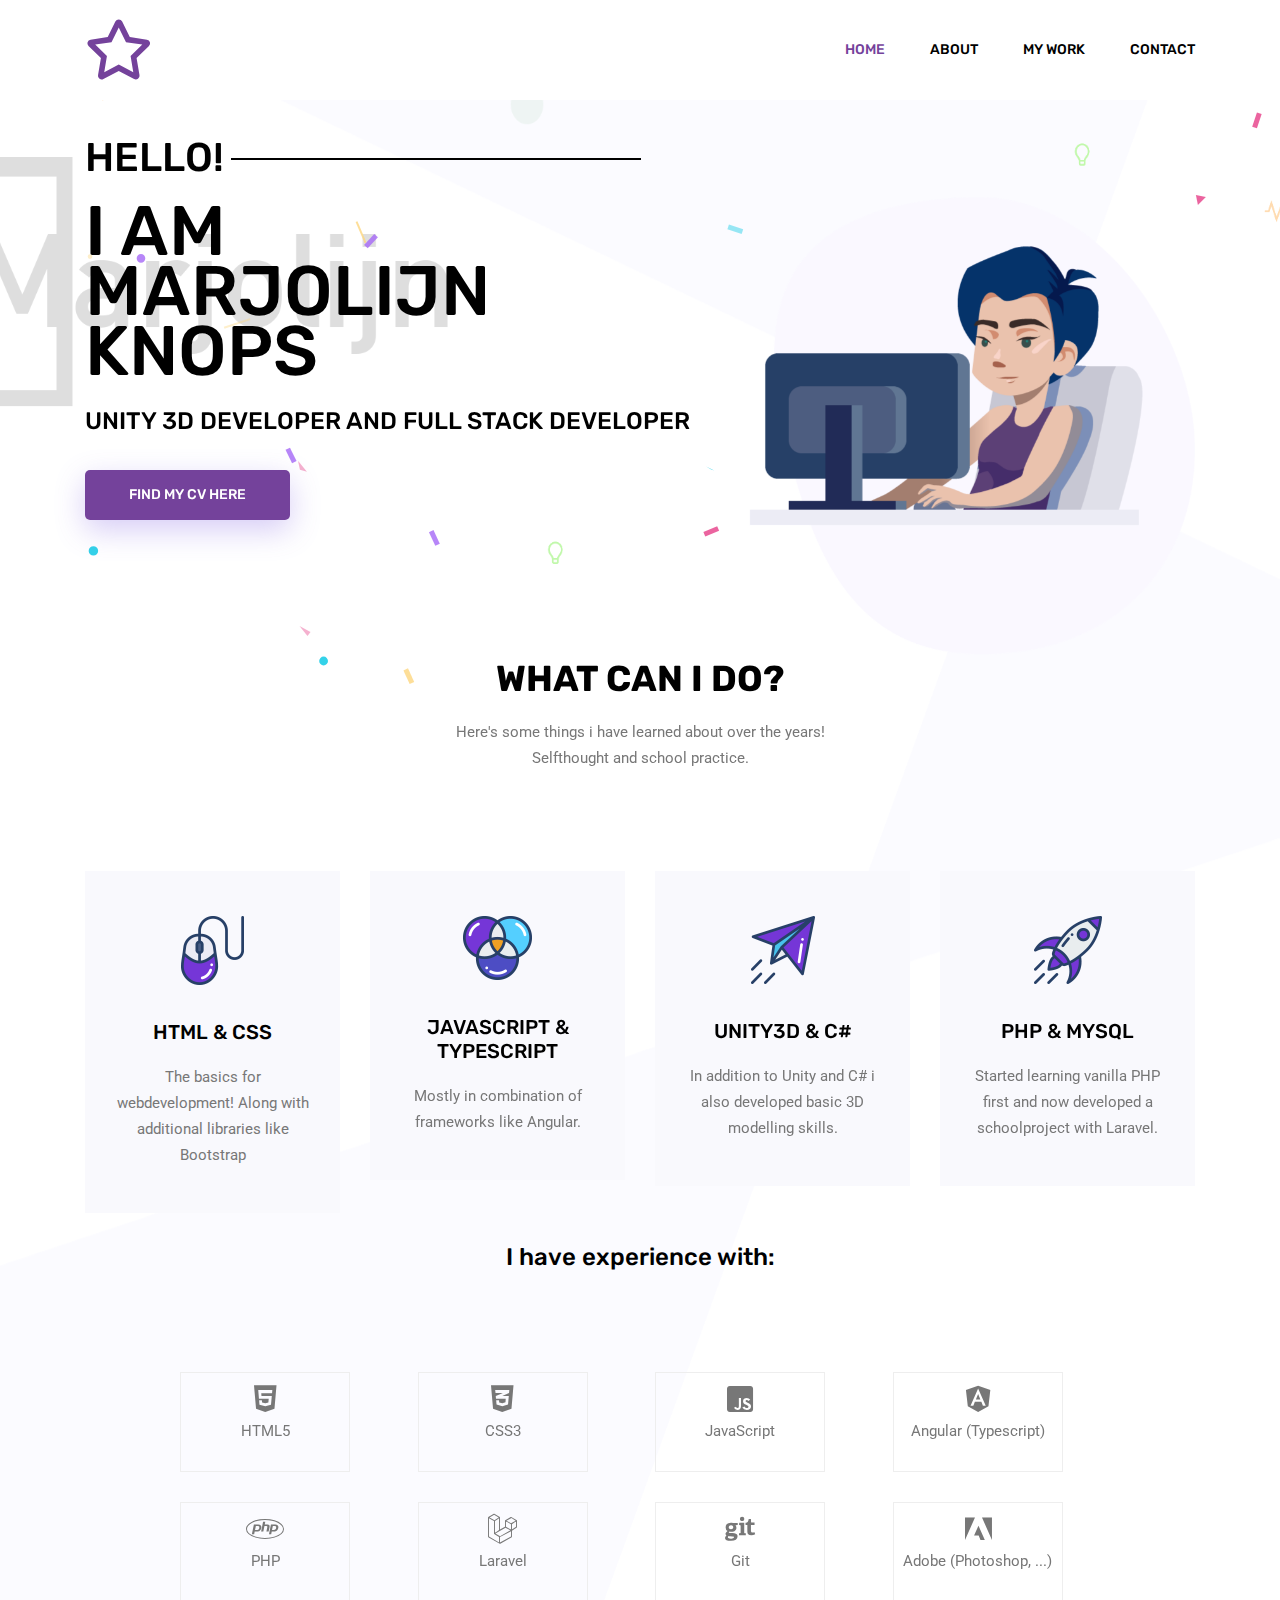
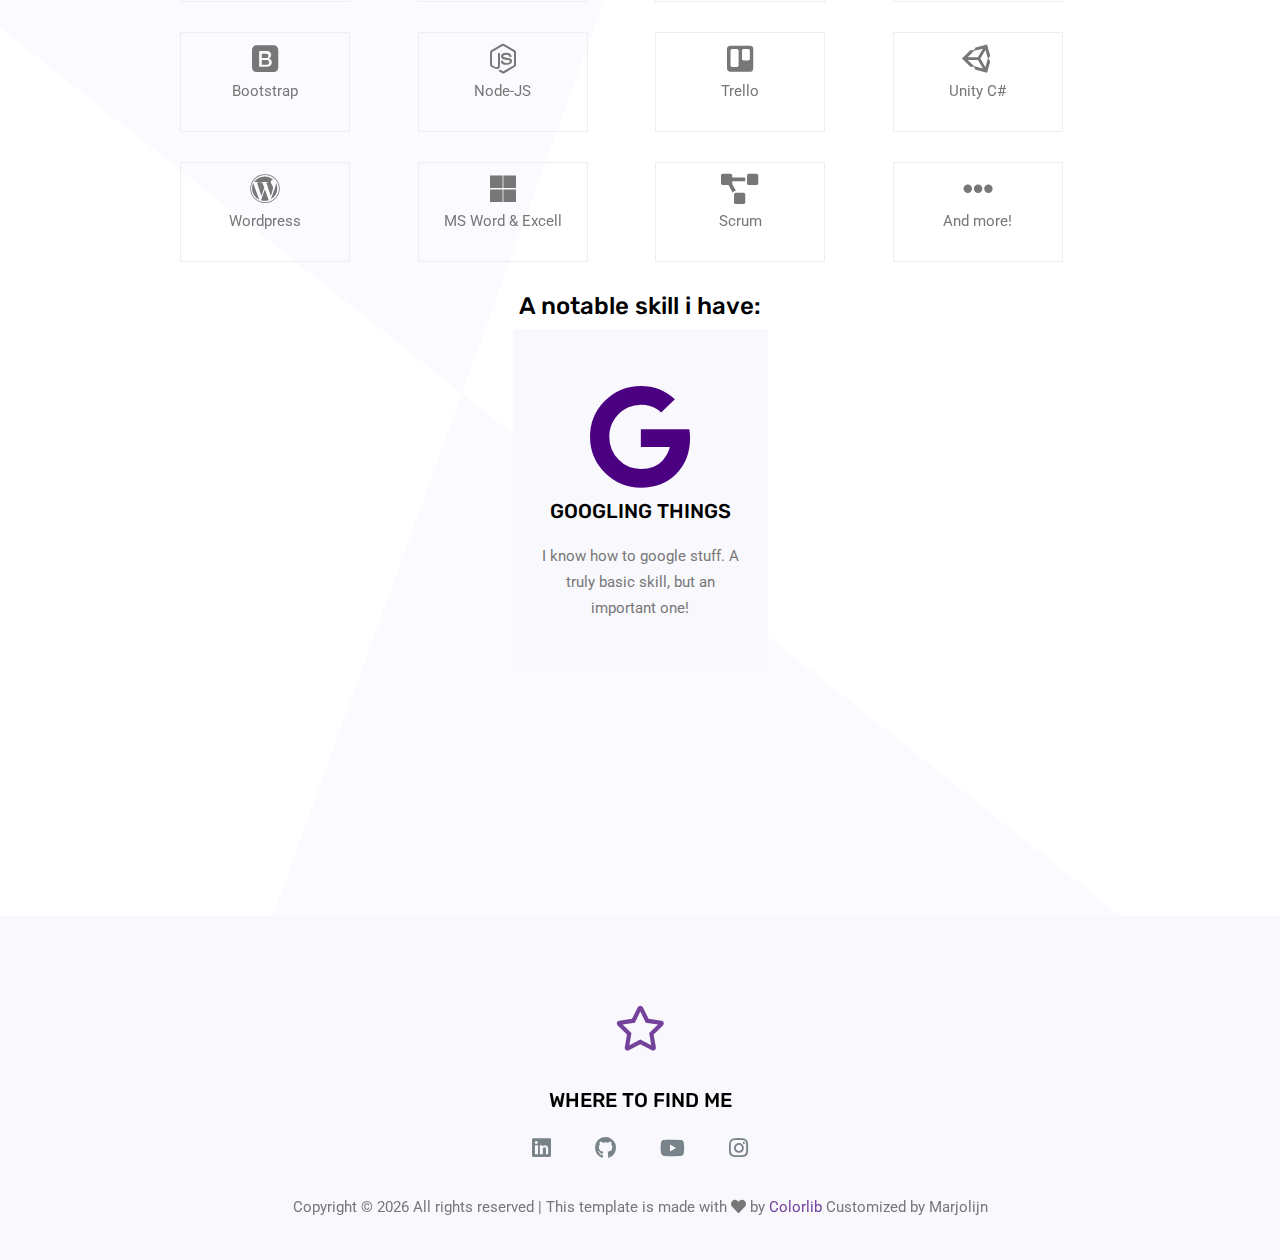
<file: index.html>
<!doctype html>
<html lang="en">

<head>
	<!-- Required meta tags -->
	<meta charset="utf-8">
	<meta name="viewport" content="width=device-width, initial-scale=1, shrink-to-fit=no">
	<link rel="icon" href="img/favicon.png" type="image/png">
	<title>Marjolijn's Portfolio</title>
	<!-- Bootstrap CSS -->
	<link rel="stylesheet" href="css/bootstrap.css">
	<link rel="stylesheet" href="vendors/linericon/style.css">
	<link rel="stylesheet" href="css/font-awesome.min.css">
	<link rel="stylesheet" href="vendors/owl-carousel/owl.carousel.min.css">
	<link rel="stylesheet" href="css/magnific-popup.css">
	<link rel="stylesheet" href="vendors/nice-select/css/nice-select.css">
	<!-- main css -->
	<link rel="stylesheet" href="css/style.css">
	<meta property="og:image" content="img/banner/home-right.png"/>
</head>

<body>

	<canvas id="confetti"></canvas>

	<!--================ Start Header Area =================-->
	<header class="header_area">
		<div class="main_menu">
			<nav class="navbar navbar-expand-lg navbar-light">
				<div class="container">
					<!-- Brand and toggle get grouped for better mobile display -->
					<a class="navbar-brand logo_h" href="index.html"><i class="far fa-3x fa-star"></i></a>
					<button class="navbar-toggler" type="button" data-toggle="collapse"
						data-target="#navbarSupportedContent" aria-controls="navbarSupportedContent"
						aria-expanded="false" aria-label="Toggle navigation">
						<span class="icon-bar"></span>
						<span class="icon-bar"></span>
						<span class="icon-bar"></span>
					</button>
					<!-- Collect the nav links, forms, and other content for toggling -->
					<div class="collapse navbar-collapse offset" id="navbarSupportedContent">
						<ul class="nav navbar-nav menu_nav justify-content-end">
							<li class="nav-item active"><a class="nav-link" href="index.html">Home</a></li>
							<li class="nav-item"><a class="nav-link" href="about.html">About</a></li>
							<li class="nav-item submenu dropdown">
								<a href="cases.html" class="nav-link dropdown-toggle" data-toggle="dropdown" role="button"
									aria-haspopup="true" aria-expanded="false">My work</a>
								<ul class="dropdown-menu">
									<li class="nav-item"><a class="nav-link" href="cases.html">Coding Cases</a></li>
									<li class="nav-item"><a class="nav-link" href="various.html">Various works</a></li>
								</ul>
							</li>
							<li class="nav-item"><a class="nav-link" href="contact.html">Contact</a></li>
						</ul>
					</div>
				</div>
			</nav>
		</div>
	</header>
	<!--================ End Header Area =================-->

	<!--================ Start Home Banner Area =================-->
	<section class="home_banner_area">
		<div class="banner_inner">
			<div class="container">
				<div class="row">
					<div class="col-lg-7">
						<div class="banner_content">
							<h3 class="text-uppercase">Hello!</h3>
							<h1 class="text-uppercase">I am <br>Marjolijn Knops</h1>
							<h5 class="text-uppercase">Unity 3D developer and Full Stack Developer</h5>
							<div class="d-flex align-items-center">
								<a class="primary_btn" href="Resume.pdf" target="_blank"><span>Find my CV here</span></a>
							</div>
						</div>
					</div>
					<div class="col-lg-5">
						<div class="home_right_img">
							<img class="" src="img/banner/home-right.png" alt="">
						</div>
					</div>
				</div>
			</div>
		</div>
	</section>
	<!--================ End Home Banner Area =================-->



	<!--================ Start Features Area =================-->
	<section class="features_area">
		<div class="container">
			<div class="row justify-content-center">
				<div class="col-lg-8 text-center">
					<div class="main_title">
						<h2>What can i do?</h2>
						<p>
							Here's some things i have learned about over the years!<br>
							Selfthought and school practice.
						</p>
					</div>
				</div>
			</div>
			<div class="row feature_inner">
				<div class="col-lg-3 col-md-6">
					<div class="feature_item">
						<img src="img/services/s1.png" alt="">
						<h4>HTML & CSS</h4>
						<p>The basics for webdevelopment! Along with additional libraries like Bootstrap</p>
					</div>
				</div>
				<div class="col-lg-3 col-md-6">
					<div class="feature_item">
						<img src="img/services/s2.png" alt="">
						<h4>Javascript & Typescript</h4>
						<p>Mostly in combination of frameworks like Angular.</p>
					</div>
				</div>
				<div class="col-lg-3 col-md-6">
					<div class="feature_item">
						<img src="img/services/s3.png" alt="">
						<h4>Unity3D & C#</h4>
						<p>In addition to Unity and C# i also developed basic 3D modelling skills.</p>
					</div>
				</div>
				<div class="col-lg-3 col-md-6">
					<div class="feature_item">
						<img src="img/services/s4.png" alt="">
						<h4>PHP & MySQL</h4>
						<p>Started learning vanilla PHP first and now developed a schoolproject with Laravel.</p>
					</div>
				</div>
			</div>
			<div class="main_title">
				<h3>
					I have experience with:
				</h3>
			</div>
			<div class="row justify-content-center">
				<div class="col-lg-10">
					<div class="row">
						<div class="col-lg-3 col-md-3 col-sm-6">
							<div class="single-brand-item d-table">
								<div class="d-table-cell text-center">
									<i class="fab fa-2x fa-html5"></i>
									<p>HTML5</p>
								</div>
							</div>
						</div>
						<div class="col-lg-3 col-md-3 col-sm-6">
							<div class="single-brand-item d-table">
								<div class="d-table-cell text-center">
									<i class="fab fa-2x fa-css3-alt"></i>
									<p>CSS3</p>
								</div>
							</div>
						</div>
						<div class="col-lg-3 col-md-3 col-sm-6">
							<div class="single-brand-item d-table">
								<div class="d-table-cell text-center">
									<i class="fab fa-2x fa-js-square"></i>
									<p>JavaScript</p>
								</div>
							</div>
						</div>
						<div class="col-lg-3 col-md-3 col-sm-6">
							<div class="single-brand-item d-table">
								<div class="d-table-cell text-center">
									<i class="fab fa-2x fa-angular"></i>
									<p>Angular (Typescript)</p>
								</div>
							</div>
						</div>
						<div class="col-lg-3 col-md-3 col-sm-6">
							<div class="single-brand-item d-table">
								<div class="d-table-cell text-center">
									<i class="fab fa-2x fa-php"></i>
									<p>PHP</p>
								</div>
							</div>
						</div>
						<div class="col-lg-3 col-md-3 col-sm-6">
							<div class="single-brand-item d-table">
								<div class="d-table-cell text-center">
									<i class="fab fa-2x fa-laravel"></i>
									<p>Laravel</p>
								</div>
							</div>
						</div>
						<div class="col-lg-3 col-md-3 col-sm-6">
							<div class="single-brand-item d-table">
								<div class="d-table-cell text-center">
									<i class="fab fa-2x fa-git"></i>
									<p>Git</p>
								</div>
							</div>
						</div>
						<div class="col-lg-3 col-md-3 col-sm-6">
							<div class="single-brand-item d-table">
								<div class="d-table-cell text-center">
									<i class="fab fa-2x fa-adobe"></i>
									<p>Adobe (Photoshop, ...)</p>
								</div>
							</div>
						</div>
						<div class="col-lg-3 col-md-3 col-sm-6">
							<div class="single-brand-item d-table">
								<div class="d-table-cell text-center">
									<i class="fab fa-2x fa-bootstrap"></i>
									<p>Bootstrap</p>
								</div>
							</div>
						</div>
						<div class="col-lg-3 col-md-3 col-sm-6">
							<div class="single-brand-item d-table">
								<div class="d-table-cell text-center">
									<i class="fab fa-2x fa-node-js"></i>
									<p>Node-JS</p>
								</div>
							</div>
						</div>
						<div class="col-lg-3 col-md-3 col-sm-6">
							<div class="single-brand-item d-table">
								<div class="d-table-cell text-center">
									<i class="fab fa-2x fa-trello"></i>
									<p>Trello</p>
								</div>
							</div>
						</div>
						<div class="col-lg-3 col-md-3 col-sm-6">
							<div class="single-brand-item d-table">
								<div class="d-table-cell text-center">
									<i class="fab fa-2x fa-unity"></i>
									<p>Unity C#</p>
								</div>
							</div>
						</div>
						<div class="col-lg-3 col-md-3 col-sm-6">
							<div class="single-brand-item d-table">
								<div class="d-table-cell text-center">
									<i class="fab fa-2x fa-wordpress"></i>
									<p>Wordpress</p>
								</div>
							</div>
						</div>
						<div class="col-lg-3 col-md-3 col-sm-6">
							<div class="single-brand-item d-table">
								<div class="d-table-cell text-center">
									<i class="fab fa-2x fa-microsoft"></i>
									<p>MS Word & Excell</p>
								</div>
							</div>
						</div>
						<div class="col-lg-3 col-md-3 col-sm-6">
							<div class="single-brand-item d-table">
								<div class="d-table-cell text-center">
									<i class="fas fa-2x fa-project-diagram"></i>
									<p>Scrum</p>
								</div>
							</div>
						</div>
						<div class="col-lg-3 col-md-3 col-sm-6">
							<div class="single-brand-item d-table">
								<div class="d-table-cell text-center">
									<i class="fas fa-2x fa-ellipsis-h"></i>
									<p>And more!</p>
								</div>
							</div>
						</div>
					</div>
				</div>
			</div>
			<div class="main_title">
				<h3>
					A notable skill i have:
				</h3>
				<div class="row feature_inner justify-content-center">
					<div class="col-lg-3 col-md-6">
						<div class="feature_item">
							<i class="fab fa-7x fa-google"></i>
							<h4>Googling things</h4>
							<p>I know how to google stuff. A truly basic skill, but an important one!</p>
						</div>
					</div>
				</div>
			</div>
		</div>
	</section>
	<!--================ End Features Area =================-->



	<!--================Footer Area =================-->
	<footer class="footer_area">
		<div class="container">
			<div class="row justify-content-center">
				<div class="col-lg-12">
					<div class="footer_top flex-column">
						<div class="footer_logo">
							<a href="index.html">
								<i class="far fa-3x fa-star"></i>
							</a>
							<h4>Where to find me</h4>
						</div>
						<div class="footer_social">
							<a href="https://www.linkedin.com/in/marjolijn-knops-527486174/" target="_blank"><i
									class="fab fa-linkedin"></i></a>
							<a href="https://github.com/MarjellyWeen" target="_blank"><i class="fab fa-github"></i></a>
							<a href="https://www.youtube.com/channel/UC9-kPU368rVF2WAyXy6DMEQ" target="_blank"><i
									class="fab fa-youtube"></i></a>
							<a href="https://www.instagram.com/marjellyween/" target="_blank"><i class="fab fa-instagram"></i></a>
						</div>
					</div>
				</div>
			</div>
			<div class="row footer_bottom justify-content-center">
				<p class="col-lg-8 col-sm-12 footer-text">
					<!-- Link back to Colorlib can't be removed. Template is licensed under CC BY 3.0. -->
					Copyright &copy;
					<script>document.write(new Date().getFullYear());</script> All rights reserved | This template is
					made with <i class="fas fa-heart" aria-hidden="true"></i> by <a href="https://colorlib.com"
						target="_blank">Colorlib</a>
					<!-- Link back to Colorlib can't be removed. Template is licensed under CC BY 3.0. -->
					Customized by Marjolijn
				</p>
			</div>
		</div>
	</footer>
	<!--================End Footer Area =================-->

	<!-- Optional JavaScript -->
	<!-- jQuery first, then Popper.js, then Bootstrap JS -->
	<script src="js/jquery-3.2.1.min.js"></script>
	<script src="js/popper.js"></script>
	<script src="js/bootstrap.min.js"></script>
	<script src="js/stellar.js"></script>
	<script src="js/jquery.magnific-popup.min.js"></script>
	<script src="vendors/nice-select/js/jquery.nice-select.min.js"></script>
	<script src="vendors/isotope/imagesloaded.pkgd.min.js"></script>
	<script src="vendors/isotope/isotope-min.js"></script>
	<script src="vendors/owl-carousel/owl.carousel.min.js"></script>
	<script src="js/jquery.ajaxchimp.min.js"></script>
	<script src="js/mail-script.js"></script>
	<script src="js/confetti.min.js"></script>
	<script src="js/theme.js"></script>



</body>

</html>
</file>
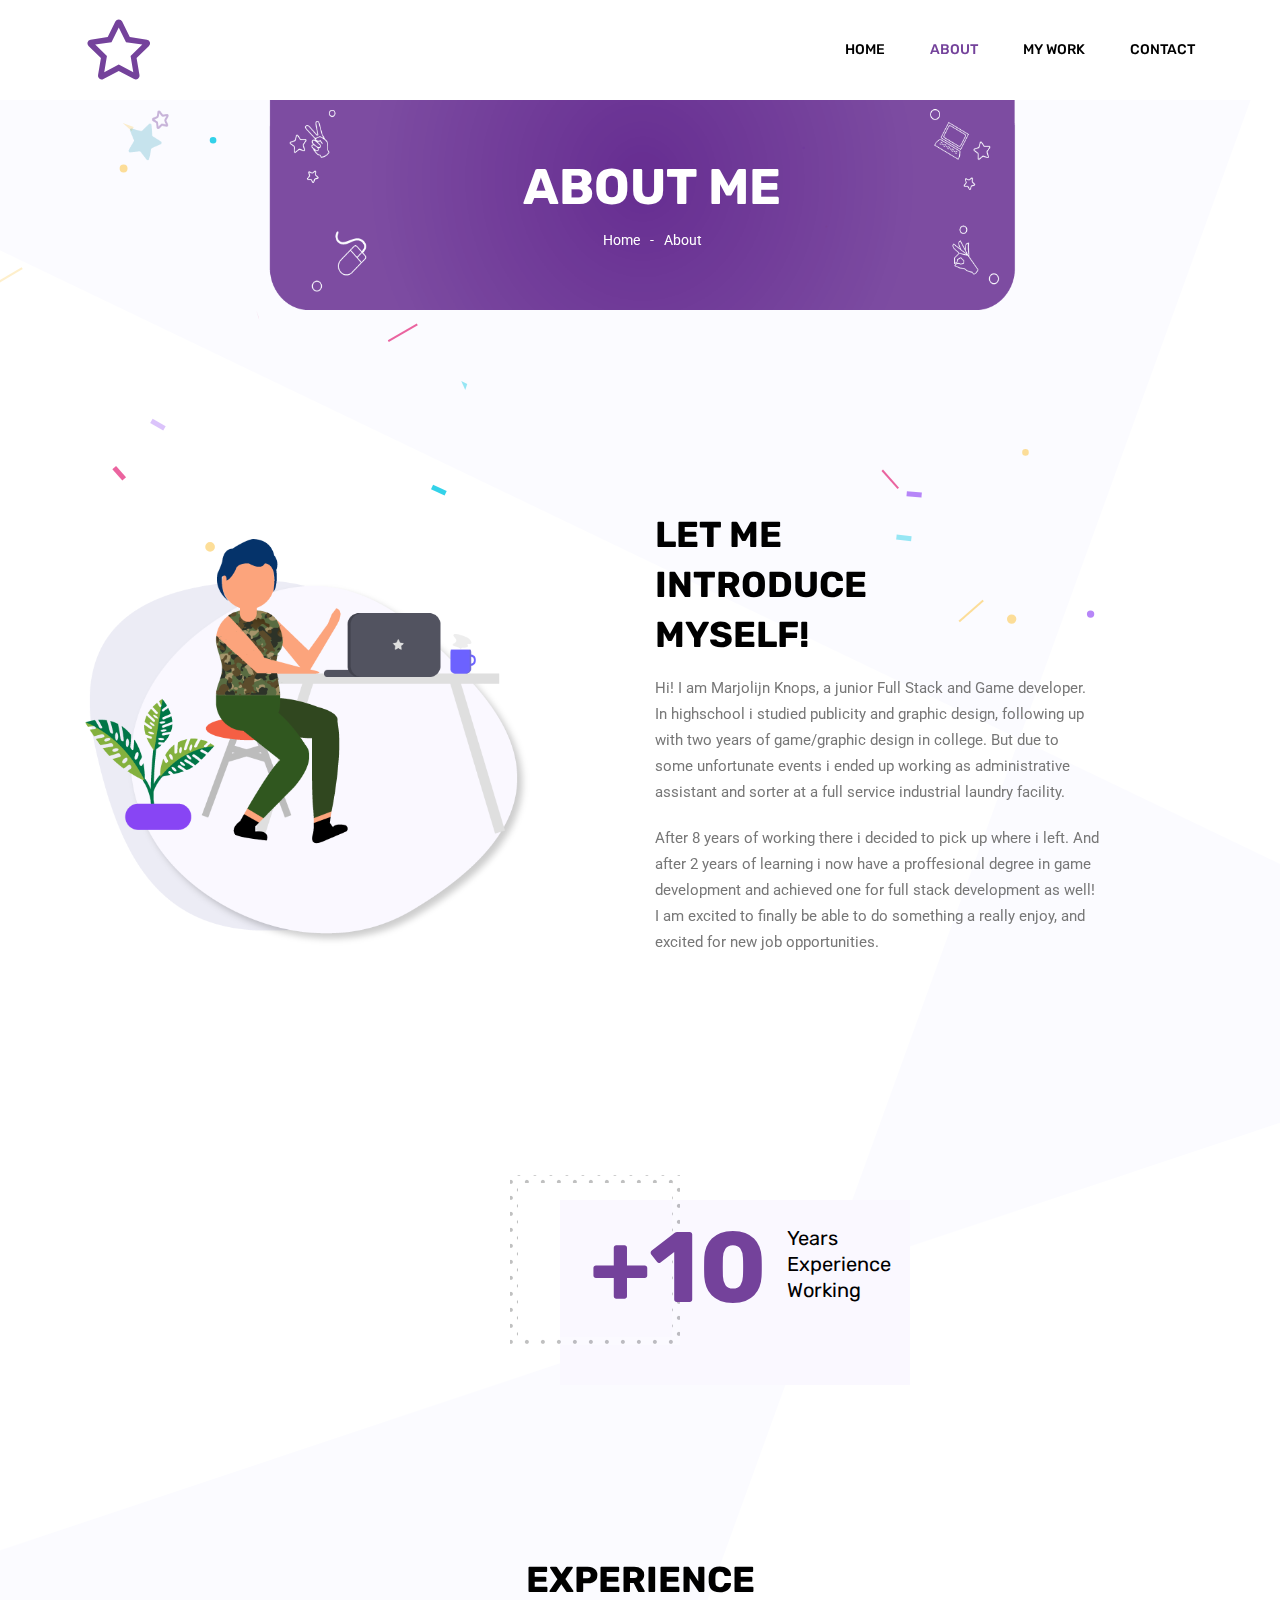
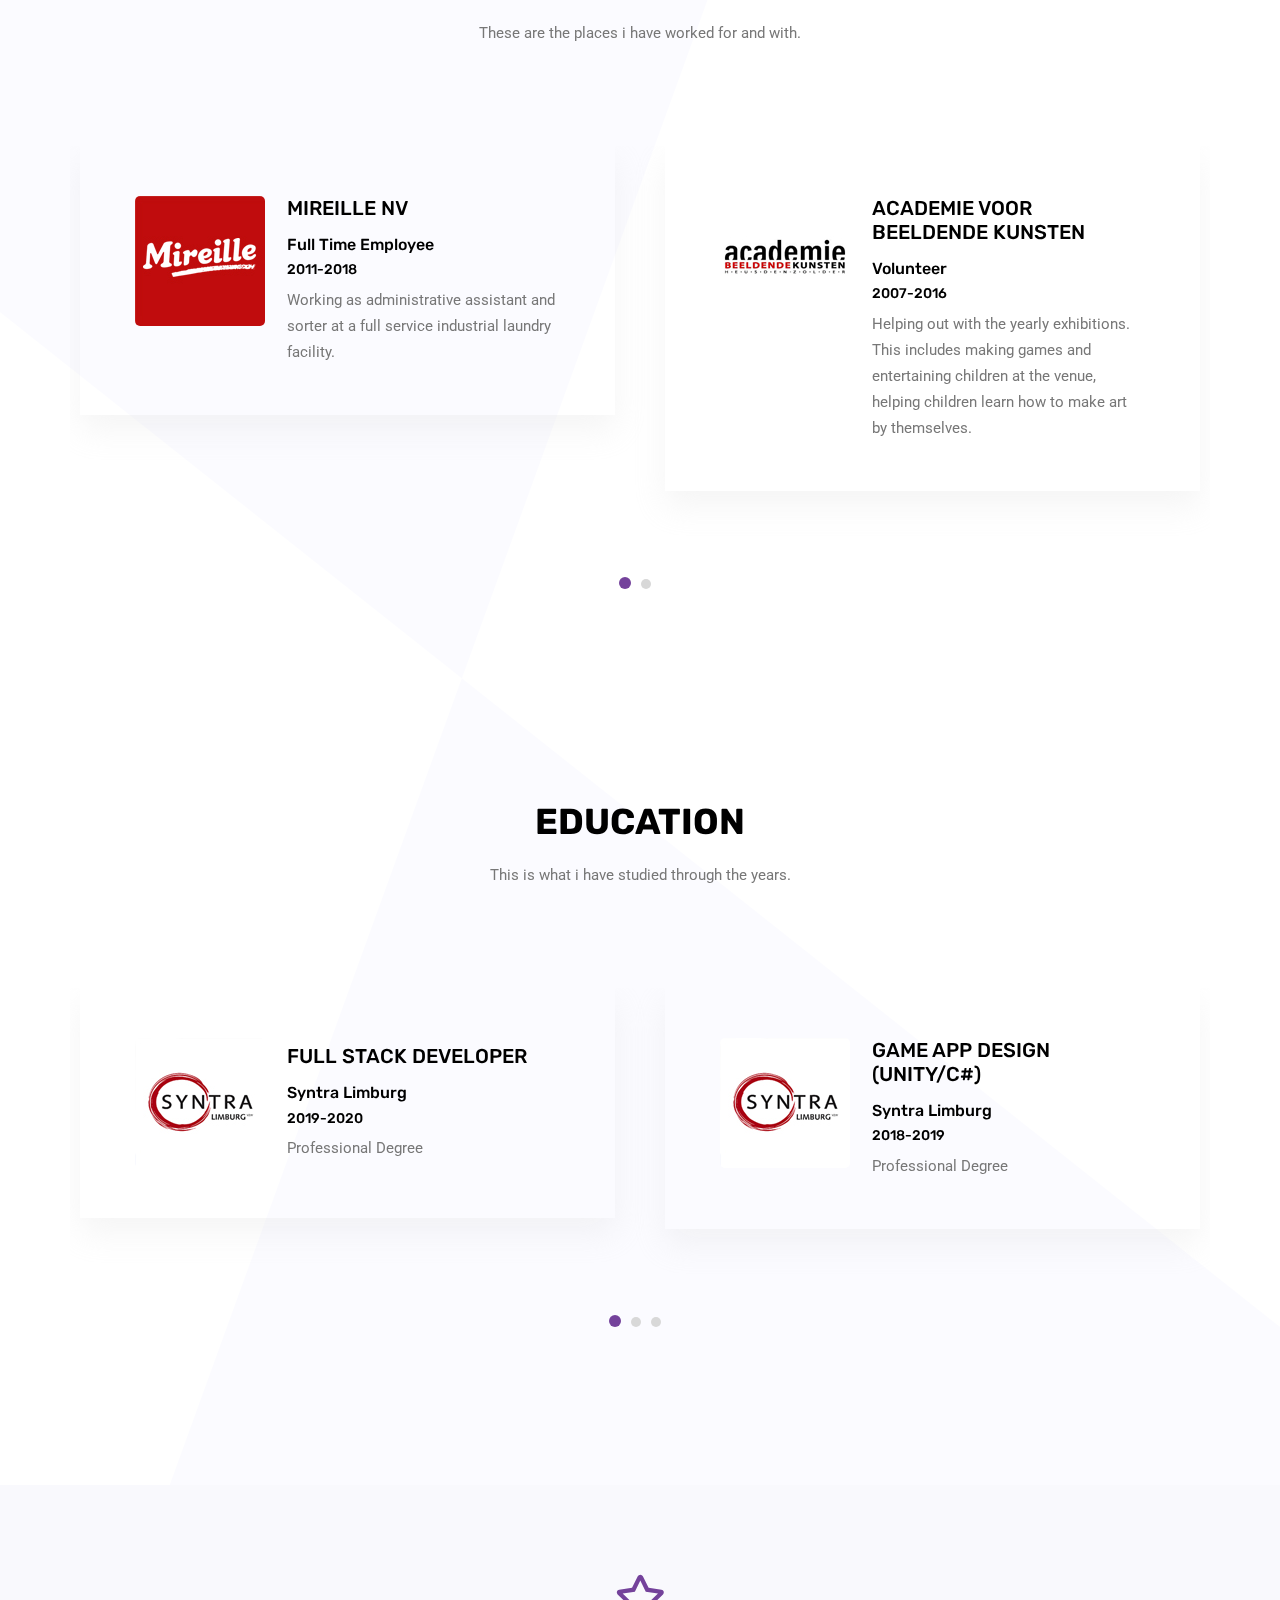
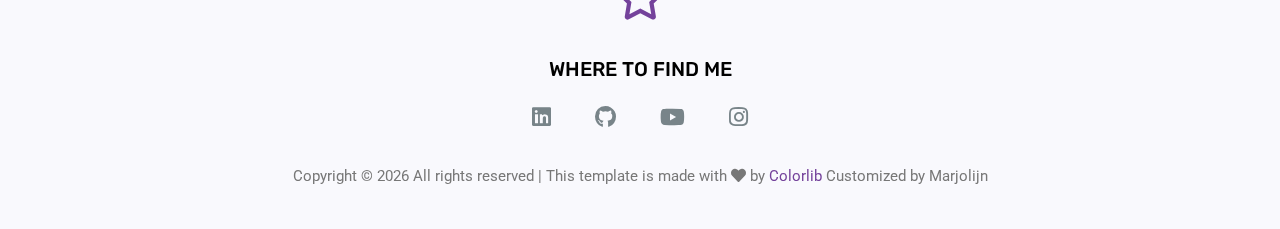
<file: about.html>
<!doctype html>
<html lang="en">

<head>
	<!-- Required meta tags -->
	<meta charset="utf-8">
	<meta name="viewport" content="width=device-width, initial-scale=1, shrink-to-fit=no">
	<link rel="icon" href="img/favicon.png" type="image/png">
	<title>About Me</title>
	<!-- Bootstrap CSS -->
	<link rel="stylesheet" href="css/bootstrap.css">
	<link rel="stylesheet" href="vendors/linericon/style.css">
	<link rel="stylesheet" href="css/font-awesome.min.css">
	<link rel="stylesheet" href="vendors/owl-carousel/owl.carousel.min.css">
	<link rel="stylesheet" href="css/magnific-popup.css">
	<link rel="stylesheet" href="vendors/nice-select/css/nice-select.css">
	<!-- main css -->
	<link rel="stylesheet" href="css/style.css">
</head>

<body>

    <canvas id="confetti"></canvas>

	<!--================ Start Header Area =================-->
	<header class="header_area">
		<div class="main_menu">
			<nav class="navbar navbar-expand-lg navbar-light">
				<div class="container">
					<!-- Brand and toggle get grouped for better mobile display -->
					<a class="navbar-brand logo_h" href="index.html"><i class="far fa-3x fa-star"></i></a>
					<button class="navbar-toggler" type="button" data-toggle="collapse"
						data-target="#navbarSupportedContent" aria-controls="navbarSupportedContent"
						aria-expanded="false" aria-label="Toggle navigation">
						<span class="icon-bar"></span>
						<span class="icon-bar"></span>
						<span class="icon-bar"></span>
					</button>
					<!-- Collect the nav links, forms, and other content for toggling -->
					<div class="collapse navbar-collapse offset" id="navbarSupportedContent">
						<ul class="nav navbar-nav menu_nav justify-content-end">
							<li class="nav-item"><a class="nav-link" href="index.html">Home</a></li>
							<li class="nav-item active"><a class="nav-link" href="about.html">About</a></li>
							<li class="nav-item submenu dropdown">
								<a href="#" class="nav-link dropdown-toggle" data-toggle="dropdown" role="button"
									aria-haspopup="true" aria-expanded="false">My work</a>
								<ul class="dropdown-menu">
									<li class="nav-item"><a class="nav-link" href="cases.html">Coding Cases</a></li>
									<li class="nav-item"><a class="nav-link" href="various.html">Various works</a></li>
								</ul>
							</li>
							<li class="nav-item"><a class="nav-link" href="contact.html">Contact</a></li>
						</ul>
					</div>
				</div>
			</nav>
		</div>
	</header>
	<!--================ End Header Area =================-->

    <!--================ Start Banner Area =================-->
    <section class="banner_area">
        <div class="banner_inner d-flex align-items-center">
            <div class="container">
                <div class="banner_content text-center">
                    <h2>About Me</h2>
                    <div class="page_link">
                        <a href="index.html">Home</a>
                        <a href="about.html">About</a>
                    </div>
                </div>
            </div>
        </div>
    </section>
    <!--================ End Banner Area =================-->
    
   <!--================ Start About Us Area =================-->
   <section class="about_area section_gap">
    <div class="container">
        <div class="row justify-content-start align-items-center">
            <div class="col-lg-5">
                <div class="about_img">
                    <img class="" src="img/about-us.png" alt="">
                </div>
            </div>

            <div class="offset-lg-1 col-lg-5">
                <div class="main_title text-left">
                    <h2>Let me <br>
                        Introduce<br>
                        myself!</h2>
                    <p>
                        Hi! I am Marjolijn Knops, a junior Full Stack and Game developer. In highschool i studied
                        publicity and graphic design,
                        following up with two years of game/graphic design in college. But due to some unfortunate
                        events i ended up working as
                        administrative assistant and sorter at a full service industrial laundry facility.
                    </p>
                    <p>
                        After 8 years of working there i decided to pick up where i left. And after 2 years of
                        learning i now have a
                        proffesional degree in game development and achieved one for full stack development as well!
                        I am excited to finally be able to do something a really enjoy, and excited for new job
                        opportunities.
                    </p>
                </div>
            </div>
        </div>
    </div>
</section>
    <!--================ End About Us Area =================-->

	<!--================ Srart Brand Area =================-->
	<section class="brand_area section_gap_bottom">
        <div class="container">
            <div class="row justify-content-center">
                <div class="offset-lg-2 col-lg-4 col-md-6">
                    <div class="client-info">
                        <div class="d-flex mb-50">
                            <span class="lage">+10</span>
                            <span class="smll">Years Experience Working</span>
                        </div>
                    </div>
                </div>
            </div>
        </div>
    </section>
    <!--================ End Brand Area =================-->

	<!--================ Start Experience Area =================-->
	<div class="testimonial_area section_gap_bottom">
        <div class="container">
            <div class="row justify-content-center">
                <div class="col-lg-8 text-center">
                    <div class="main_title">
                        <h2>Experience</h2>
                        <p>These are the places i have worked for and with. <br>
                                </p>
                    </div>
                </div>
            </div>
            <div class="row">
                <div class="testi_slider owl-carousel">
                    <div class="testi_item">
                        <div class="row">
                            <div class="col-lg-4">
                                <img src="img/experience/mireille.jpg" alt="Mireille_NV">
                            </div>
                            <div class="col-lg-8">
                                <div class="testi_text">
                                    <h4>Mireille NV</h4>
                                    <h5>Full Time Employee</h5>
                                    <h6>2011-2018</h6>
                                    <p>Working as administrative assistant and sorter at a full service industrial laundry facility. </p>
                                </div>
                            </div>
                        </div>
                    </div>
                    <div class="testi_item">
                        <div class="row">
                            <div class="col-lg-4">
                                <img src="img/experience/academie.jpg" alt="Academie_Beeldende_kunsten">
                            </div>
                            <div class="col-lg-8">
                                <div class="testi_text">
                                    <h4>Academie voor Beeldende Kunsten</h4>
                                    <h5>Volunteer</h5>
                                    <h6>2007-2016</h6>
                                    <p>Helping out with the yearly exhibitions. This includes making games and entertaining children at the venue, helping children learn how to make art by themselves.</p>
                                </div>
                            </div>
                        </div>
                    </div>
                    <div class="testi_item">
                        <div class="row">
                            <div class="col-lg-4">
                                <img src="img/experience/ort.jpg" alt="ORT-Multimedia">
                            </div>
                            <div class="col-lg-8">
                                <div class="testi_text">
                                    <h4>ORT-Multimedia</h4>
                                    <h5>Trainee/Internship</h5>
                                    <h6>2008-2009</h6>
                                    <p>Creating dummy websites, banners and logo's as part of my training.</p>
                                </div>
                            </div>
                        </div>
                    </div>
                    <div class="testi_item">
                        <div class="row">
                            <div class="col-lg-4">
                                <img src="img/experience/allpainting.jpg" alt="all_painting_publicity">
                            </div>
                            <div class="col-lg-8">
                                <div class="testi_text">
                                    <h4>All Painting Publicity</h4>
                                    <h5>Trainee/Internship</h5>
                                    <h6>2006-2008</h6>
                                    <p>Screen Printing Trainee. Learning how to prepare screens/meshes professionally. Occasionally designing posters for customers</p>
                                </div>
                            </div>
                        </div>
                    </div>
                </div>
            </div>
        </div>
    </div>
        <!--================ Education Area =================-->
    <div class="testimonial_area section_gap_bottom">
        <div class="container">
            <div class="row justify-content-center">
                <div class="col-lg-8 text-center">
                    <div class="main_title">
                        <h2>Education</h2>
                        <p>This is what i have studied through the years.</p>
                    </div>
                </div>
            </div>
            <div class="row">
                <div class="testi_slider owl-carousel">
                    <div class="testi_item">
                        <div class="row">
                            <div class="col-lg-4">
                                <img src="img/experience/syntra.jpg" alt="syntra_limburg">
                            </div>
                            <div class="col-lg-8">
                                <div class="testi_text">
                                    <h4>Full Stack Developer</h4>
                                    <h5>Syntra Limburg</h5>
                                    <h6>2019-2020</h6>
                                    <p>Professional Degree</p>
                                </div>
                            </div>
                        </div>
                    </div>
                    <div class="testi_item">
                        <div class="row">
                            <div class="col-lg-4">
                                <img src="img/experience/syntra.jpg" alt="syntra_limburg">
                            </div>
                            <div class="col-lg-8">
                                <div class="testi_text">
                                    <h4>Game App Design (Unity/C#)</h4>
                                    <h5>Syntra Limburg</h5>
                                    <h6>2018-2019</h6>
                                    <p>Professional Degree</p>
                                </div>
                            </div>
                        </div>
                    </div>
                    <div class="testi_item">
                        <div class="row">
                            <div class="col-lg-4">
                                <img src="img/experience/syntra.jpg" alt="syntra_limburg">
                            </div>
                            <div class="col-lg-8">
                                <div class="testi_text">
                                    <h4>Post Mortem Care</h4>
                                    <h5>Syntra Limburg</h5>
                                    <h6>September-December 2017 (Short Training)</h6>
                                    <p>Professional Degree</p>
                                </div>
                            </div>
                        </div>
                    </div>
                    <div class="testi_item">
                        <div class="row">
                            <div class="col-lg-4">
                                <img src="img/experience/kta2.jpg" alt="kta2_villers">
                            </div>
                            <div class="col-lg-8">
                                <div class="testi_text">
                                    <h4>Publicity and Illustration</h4>
                                    <h5>KTA2 Villers Hasselt</h5>
                                    <h6>2004-2009</h6>
                                    <p>High School Diploma</p>
                                </div>
                            </div>
                        </div>
                    </div>
                    <div class="testi_item">
                        <div class="row">
                            <div class="col-lg-4">
                                <img src="img/experience/academie.jpg" alt="Academie_Beeldende_kunsten">
                            </div>
                            <div class="col-lg-8">
                                <div class="testi_text">
                                    <h4>Visual Arts</h4>
                                    <h5>Academie voor Beeldende Kunsten, Heusden-Zolder</h5>
                                    <h6>1998-2009</h6>
                                    <p>Professional Certificate</p>
                                </div>
                            </div>
                        </div>
                    </div>
                    <div class="testi_item">
                        <div class="row">
                            <div class="col-lg-4">
                                <img src="img/experience/pxl.jpg" alt="PXL_Hogeschool">
                            </div>
                            <div class="col-lg-8">
                                <div class="testi_text">
                                    <h4>Game and Interactive Media Design</h4>
                                    <h5>PXL</h5>
                                    <h6>2009-2011</h6>
                                    <p>Bachelor (unfinished)</p>
                                </div>
                            </div>
                        </div>
                    </div>
                </div>
            </div>
        </div>
    </div>
    <!--================ End Testimonial Area =================-->
    
        
        <!--================Footer Area =================-->
        <footer class="footer_area">
            <div class="container">
                <div class="row justify-content-center">
                    <div class="col-lg-12">
                        <div class="footer_top flex-column">
                            <div class="footer_logo">
                                <a href="index.html">
                                    <i class="far fa-3x fa-star"></i>
                                </a>
                                <h4>Where to find me</h4>
                            </div>
                            <div class="footer_social">
                                <a href="https://www.linkedin.com/in/marjolijn-knops-527486174/" target="_blank"><i
                                        class="fab fa-linkedin"></i></a>
                                <a href="https://github.com/MarjellyWeen" target="_blank"><i class="fab fa-github"></i></a>
                                <a href="https://www.youtube.com/channel/UC9-kPU368rVF2WAyXy6DMEQ" target="_blank"><i
                                        class="fab fa-youtube"></i></a>
                                <a href="https://www.instagram.com/marjellyween/" target="_blank"><i class="fab fa-instagram"></i></a>
                            </div>
                        </div>
                    </div>
                </div>
                <div class="row footer_bottom justify-content-center">
                    <p class="col-lg-8 col-sm-12 footer-text">
                        <!-- Link back to Colorlib can't be removed. Template is licensed under CC BY 3.0. -->
                        Copyright &copy;
                        <script>document.write(new Date().getFullYear());</script> All rights reserved | This template is
                        made with <i class="fas fa-heart" aria-hidden="true"></i> by <a href="https://colorlib.com"
                            target="_blank">Colorlib</a>
                        <!-- Link back to Colorlib can't be removed. Template is licensed under CC BY 3.0. -->
                        Customized by Marjolijn
                    </p>
                </div>
            </div>
        </footer>
    <!--================End Footer Area =================-->
    
    <!-- Optional JavaScript -->
    <!-- jQuery first, then Popper.js, then Bootstrap JS -->
    <script src="js/jquery-3.2.1.min.js"></script>
    <script src="js/popper.js"></script>
    <script src="js/bootstrap.min.js"></script>
    <script src="js/stellar.js"></script>
    <script src="js/jquery.magnific-popup.min.js"></script>
    <script src="vendors/nice-select/js/jquery.nice-select.min.js"></script>
    <script src="vendors/isotope/imagesloaded.pkgd.min.js"></script>
    <script src="vendors/isotope/isotope-min.js"></script>
    <script src="vendors/owl-carousel/owl.carousel.min.js"></script>
    <script src="js/jquery.ajaxchimp.min.js"></script>
    <script src="js/mail-script.js"></script>
    <script src="js/confetti.min.js"></script>
    <script src="js/theme.js"></script>
</body>

</html>
</file>
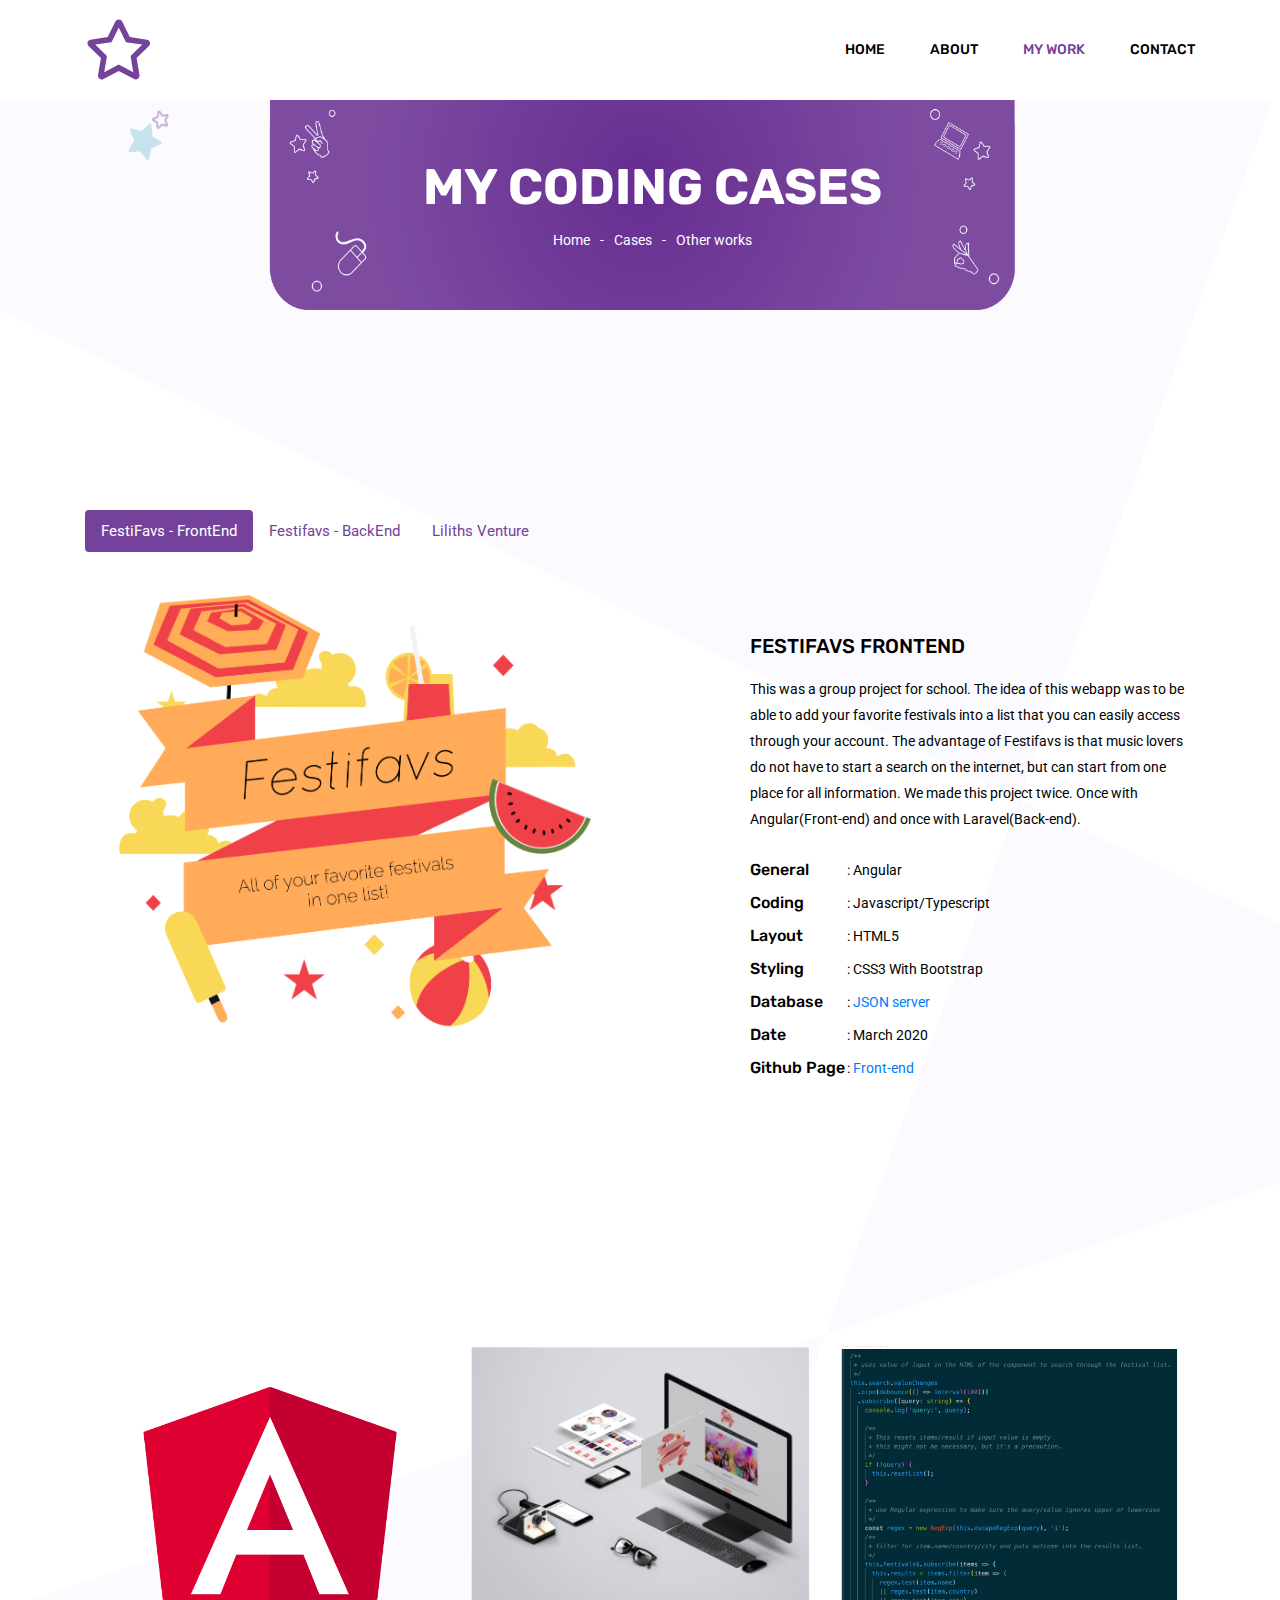
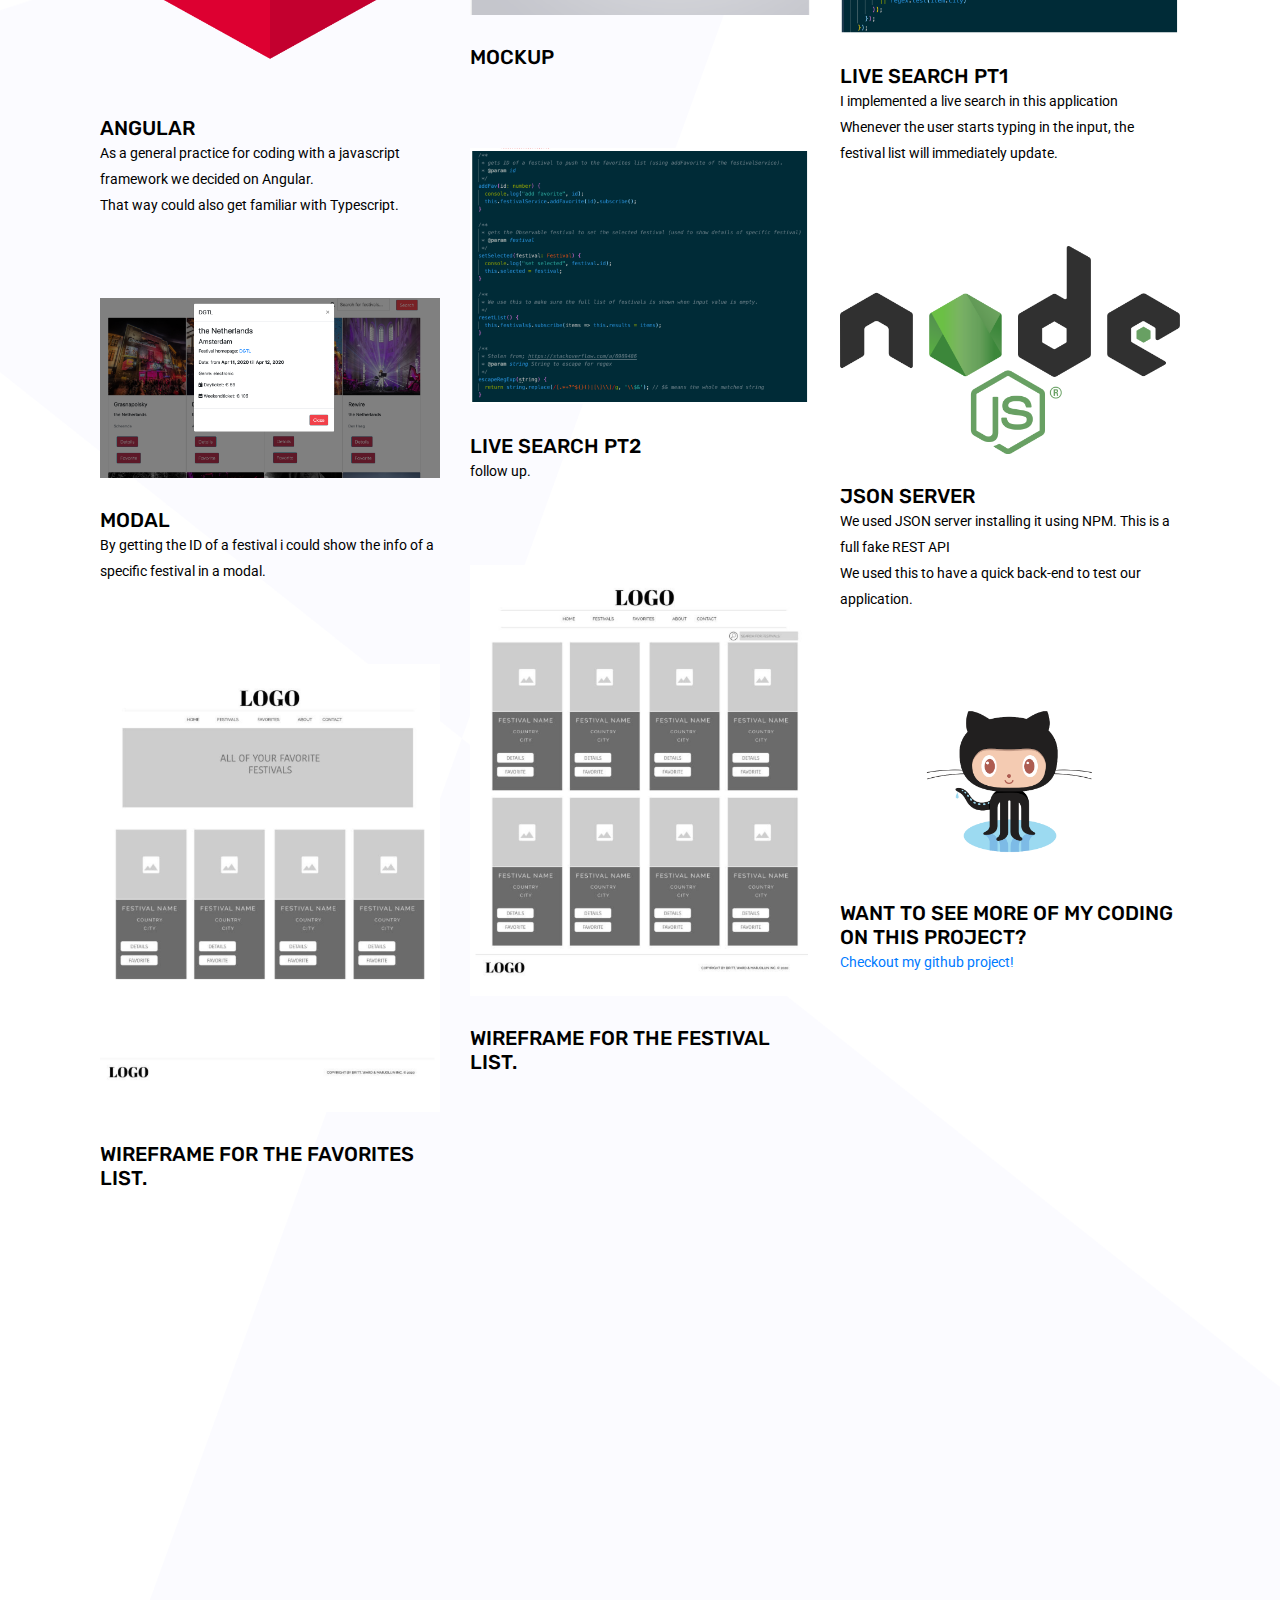
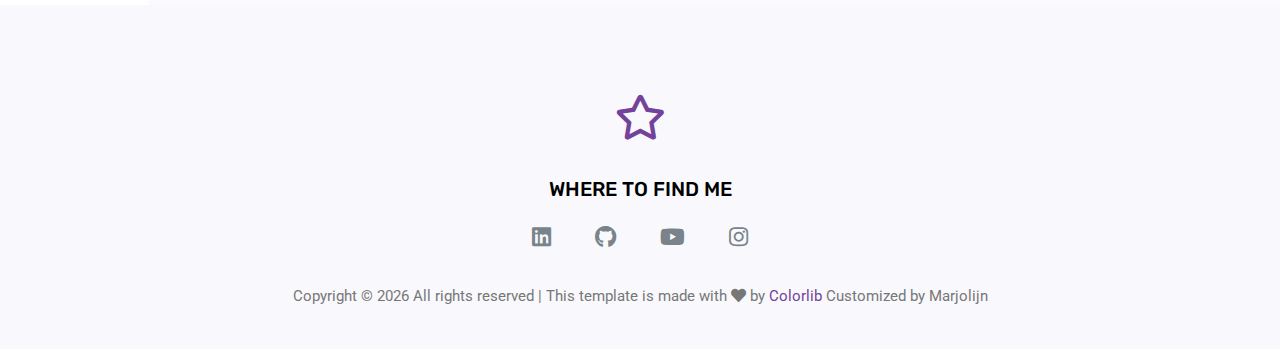
<file: cases.html>
<!doctype html>
<html lang="en">

<head>
	<!-- Required meta tags -->
	<meta charset="utf-8">
	<meta name="viewport" content="width=device-width, initial-scale=1, shrink-to-fit=no">
	<link rel="icon" href="img/favicon.png" type="image/png">
	<title>Cases</title>
	<!-- Bootstrap CSS -->
	<link rel="stylesheet" href="css/bootstrap.css">
	<link rel="stylesheet" href="vendors/linericon/style.css">
	<link rel="stylesheet" href="css/font-awesome.min.css">
	<link rel="stylesheet" href="vendors/owl-carousel/owl.carousel.min.css">
	<link rel="stylesheet" href="css/magnific-popup.css">
	<link rel="stylesheet" href="vendors/nice-select/css/nice-select.css">
	<!-- main css -->
	<link rel="stylesheet" href="css/style.css">
</head>

<body>

	<!--================ Start Header Area =================-->
	<header class="header_area">
		<div class="main_menu">
			<nav class="navbar navbar-expand-lg navbar-light">
				<div class="container">
					<!-- Brand and toggle get grouped for better mobile display -->
					<a class="navbar-brand logo_h" href="index.html"><i class="far fa-3x fa-star"></i></a>
					<button class="navbar-toggler" type="button" data-toggle="collapse"
						data-target="#navbarSupportedContent" aria-controls="navbarSupportedContent"
						aria-expanded="false" aria-label="Toggle navigation">
						<span class="icon-bar"></span>
						<span class="icon-bar"></span>
						<span class="icon-bar"></span>
					</button>
					<!-- Collect the nav links, forms, and other content for toggling -->
					<div class="collapse navbar-collapse offset" id="navbarSupportedContent">
						<ul class="nav navbar-nav menu_nav justify-content-end">
							<li class="nav-item"><a class="nav-link" href="index.html">Home</a></li>
							<li class="nav-item"><a class="nav-link" href="about.html">About</a></li>
							<li class="nav-item active submenu dropdown">
								<a href="#" class="nav-link dropdown-toggle" data-toggle="dropdown" role="button"
									aria-haspopup="true" aria-expanded="false">My work</a>
								<ul class="dropdown-menu">
									<li class="nav-item"><a class="nav-link" href="cases.html">Coding Cases</a></li>
									<li class="nav-item"><a class="nav-link" href="various.html">Various works</a></li>
								</ul>
							</li>
							<li class="nav-item"><a class="nav-link" href="contact.html">Contact</a></li>
						</ul>
					</div>
				</div>
			</nav>
		</div>
	</header>
	<!--================ End Header Area =================-->

	<!--================ Start Banner Area =================-->
	<section class="banner_area">
		<div class="banner_inner d-flex align-items-center">
			<div class="container">
				<div class="banner_content text-center">
					<h2>My Coding Cases</h2>
					<div class="page_link">
						<a href="index.html">Home</a>
						<a href="cases.html">Cases</a>
						<a href="cases.html">Other works</a>
					</div>
				</div>
			</div>
		</div>
	</section>
	<!--================ End Banner Area =================-->

	<!--================Start Portfolio Details Area =================-->
	<section class="portfolio_details_area section_gap">
		<div class="container">

			<ul class="nav nav-pills mb-3" id="pills-tab" role="tablist">
				<li class="nav-item" role="presentation">
					<a class="nav-link active" id="pills-angular-tab" data-toggle="pill" href="#pills-angular"
						role="tab" aria-controls="pills-angular" aria-selected="true">FestiFavs - FrontEnd</a>
				</li>
				<li class="nav-item" role="presentation">
					<a class="nav-link" id="pills-laravel-tab" data-toggle="pill" href="#pills-laravel" role="tab"
						aria-controls="pills-laravel" aria-selected="false">Festifavs - BackEnd </a>
				</li>
				<li class="nav-item" role="presentation">
					<a class="nav-link" id="pills-unity-tab" data-toggle="pill" href="#pills-unity" role="tab"
						aria-controls="pills-unity" aria-selected="false">Liliths Venture</a>
				</li>
			</ul>
			<div class="tab-content" id="pills-tabContent">

				<div class="tab-pane fade show active" id="pills-angular" role="tabpanel"
					aria-labelledby="pills-angular-tab">
					<div class="portfolio_details_inner">
						<div class="row">
							<div class="col-lg-6">
								<div class="left_img">
									<img class="img-fluid" src="img/cases/festifavs/festifavs_logo.png" alt="festifavs">
								</div>
							</div>
							<div class="offset-lg-1 col-lg-5">
								<div class="portfolio_right_text mt-30">
									<h4 class="text-uppercase">FestiFavs FrontEnd</h4>
									<p>
										This was a group project for school. The idea of this webapp was to be able to add your favorite
										festivals into a list that you can easily access through your account. The advantage of Festifavs is that music lovers do not have to start a search on the internet, but can start from one place for all information.
										We made this project twice. Once with Angular(Front-end) and once with Laravel(Back-end).
									</p>
									<ul class="list">
										<li><span>General</span>: Angular</li>
										<li><span>Coding</span>: Javascript/Typescript</li>
										<li><span>Layout</span>: HTML5</li>
										<li><span>Styling</span>: CSS3 With Bootstrap</li>
										<li><span>Database</span>: <a href="https://www.npmjs.com/package/json-server">JSON server</a></li>
										<li><span>Date</span>: March 2020</li>
										<li><span>Github Page</span>: <a href="https://github.com/MarjellyWeen/SyntraFE-EP2020" target="_blank">Front-end</a></li>
									</ul>
								</div>
							</div>
						</div>
						<section class="portfolio_area section_gap_top" id="portfolio">
							<div class="container">
								<div class="filters-content">
									<div class="row portfolio-grid justify-content-center">
										<div class="col-lg-4 col-md-6 all school">
											<div class="portfolio_box">
												<div class="single_portfolio">
													<img class="img-fluid w-100" src="img/cases/festifavs/fe/Angular_full_color_logo.svg.png" alt="">
													<div class="overlay"></div>
													<a href="img/cases/festifavs/fe/mvc-in-angular.jpg" class="img-gal">
														<div class="icon">
															<span class="lnr lnr-cross"></span>
														</div>
													</a>
												</div>
												<div class="short_info">
													<h4><a href="https://angular.io/">Angular</a></h4>
													<p>As a general practice for coding with a javascript framework we decided on Angular. <br> That way could also get familiar with Typescript.</p>
												</div>
											</div>
										</div>
										<div class="col-lg-4 col-md-6 all hobby">
											<div class="portfolio_box">
												<div class="single_portfolio">
													<img class="img-fluid w-100" src="img/cases/festifavs/mockup.png" alt="">
													<div class="overlay"></div>
													<a href="img/cases/festifavs/mockup.png" class="img-gal">
														<div class="icon">
															<span class="lnr lnr-cross"></span>
														</div>
													</a>
												</div>
												<div class="short_info">
													<h4>Mockup</h4>
												</div>
											</div>
										</div> 
										<div class="col-lg-4 col-md-6 all hobby">
											<div class="portfolio_box">
												<div class="single_portfolio">
													<img class="img-fluid w-100" src="img/cases/festifavs/fe/fe2.png" alt="">
													<div class="overlay"></div>
													<a href="img/cases/festifavs/fe/fe2.png" class="img-gal">
														<div class="icon">
															<span class="lnr lnr-cross"></span>
														</div>
													</a>
												</div>
												<div class="short_info">
													<h4>Live search pt1</h4>
													<p>I implemented a live search in this application <br> Whenever the user starts typing in the input, the festival list will immediately update.</p>
												</div>
											</div>
										</div> 
										<div class="col-lg-4 col-md-6 all hobby">
											<div class="portfolio_box">
												<div class="single_portfolio">
													<img class="img-fluid w-100" src="img/cases/festifavs/fe/fe3.png" alt="">
													<div class="overlay"></div>
													<a href="img/cases/festifavs/fe/fe3.png" class="img-gal">
														<div class="icon">
															<span class="lnr lnr-cross"></span>
														</div>
													</a>
												</div>
												<div class="short_info">
													<h4>Live search pt2</h4>
													<p>follow up.</p>
												</div>
											</div>
										</div> 
										<div class="col-lg-4 col-md-6 all hobby">
											<div class="portfolio_box">
												<div class="single_portfolio">
													<img class="img-fluid w-100" src="img/cases/festifavs/fe/1200px-Node.js_logo.svg.png" alt="">
													<div class="overlay"></div>
													<a href="img/cases/festifavs/fe/fe1.png" class="img-gal">
														<div class="icon">
															<span class="lnr lnr-cross"></span>
														</div>
													</a>
												</div>
												<div class="short_info">
													<h4><a href="https://www.npmjs.com/package/json-server">JSON server</a></h4>
													<p>We used JSON server installing it using NPM. This is a full fake REST API <br> We used this to have a quick back-end to test our application.</p>
												</div>
											</div>
										</div> 
										<div class="col-lg-4 col-md-6 all hobby">
											<div class="portfolio_box">
												<div class="single_portfolio">
													<img class="img-fluid w-100" src="img/cases/festifavs/modal.png" alt="">
													<div class="overlay"></div>
													<a href="img/cases/festifavs/modal.png" class="img-gal">
														<div class="icon">
															<span class="lnr lnr-cross"></span>
														</div>
													</a>
												</div>
												<div class="short_info">
													<h4>Modal</h4>
													<p>By getting the ID of a festival i could show the info of a specific festival in a modal.</p>
												</div>
											</div>
										</div> 
										<div class="col-lg-4 col-md-6 all hobby">
											<div class="portfolio_box">
												<div class="single_portfolio">
													<img class="img-fluid w-100" src="img/cases/festifavs/mockup2.png" alt="">
													<div class="overlay"></div>
													<a href="img/cases/festifavs/mockup2.png" class="img-gal">
														<div class="icon">
															<span class="lnr lnr-cross"></span>
														</div>
													</a>
												</div>
												<div class="short_info">
													<h4>Wireframe for the festival list.</h4>
												</div>
											</div>
										</div> 
										<div class="col-lg-4 col-md-6 all hobby">
											<div class="portfolio_box">
												<div class="single_portfolio">
													<img class="img-fluid w-100" src="img/cases/festifavs/mockup3.png" alt="">
													<div class="overlay"></div>
													<a href="img/cases/festifavs/mockup3.png" class="img-gal">
														<div class="icon">
															<span class="lnr lnr-cross"></span>
														</div>
													</a>
												</div>
												<div class="short_info">
													<h4>Wireframe for the favorites list.</h4>
												</div>
											</div>
										</div> 
										<div class="col-lg-4 col-md-6 all hobby">
											<div class="portfolio_box">
												<div class="single_portfolio">
													<img class="img-fluid w-100" src="img/cases/festifavs/github-octocat.png" alt="">
													<div class="overlay"></div>
													<a href="img/cases/festifavs/github-octocat.png" class="img-gal">
														<div class="icon">
															<span class="lnr lnr-cross"></span>
														</div>
													</a>
												</div>
												<div class="short_info">
													<h4>Want to see more of my coding on this project?</h4>
													<p><a href="https://github.com/MarjellyWeen/SyntraFE-EP2020" target="_blank">Checkout my github project!</a></p>
												</div>
											</div>
										</div> 
									</div>
								</div>
							</div>
						</section>
					</div>
				</div>
				<div class="tab-pane fade" id="pills-laravel" role="tabpanel" aria-labelledby="pills-laravel-tab">				<div class="portfolio_details_inner">
					<div class="row">
						<div class="col-lg-6">
							<div class="left_img">
								<img class="img-fluid" src="img/cases/festifavs/logo.png" alt="festifavs">
							</div>
						</div>
						<div class="offset-lg-1 col-lg-5">
							<div class="portfolio_right_text mt-30">
								<h4 class="text-uppercase">FestiFavs BackEnd</h4>
								<p>
									This was a group project for school. The idea of this webapp was to be able to add your favorite
									festivals into a list that you can easily access through your account. The advantage of Festifavs is that music lovers do not have to start a search on the internet, but can start from one place for all information.
									We made this project twice. Once with Angular(Front-end) and once with Laravel(Back-end).
								</p>
								<ul class="list">
									<li><span>General</span>: Laravel</li>
									<li><span>Coding</span>: PHP(and additional Jquery)</li>
									<li><span>Layout</span>: HTML5</li>
									<li><span>Styling</span>: CSS3 With Bootstrap and SASS</li>
									<li><span>Database</span>: MySQL</li>
									<li><span>Date</span>: June 2020</li>
									<li><span>Github Page</span>: <a href="https://github.com/MarjellyWeen/SyntraBE-EP2020" target="_blank">Back-end</a></li>
								</ul>
							</div>
						</div>
					</div>
					<section class="portfolio_area section_gap_top" id="portfolio">
						<div class="container">
							<div class="filters-content">
								<div class="row portfolio-grid justify-content-center">
									<div class="col-lg-4 col-md-6 all school">
										<div class="portfolio_box">
											<div class="single_portfolio">
												<img class="img-fluid w-100" src="img/cases/festifavs/be/laravel-logo.png" alt="">
												<div class="overlay"></div>
												<a href="img/cases/festifavs/be/4qglC (1).png" class="img-gal">
													<div class="icon">
														<span class="lnr lnr-cross"></span>
													</div>
												</a>
											</div>
											<div class="short_info">
												<h4><a href="https://angular.io/">Laravel</a></h4>
												<p>As a general practice for coding with a php framework we decided on Laravel.</p>
											</div>
										</div>
									</div>
									<div class="col-lg-4 col-md-6 all hobby">
										<div class="portfolio_box">
											<div class="single_portfolio">
												<img class="img-fluid w-100" src="img/cases/festifavs/mockup.png" alt="">
												<div class="overlay"></div>
												<a href="img/cases/festifavs/mockup.png" class="img-gal">
													<div class="icon">
														<span class="lnr lnr-cross"></span>
													</div>
												</a>
											</div>
											<div class="short_info">
												<h4>Mockup</h4>
											</div>
										</div>
									</div> 
									<div class="col-lg-4 col-md-6 all hobby">
										<div class="portfolio_box">
											<div class="single_portfolio">
												<img class="img-fluid w-100" src="img/cases/festifavs/be/jquery.png" alt="">
												<div class="overlay"></div>
												<a href="img/cases/festifavs/be/jquery.png" class="img-gal">
													<div class="icon">
														<span class="lnr lnr-cross"></span>
													</div>
												</a>
											</div>
											<div class="short_info">
												<h4>Modal in Jquery</h4>
												<p>To make the detail modal work in laravel i used jQuery. Because it was already imported by bootstrap.</p>
											</div>
										</div>
									</div> 
							
									<div class="col-lg-4 col-md-6 all hobby">
										<div class="portfolio_box">
											<div class="single_portfolio">
												<img class="img-fluid w-100" src="img/cases/festifavs/be/1200px-MySQL.svg.png" alt="">
												<div class="overlay"></div>
												<a href="img/cases/festifavs/be/1200px-MySQL.svg.png" class="img-gal">
													<div class="icon">
														<span class="lnr lnr-cross"></span>
													</div>
												</a>
											</div>
											<div class="short_info">
												<h4><a href="https://www.npmjs.com/package/json-server">Database</a></h4>
												<p>We used MySQL for our database. Also including migrations and seeds in our files.</p>
											</div>
										</div>
									</div> 
									<div class="col-lg-4 col-md-6 all hobby">
										<div class="portfolio_box">
											<div class="single_portfolio">
												<img class="img-fluid w-100" src="img/cases/festifavs/modal.png" alt="">
												<div class="overlay"></div>
												<a href="img/cases/festifavs/be/idget.png" class="img-gal">
													<div class="icon">
														<span class="lnr lnr-cross"></span>
													</div>
												</a>
											</div>
											<div class="short_info">
												<h4>Modal</h4>
												<p>By getting the ID of a festival i could show the info of a specific festival in a modal.</p>
											</div>
										</div>
									</div> 
									<div class="col-lg-4 col-md-6 all hobby">
										<div class="portfolio_box">
											<div class="single_portfolio">
												<img class="img-fluid w-100" src="img/cases/festifavs/mockup2.png" alt="">
												<div class="overlay"></div>
												<a href="img/cases/festifavs/mockup2.png" class="img-gal">
													<div class="icon">
														<span class="lnr lnr-cross"></span>
													</div>
												</a>
											</div>
											<div class="short_info">
												<h4>Wireframe for the festival list.</h4>
											</div>
										</div>
									</div> 
									<div class="col-lg-4 col-md-6 all hobby">
										<div class="portfolio_box">
											<div class="single_portfolio">
												<img class="img-fluid w-100" src="img/cases/festifavs/mockup3.png" alt="">
												<div class="overlay"></div>
												<a href="img/cases/festifavs/mockup3.png" class="img-gal">
													<div class="icon">
														<span class="lnr lnr-cross"></span>
													</div>
												</a>
											</div>
											<div class="short_info">
												<h4>Wireframe for the favorites list.</h4>
											</div>
										</div>
									</div> 
									<div class="col-lg-4 col-md-6 all hobby">
										<div class="portfolio_box">
											<div class="single_portfolio">
												<img class="img-fluid w-100" src="img/cases/festifavs/github-octocat.png" alt="">
												<div class="overlay"></div>
												<a href="img/cases/festifavs/github-octocat.png" class="img-gal">
													<div class="icon">
														<span class="lnr lnr-cross"></span>
													</div>
												</a>
											</div>
											<div class="short_info">
												<h4>Want to see more of my coding on this project?</h4>
												<p><a href="https://github.com/MarjellyWeen/SyntraBE-EP2020" target="_blank">Checkout my github project!</a></p>
											</div>
										</div>
									</div> 
								</div>
							</div>
						</div>
					</section>
				</div>
				</div>
				<div class="tab-pane fade" id="pills-unity" role="tabpanel" aria-labelledby="pills-unity-tab">
					<div class="row">
						<div class="col-lg-6">
							<div class="left_img">
								<iframe width="560" height="315" src="https://www.youtube.com/embed/B0MTLxVToWc" frameborder="0" allow="accelerometer; autoplay; encrypted-media; gyroscope; picture-in-picture" allowfullscreen></iframe>
							</div>
						</div>
						<div class="offset-lg-1 col-lg-5">
							<div class="portfolio_right_text mt-30">
								<h4 class="text-uppercase">Liliths Venture</h4>
								<p>
									Created for my final exam in support of candidature for my professional qualification as a Game App Developer.
									I used Unity3D, wrote code with C# for all the controls, 
									3ds Max to model the characters 
									and photoshop + illustrator to create textures, backgrounds, etc...
								</p>
								<ul class="list">
									<li><span>General</span>: Unity3D</li>
									<li><span>Coding Language</span>: C#</li>
									<li><span>3D models</span>: 3ds Max</li>
									<li><span>Graphics</span>: Adobe Photoshop & Illustrator</li>
									<li><span>Date</span>: June 2019</li>
									<li><span>Github Page</span>: <a href="https://github.com/MarjellyWeen/lilithsventure" target="_blank">Liliths Venture</a></li>
									
								</ul>
							</div>
						</div>
					</div>
					<section class="portfolio_area section_gap_top" id="portfolio">
						<div class="container">
							<div class="filters-content">
								<div class="row portfolio-grid justify-content-center">
									<div class="col-lg-4 col-md-6 all school">
										<div class="portfolio_box">
											<div class="single_portfolio">
												<img class="img-fluid w-100" src="img/cases/lilith/1280px-Unity_Technologies_logo.svg.png" alt="">
												<div class="overlay"></div>
												<a href="img/cases/lilith/1_0tYD1UoUCKCliHdCDxj50A.jpeg" class="img-gal">
													<div class="icon">
														<span class="lnr lnr-cross"></span>
													</div>
												</a>
											</div>
											<div class="short_info">
												<h4><a href="https://unity.com/">Unity3D</a></h4>
												<p>To build this game i used Unity3D. A free(*) to use platform for building games and many more.</p>
											</div>
										</div>
									</div>
									<div class="col-lg-4 col-md-6 all hobby">
										<div class="portfolio_box">
											<div class="single_portfolio">
												<img class="img-fluid w-100" src="img/cases/lilith/csharp-e7b8fcd4ce.png" alt="">
												<div class="overlay"></div>
												<a href="img/cases/lilith/csharp-e7b8fcd4ce.png" class="img-gal">
													<div class="icon">
														<span class="lnr lnr-cross"></span>
													</div>
												</a>
											</div>
											<div class="short_info">
												<h4>C#</h4>
												<p>I learned C# for this project. The main coding language for Unity3D</p>
											</div>
										</div>
									</div> 
									<div class="col-lg-4 col-md-6 all hobby">
										<div class="portfolio_box">
											<div class="single_portfolio">
												<img class="img-fluid w-100" src="img/cases/lilith/Progress1.png" alt="">
												<div class="overlay"></div>
												<a href="img/cases/lilith/Progress1.png" class="img-gal">
													<div class="icon">
														<span class="lnr lnr-cross"></span>
													</div>
												</a>
											</div>
											<div class="short_info">
												<h4>Progress(0)</h4>
												<p>Building the project.</p>
											</div>
										</div>
									</div> 
									<div class="col-lg-4 col-md-6 all hobby">
										<div class="portfolio_box">
											<div class="single_portfolio">
												<img class="img-fluid w-100" src="img/cases/lilith/Progress2.png" alt="">
												<div class="overlay"></div>
												<a href="img/cases/lilith/Progress2.png" class="img-gal">
													<div class="icon">
														<span class="lnr lnr-cross"></span>
													</div>
												</a>
											</div>
											<div class="short_info">
												<h4>Progress(1)</h4>
												<p>Building the project.</p>
											</div>
										</div>
									</div> 
									<div class="col-lg-4 col-md-6 all hobby">
										<div class="portfolio_box">
											<div class="single_portfolio">
												<img class="img-fluid w-100" src="img/cases/lilith/Progress3.png" alt="">
												<div class="overlay"></div>
												<a href="img/cases/lilith/Progress3.png" class="img-gal">
													<div class="icon">
														<span class="lnr lnr-cross"></span>
													</div>
												</a>
											</div>
											<div class="short_info">
												<h4>Progress(2)</h4>
												<p>Building the project.</p>
											</div>
										</div>
									</div> 
									<div class="col-lg-4 col-md-6 all hobby">
										<div class="portfolio_box">
											<div class="single_portfolio">
												<img class="img-fluid w-100" src="img/cases/lilith/Progress4.png" alt="">
												<div class="overlay"></div>
												<a href="img/cases/lilith/Progress4.png" class="img-gal">
													<div class="icon">
														<span class="lnr lnr-cross"></span>
													</div>
												</a>
											</div>
											<div class="short_info">
												<h4>Progress(3)</h4>
												<p>Building the project.</p>
											</div>
										</div>
									</div> 
									<div class="col-lg-4 col-md-6 all hobby">
										<div class="portfolio_box">
											<div class="single_portfolio">
												<img class="img-fluid w-100" src="img/cases/lilith/progress5.png" alt="">
												<div class="overlay"></div>
												<a href="img/cases/lilith/progress5.png" class="img-gal">
													<div class="icon">
														<span class="lnr lnr-cross"></span>
													</div>
												</a>
											</div>
											<div class="short_info">
												<h4>Progress(4)</h4>
												<p>Building the project.</p>
											</div>
										</div>
									</div> 
									<div class="col-lg-4 col-md-6 all hobby">
										<div class="portfolio_box">
											<div class="single_portfolio">
												<img class="img-fluid w-100" src="img/cases/lilith/progress6.png" alt="">
												<div class="overlay"></div>
												<a href="img/cases/lilith/progress6.png" class="img-gal">
													<div class="icon">
														<span class="lnr lnr-cross"></span>
													</div>
												</a>
											</div>
											<div class="short_info">
												<h4>Progress(5)</h4>
												<p>Building the project.</p>
											</div>
										</div>
									</div> 
									<div class="col-lg-4 col-md-6 all hobby">
										<div class="portfolio_box">
											<div class="single_portfolio">
												<img class="img-fluid w-100" src="img/cases/lilith/progress7.png" alt="">
												<div class="overlay"></div>
												<a href="img/cases/lilith/progress7.png" class="img-gal">
													<div class="icon">
														<span class="lnr lnr-cross"></span>
													</div>
												</a>
											</div>
											<div class="short_info">
												<h4>Progress(6)</h4>
												<p>Building the project.</p>
											</div>
										</div>
									</div> 
									<div class="col-lg-4 col-md-6 all hobby">
										<div class="portfolio_box">
											<div class="single_portfolio">
												<img class="img-fluid w-100" src="img/cases/lilith/progress9.png" alt="">
												<div class="overlay"></div>
												<a href="img/cases/lilith/progress9.png" class="img-gal">
													<div class="icon">
														<span class="lnr lnr-cross"></span>
													</div>
												</a>
											</div>
											<div class="short_info">
												<h4>Progress(7)</h4>
												<p>Building the project.</p>
											</div>
										</div>
									</div> 
									<div class="col-lg-4 col-md-6 all hobby">
										<div class="portfolio_box">
											<div class="single_portfolio">
												<img class="img-fluid w-100" src="img/cases/festifavs/github-octocat.png" alt="">
												<div class="overlay"></div>
												<a href="img/cases/festifavs/github-octocat.png" class="img-gal">
													<div class="icon">
														<span class="lnr lnr-cross"></span>
													</div>
												</a>
											</div>
											<div class="short_info">
												<h4>Want to see more of my coding on this project?</h4>
												<p><a href="https://github.com/MarjellyWeen/SyntraFE-EP2020" target="_blank">Checkout my github project!</a></p>
											</div>
										</div>
									</div> 
								</div>
							</div>
						</div>
					</section>
				</div>
				</div>
			</div>
		</div>


	</section>
	<!--================End Portfolio Details Area =================-->


	<!--================Footer Area =================-->
	<footer class="footer_area">
		<div class="container">
			<div class="row justify-content-center">
				<div class="col-lg-12">
					<div class="footer_top flex-column">
						<div class="footer_logo">
							<a href="index.html">
								<i class="far fa-3x fa-star"></i>
							</a>
							<h4>Where to find me</h4>
						</div>
						<div class="footer_social">
							<a href="https://www.linkedin.com/in/marjolijn-knops-527486174/" target="_blank"><i
									class="fab fa-linkedin"></i></a>
							<a href="https://github.com/MarjellyWeen" target="_blank"><i class="fab fa-github"></i></a>
							<a href="https://www.youtube.com/channel/UC9-kPU368rVF2WAyXy6DMEQ" target="_blank"><i
									class="fab fa-youtube"></i></a>
							<a href="https://www.instagram.com/marjellyween/" target="_blank"><i class="fab fa-instagram"></i></a>
						</div>
					</div>
				</div>
			</div>
			<div class="row footer_bottom justify-content-center">
				<p class="col-lg-8 col-sm-12 footer-text">
					<!-- Link back to Colorlib can't be removed. Template is licensed under CC BY 3.0. -->
					Copyright &copy;
					<script>document.write(new Date().getFullYear());</script> All rights reserved | This template is
					made with <i class="fas fa-heart" aria-hidden="true"></i> by <a href="https://colorlib.com"
						target="_blank">Colorlib</a>
					<!-- Link back to Colorlib can't be removed. Template is licensed under CC BY 3.0. -->
					Customized by Marjolijn
				</p>
			</div>
		</div>
	</footer>
	<!--================End Footer Area =================-->

	<!-- Optional JavaScript -->
	<!-- jQuery first, then Popper.js, then Bootstrap JS -->
	<script src="js/jquery-3.2.1.min.js"></script>
	<script src="js/popper.js"></script>
	<script src="js/bootstrap.min.js"></script>
	<script src="js/stellar.js"></script>
	<script src="js/jquery.magnific-popup.min.js"></script>
	<script src="vendors/nice-select/js/jquery.nice-select.min.js"></script>
	<script src="vendors/isotope/imagesloaded.pkgd.min.js"></script>
	<script src="vendors/isotope/isotope-min.js"></script>
	<script src="vendors/owl-carousel/owl.carousel.min.js"></script>
	<script src="js/jquery.ajaxchimp.min.js"></script>
	<script src="js/mail-script.js"></script>

	<script src="js/theme.js"></script>
</body>

</html>
</file>
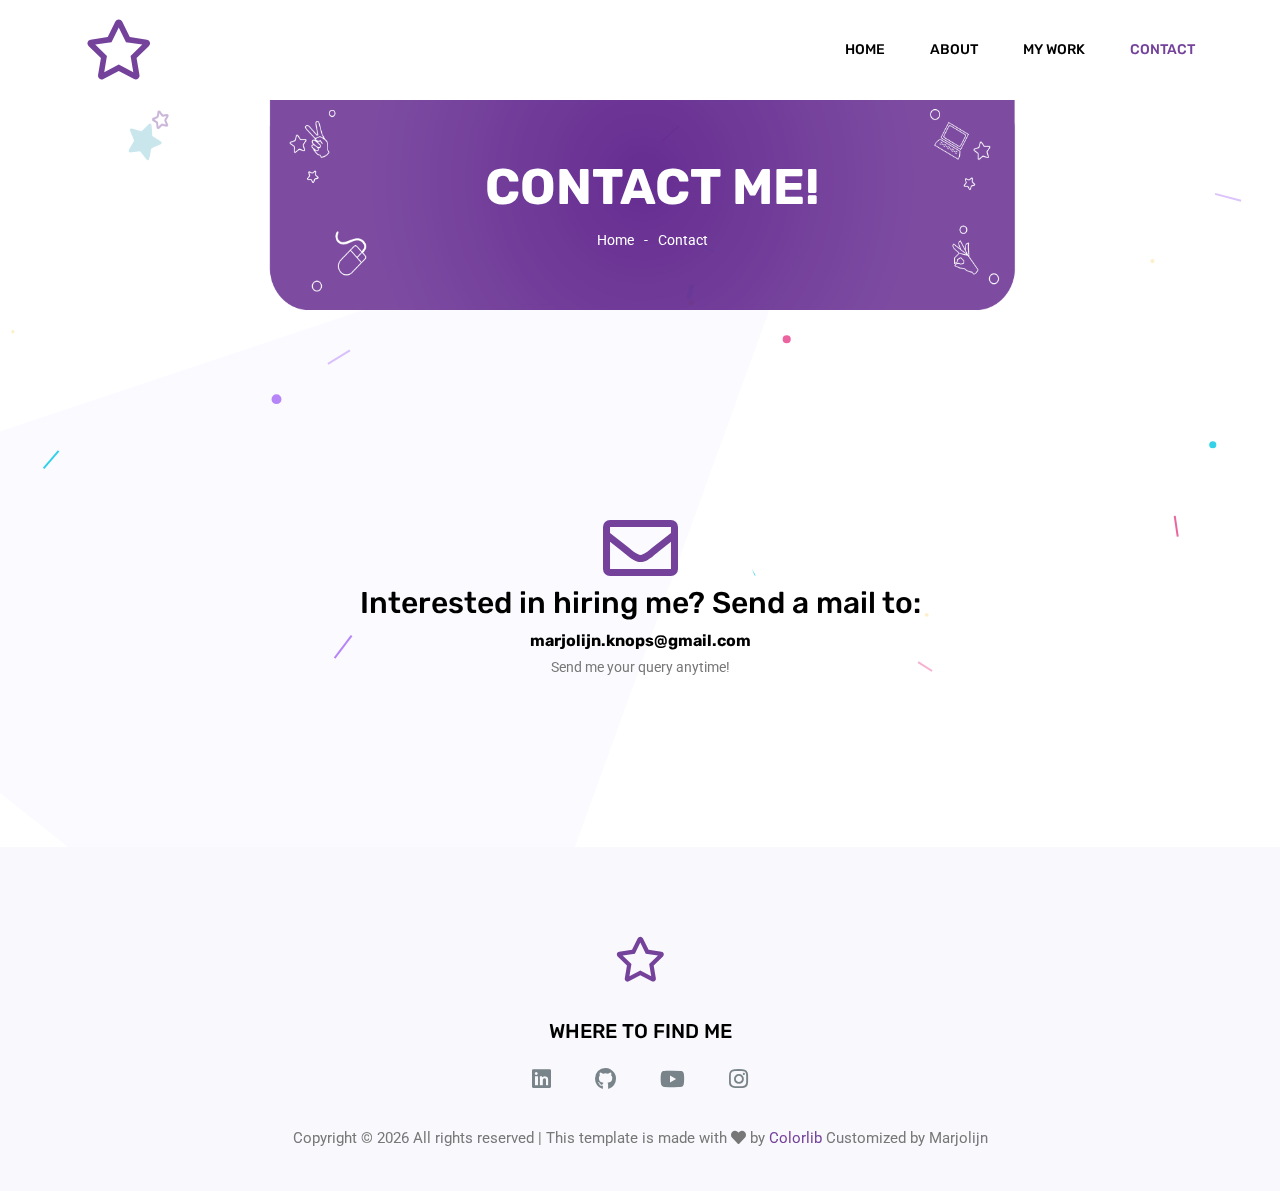
<file: contact.html>
<!doctype html>
<html lang="en">

<head>
	<!-- Required meta tags -->
	<meta charset="utf-8">
	<meta name="viewport" content="width=device-width, initial-scale=1, shrink-to-fit=no">
	<link rel="icon" href="img/favicon.png" type="image/png">
	<title>Contact Me</title>
	<!-- Bootstrap CSS -->
	<link rel="stylesheet" href="css/bootstrap.css">
	<link rel="stylesheet" href="vendors/linericon/style.css">
	<link rel="stylesheet" href="css/font-awesome.min.css">
	<link rel="stylesheet" href="vendors/owl-carousel/owl.carousel.min.css">
	<link rel="stylesheet" href="css/magnific-popup.css">
	<link rel="stylesheet" href="vendors/nice-select/css/nice-select.css">
	<!-- main css -->
	<link rel="stylesheet" href="css/style.css">
</head>

<body>
    <canvas id="confetti"></canvas>
	<!--================ Start Header Area =================-->
	<header class="header_area">
		<div class="main_menu">
			<nav class="navbar navbar-expand-lg navbar-light">
				<div class="container">
					<!-- Brand and toggle get grouped for better mobile display -->
					<a class="navbar-brand logo_h" href="index.html"><i class="far fa-3x fa-star"></i></a>
					<button class="navbar-toggler" type="button" data-toggle="collapse"
						data-target="#navbarSupportedContent" aria-controls="navbarSupportedContent"
						aria-expanded="false" aria-label="Toggle navigation">
						<span class="icon-bar"></span>
						<span class="icon-bar"></span>
						<span class="icon-bar"></span>
					</button>
					<!-- Collect the nav links, forms, and other content for toggling -->
					<div class="collapse navbar-collapse offset" id="navbarSupportedContent">
						<ul class="nav navbar-nav menu_nav justify-content-end">
							<li class="nav-item"><a class="nav-link" href="index.html">Home</a></li>
							<li class="nav-item"><a class="nav-link" href="about.html">About</a></li>
							<li class="nav-item submenu dropdown">
								<a href="#" class="nav-link dropdown-toggle" data-toggle="dropdown" role="button"
									aria-haspopup="true" aria-expanded="false">My work</a>
								<ul class="dropdown-menu">
									<li class="nav-item"><a class="nav-link" href="cases.html">Coding Cases</a></li>
									<li class="nav-item"><a class="nav-link" href="various.html">Various works</a></li>
								</ul>
							</li>
							<li class="nav-item active"><a class="nav-link" href="contact.html">Contact</a></li>
						</ul>
					</div>
				</div>
			</nav>
		</div>
	</header>
	<!--================ End Header Area =================-->

    <!--================ Start Banner Area =================-->
    <section class="banner_area">
        <div class="banner_inner d-flex align-items-center">
            <div class="container">
                <div class="banner_content text-center">
                    <h2>Contact Me!</h2>
                    <div class="page_link">
                        <a href="index.html">Home</a>
                        <a href="contact.html">Contact</a>
                    </div>
                </div>
            </div>
        </div>
    </section>
    <!--================ End Banner Area =================-->
    
    <!--================Contact Area =================-->
    <section class="contact_area section_gap">
        <div class="container">
            <div class="row">
                <div class="col-lg-12 text-center">
                    <div class="contact_info text-center">
                        <i class="far fa-5x fa-envelope"></i>
                        <div class="info_item">
                            <h2>Interested in hiring me? Send a mail to:</h2>
                            <h3><a href="mailto:marjolijn.knops@gmail.com">marjolijn.knops@gmail.com</a></h3>
                            <p>Send me your query anytime!</p>
                        </div>
                    </div>
                </div>
            </div>
        </div>
    </section>
    <!--================Contact Area =================-->
        
        <!--================Footer Area =================-->
        <footer class="footer_area">
            <div class="container">
                <div class="row justify-content-center">
                    <div class="col-lg-12">
                        <div class="footer_top flex-column">
                            <div class="footer_logo">
                                <a href="index.html">
                                    <i class="far fa-3x fa-star"></i>
                                </a>
                                <h4>Where to find me</h4>
                            </div>
                            <div class="footer_social">
                                <a href="https://www.linkedin.com/in/marjolijn-knops-527486174/" target="_blank"><i
                                        class="fab fa-linkedin"></i></a>
                                <a href="https://github.com/MarjellyWeen" target="_blank"><i class="fab fa-github"></i></a>
                                <a href="https://www.youtube.com/channel/UC9-kPU368rVF2WAyXy6DMEQ" target="_blank"><i
                                        class="fab fa-youtube"></i></a>
                                <a href="https://www.instagram.com/marjellyween/" target="_blank"><i class="fab fa-instagram"></i></a>
                            </div>
                        </div>
                    </div>
                </div>
                <div class="row footer_bottom justify-content-center">
                    <p class="col-lg-8 col-sm-12 footer-text">
                        <!-- Link back to Colorlib can't be removed. Template is licensed under CC BY 3.0. -->
                        Copyright &copy;
                        <script>document.write(new Date().getFullYear());</script> All rights reserved | This template is
                        made with <i class="fas fa-heart" aria-hidden="true"></i> by <a href="https://colorlib.com"
                            target="_blank">Colorlib</a>
                        <!-- Link back to Colorlib can't be removed. Template is licensed under CC BY 3.0. -->
                        Customized by Marjolijn
                    </p>
                </div>
            </div>
        </footer>
    <!--================End Footer Area =================-->
    
    <!-- Optional JavaScript -->
    <!-- jQuery first, then Popper.js, then Bootstrap JS -->
    <script src="js/jquery-3.2.1.min.js"></script>
    <script src="js/popper.js"></script>
    <script src="js/bootstrap.min.js"></script>
    <script src="js/stellar.js"></script>
    <script src="js/jquery.magnific-popup.min.js"></script>
    <script src="vendors/nice-select/js/jquery.nice-select.min.js"></script>
    <script src="vendors/isotope/imagesloaded.pkgd.min.js"></script>
    <script src="vendors/isotope/isotope-min.js"></script>
    <script src="vendors/owl-carousel/owl.carousel.min.js"></script>
    <script src="js/jquery.ajaxchimp.min.js"></script>
    <script src="js/mail-script.js"></script>
    <script src="js/confetti.min.js"></script>
    <script src="js/theme.js"></script>
</body>

</html>
</file>
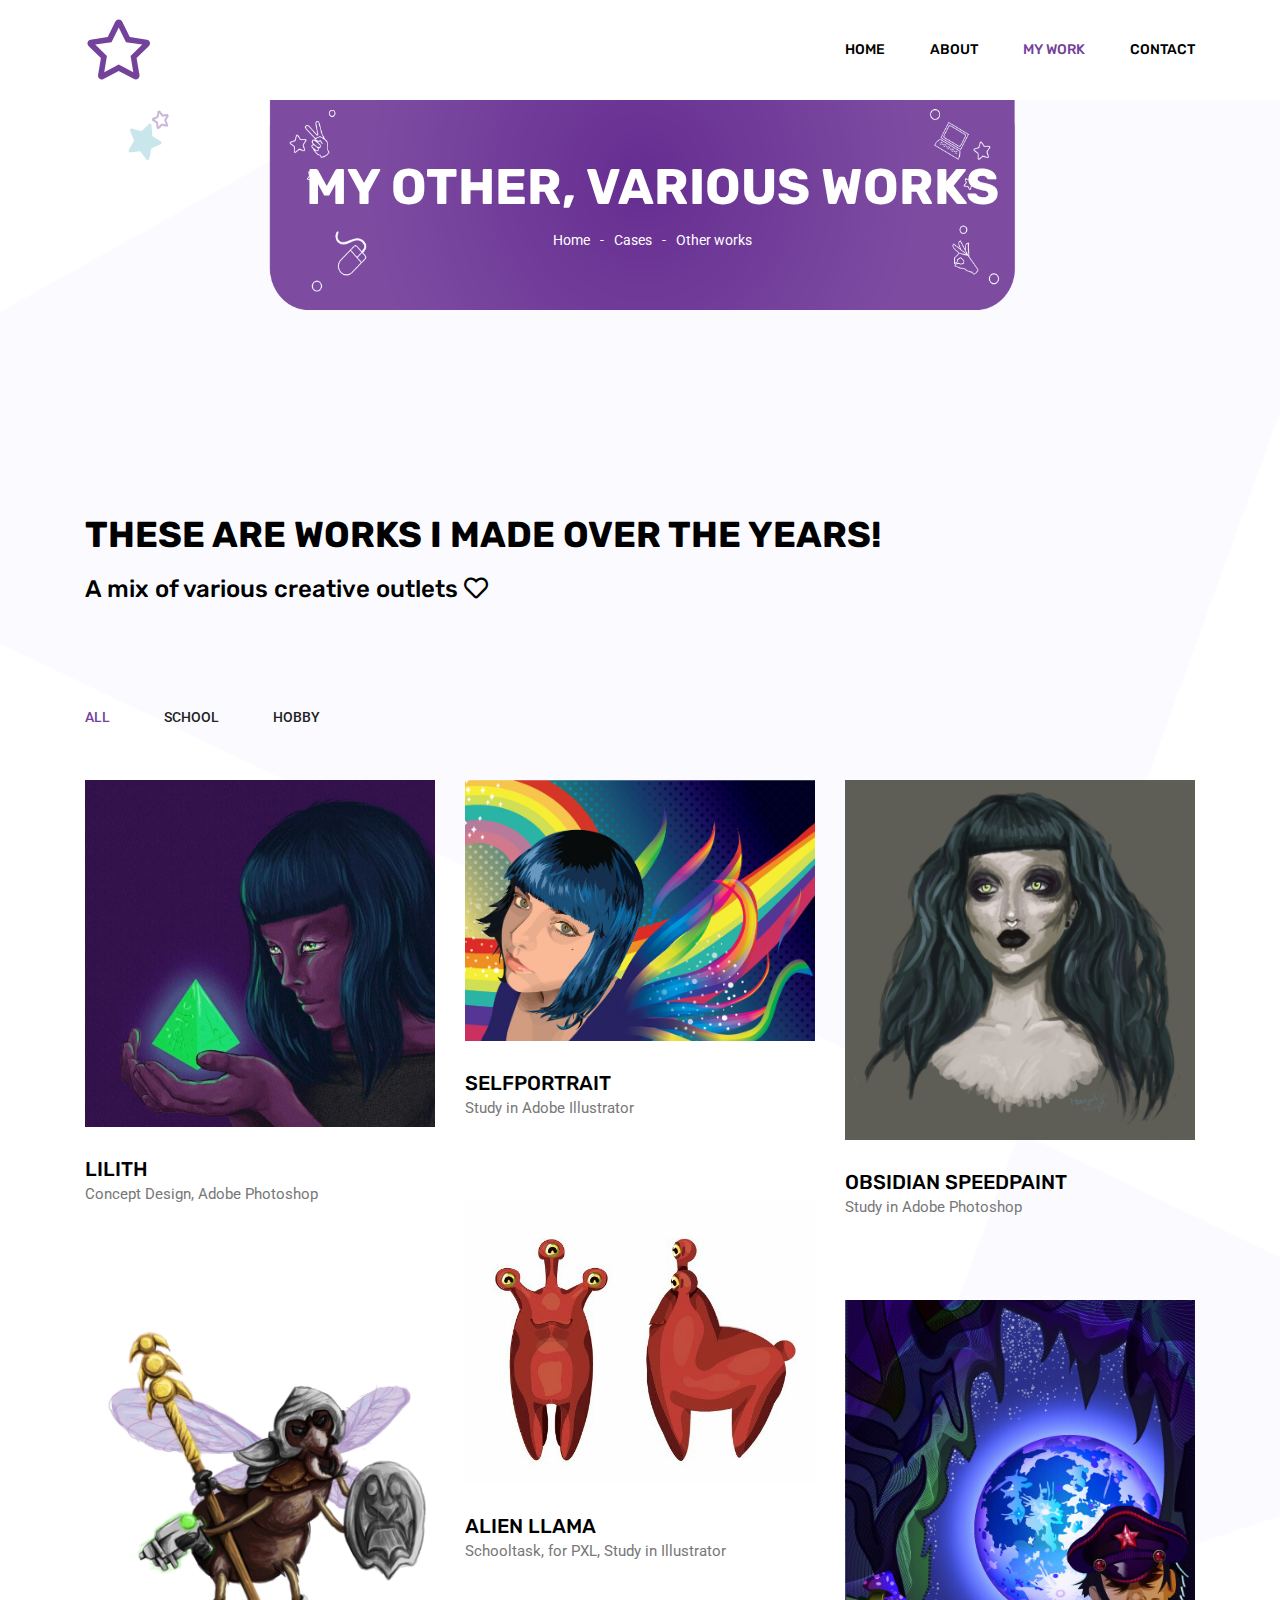
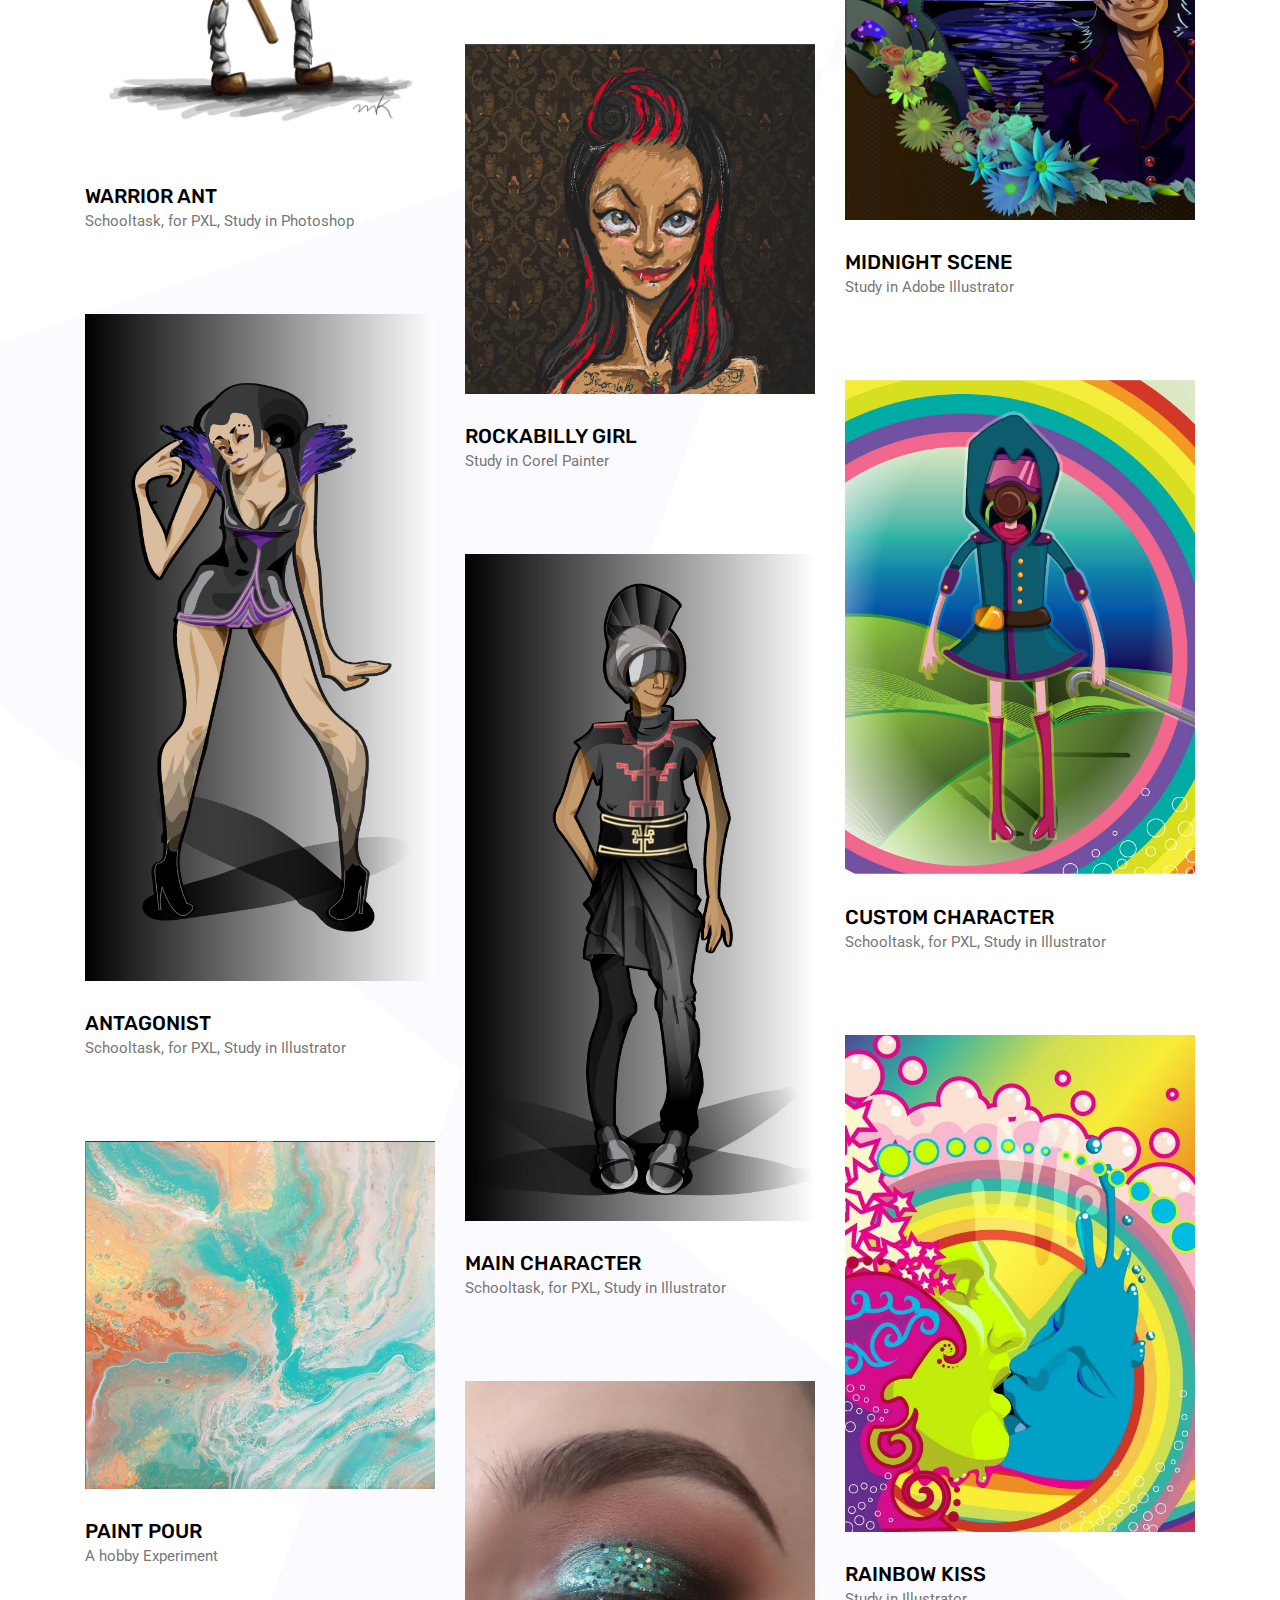
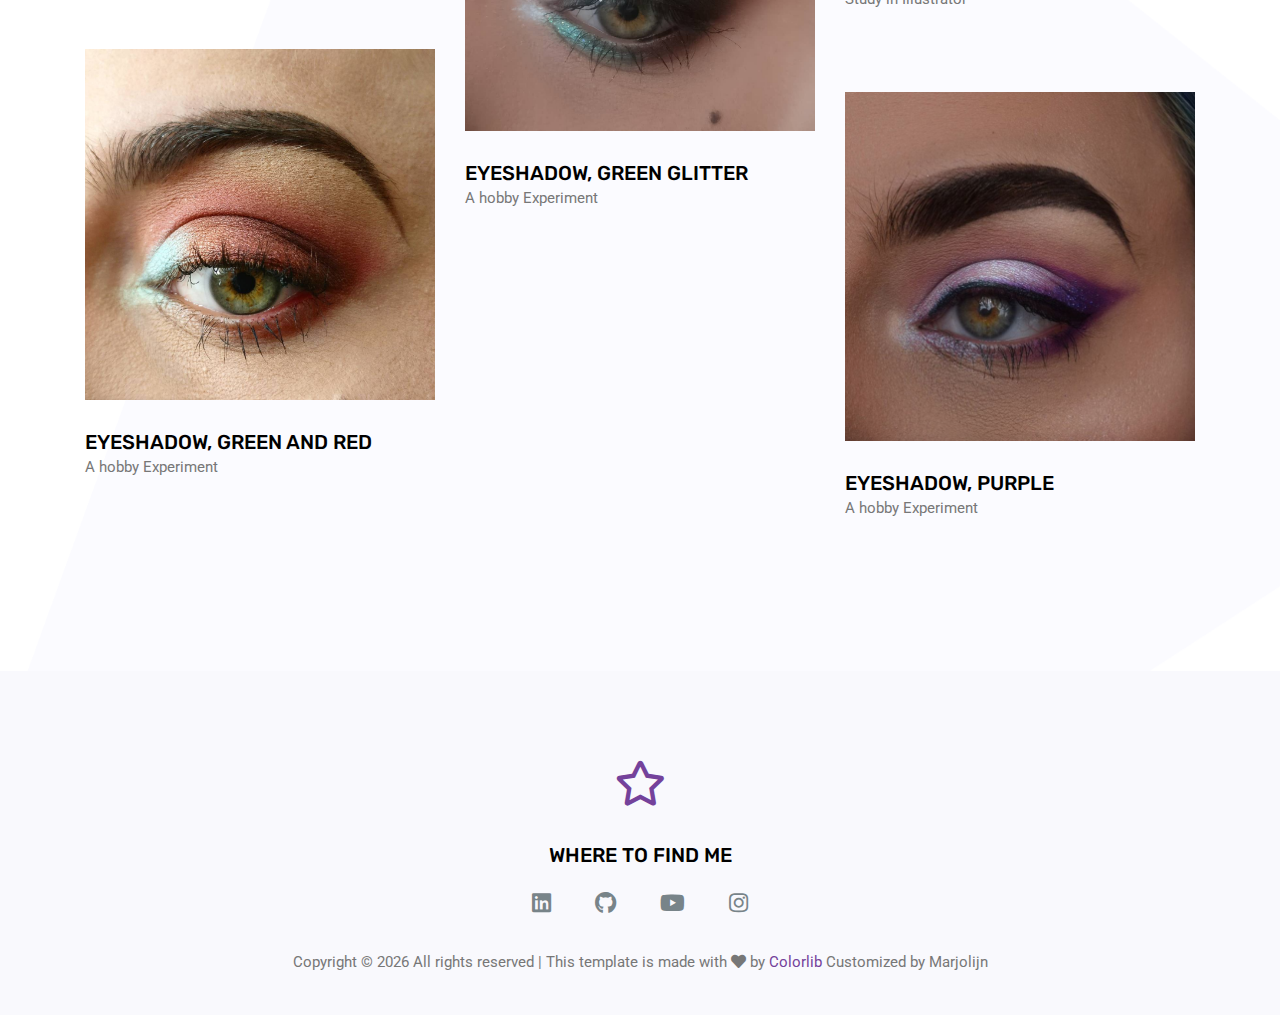
<file: various.html>
<!doctype html>
<html lang="en">

<head>
	<!-- Required meta tags -->
	<meta charset="utf-8">
	<meta name="viewport" content="width=device-width, initial-scale=1, shrink-to-fit=no">
	<link rel="icon" href="img/favicon.png" type="image/png">
	<title>Various Works</title>
	<!-- Bootstrap CSS -->
	<link rel="stylesheet" href="css/bootstrap.css">
	<link rel="stylesheet" href="vendors/linericon/style.css">
	<link rel="stylesheet" href="css/font-awesome.min.css">
	<link rel="stylesheet" href="vendors/owl-carousel/owl.carousel.min.css">
	<link rel="stylesheet" href="css/magnific-popup.css">
	<link rel="stylesheet" href="vendors/nice-select/css/nice-select.css">
	<!-- main css -->
	<link rel="stylesheet" href="css/style.css">
</head>

<body>

	<!--================ Start Header Area =================-->
	<header class="header_area">
		<div class="main_menu">
			<nav class="navbar navbar-expand-lg navbar-light">
				<div class="container">
					<!-- Brand and toggle get grouped for better mobile display -->
					<a class="navbar-brand logo_h" href="index.html"><i class="far fa-3x fa-star"></i></a>
					<button class="navbar-toggler" type="button" data-toggle="collapse"
						data-target="#navbarSupportedContent" aria-controls="navbarSupportedContent"
						aria-expanded="false" aria-label="Toggle navigation">
						<span class="icon-bar"></span>
						<span class="icon-bar"></span>
						<span class="icon-bar"></span>
					</button>
					<!-- Collect the nav links, forms, and other content for toggling -->
					<div class="collapse navbar-collapse offset" id="navbarSupportedContent">
						<ul class="nav navbar-nav menu_nav justify-content-end">
							<li class="nav-item"><a class="nav-link" href="index.html">Home</a></li>
							<li class="nav-item"><a class="nav-link" href="about.html">About</a></li>
							<li class="nav-item active submenu dropdown">
								<a href="#" class="nav-link dropdown-toggle" data-toggle="dropdown" role="button"
									aria-haspopup="true" aria-expanded="false">My work</a>
								<ul class="dropdown-menu">
									<li class="nav-item"><a class="nav-link" href="cases.html">Coding Cases</a></li>
									<li class="nav-item"><a class="nav-link" href="various.html">Various works</a></li>
								</ul>
							</li>
							<li class="nav-item"><a class="nav-link" href="contact.html">Contact</a></li>
						</ul>
					</div>
				</div>
			</nav>
		</div>
	</header>
	<!--================ End Header Area =================-->

    <!--================ Start Banner Area =================-->
    <section class="banner_area">
        <div class="banner_inner d-flex align-items-center">
            <div class="container">
                <div class="banner_content text-center">
                    <h2>My other, various works</h2>
                    <div class="page_link">
                        <a href="index.html">Home</a>
						<a href="cases.html">Cases</a>
						<a href="various.html">Other works</a>
                    </div>
                </div>
            </div>
        </div>
    </section>
    <!--================ End Banner Area =================-->

    	<!--================Start Portfolio Area =================-->
	<section class="portfolio_area section_gap_top" id="portfolio">
        <div class="container">
            <div class="row">
                <div class="col-lg-12">
                    <div class="main_title text-left">
                        <h2>These are works i made over the years!<br></h2>
                        <h3>A mix of various creative outlets <i class="far fa-heart"></i></h3>
                    </div>
                </div>
            </div>
            <div class="filters portfolio-filter">
                <ul>
                    <li class="active" data-filter="*">all</li>
                    <li data-filter=".school">School</li>
                    <li data-filter=".hobby">Hobby</li>
                </ul>
            </div>
    
            <div class="filters-content">
				<div class="row portfolio-grid justify-content-center">
					<div class="col-lg-4 col-md-6 all school">
						<div class="portfolio_box">
							<div class="single_portfolio">
								<img class="img-fluid w-100" src="img/portfolio/p16.png" alt="">
								<div class="overlay"></div>
								<a href="img/portfolio/p16.png" class="img-gal">
									<div class="icon">
										<span class="lnr lnr-cross"></span>
									</div>
								</a>
							</div>
							<div class="short_info">
								<h4><a href="various.html">Lilith</a></h4>
								<p>Concept Design, Adobe Photoshop</p>
							</div>
						</div>
					</div>
					<div class="col-lg-4 col-md-6 all hobby">
						<div class="portfolio_box">
							<div class="single_portfolio">
								<img class="img-fluid w-100" src="img/portfolio/p11.jpg" alt="">
								<div class="overlay"></div>
								<a href="img/portfolio/p11.jpg" class="img-gal">
									<div class="icon">
										<span class="lnr lnr-cross"></span>
									</div>
								</a>
							</div>
							<div class="short_info">
								<h4><a href="various.html">Selfportrait</a></h4>
								<p>Study in Adobe Illustrator</p>
							</div>
						</div>
					</div>
					<div class="col-lg-4 col-md-6 all hobby">
						<div class="portfolio_box">
							<div class="single_portfolio">
								<img class="img-fluid w-100" src="img/portfolio/p9.jpg" alt="">
								<div class="overlay"></div>
								<a href="img/portfolio/p9.jpg" class="img-gal">
									<div class="icon">
										<span class="lnr lnr-cross"></span>
									</div>
								</a>
							</div>
							<div class="short_info">
								<h4><a href="various.html">Obsidian speedpaint</a></h4>
								<p>Study in Adobe Photoshop</p>
							</div>
						</div>
					</div>
					<div class="col-lg-4 col-md-6 all school">
						<div class="portfolio_box">
							<div class="single_portfolio">
								<img class="img-fluid w-100" src="img/portfolio/p1.jpg" alt="">
								<div class="overlay"></div>
								<a href="img/portfolio/p1.jpg" class="img-gal">
									<div class="icon">
										<span class="lnr lnr-cross"></span>
									</div>
								</a>
							</div>
							<div class="short_info">
								<h4><a href="various.html">Alien Llama</a></h4>
								<p>Schooltask, for PXL, Study in Illustrator</p>
							</div>
						</div>
					</div>
					<div class="col-lg-4 col-md-6 all school">
						<div class="portfolio_box">
							<div class="single_portfolio">
								<img class="img-fluid w-100" src="img/portfolio/p2.jpg" alt="">
								<div class="overlay"></div>
								<a href="img/portfolio/p2.jpg" class="img-gal">
									<div class="icon">
										<span class="lnr lnr-cross"></span>
									</div>
								</a>
							</div>
							<div class="short_info">
								<h4><a href="various.html">Warrior Ant</a></h4>
								<p>Schooltask, for PXL, Study in Photoshop</p>
							</div>
						</div>
					</div>
					<div class="col-lg-4 col-md-6 all hobby">
						<div class="portfolio_box">
							<div class="single_portfolio">
								<img class="img-fluid w-100" src="img/portfolio/p5.jpg" alt="">
								<div class="overlay"></div>
								<a href="img/portfolio/p5.jpg" class="img-gal">
									<div class="icon">
										<span class="lnr lnr-cross"></span>
									</div>
								</a>
							</div>
							<div class="short_info">
								<h4><a href="various.html">Midnight scene</a></h4>
								<p>Study in Adobe Illustrator</p>
							</div>
						</div>
					</div>
					<div class="col-lg-4 col-md-6 all hobby">
						<div class="portfolio_box">
							<div class="single_portfolio">
								<img class="img-fluid w-100" src="img/portfolio/p3.jpg" alt="">
								<div class="overlay"></div>
								<a href="img/portfolio/p3.jpg" class="img-gal">
									<div class="icon">
										<span class="lnr lnr-cross"></span>
									</div>
								</a>
							</div>
							<div class="short_info">
								<h4><a href="various.html">Rockabilly girl</a></h4>
								<p>Study in Corel Painter</p>
							</div>
						</div>
					</div>
					<div class="col-lg-4 col-md-6 all school">
						<div class="portfolio_box">
							<div class="single_portfolio">
								<img class="img-fluid w-100" src="img/portfolio/p4.jpg" alt="">
								<div class="overlay"></div>
								<a href="img/portfolio/p4.jpg" class="img-gal">
									<div class="icon">
										<span class="lnr lnr-cross"></span>
									</div>
								</a>
							</div>
							<div class="short_info">
								<h4>Antagonist</h4>
								<p>Schooltask, for PXL, Study in Illustrator</p>
							</div>
						</div>
					</div>
					<div class="col-lg-4 col-md-6 all school">
						<div class="portfolio_box">
							<div class="single_portfolio">
								<img class="img-fluid w-100" src="img/portfolio/p7.jpg" alt="">
								<div class="overlay"></div>
								<a href="img/portfolio/p7.jpg" class="img-gal">
									<div class="icon">
										<span class="lnr lnr-cross"></span>
									</div>
								</a>
							</div>
							<div class="short_info">
								<h4><a href="various.html">Custom Character</a></h4>
								<p>Schooltask, for PXL, Study in Illustrator</p>
							</div>
						</div>
                    </div>
                    <div class="col-lg-4 col-md-6 all school">
						<div class="portfolio_box">
							<div class="single_portfolio">
								<img class="img-fluid w-100" src="img/portfolio/p8.jpg" alt="">
								<div class="overlay"></div>
								<a href="img/portfolio/p8.jpg" class="img-gal">
									<div class="icon">
										<span class="lnr lnr-cross"></span>
									</div>
								</a>
							</div>
							<div class="short_info">
								<h4><a href="various.html">Main Character</a></h4>
								<p>Schooltask, for PXL, Study in Illustrator</p>
							</div>
						</div>
                    </div>
                    <div class="col-lg-4 col-md-6 all hobby">
						<div class="portfolio_box">
							<div class="single_portfolio">
								<img class="img-fluid w-100" src="img/portfolio/p10.jpg" alt="">
								<div class="overlay"></div>
								<a href="img/portfolio/p10.jpg" class="img-gal">
									<div class="icon">
										<span class="lnr lnr-cross"></span>
									</div>
								</a>
							</div>
							<div class="short_info">
								<h4><a href="various.html">Rainbow Kiss</a></h4>
								<p>Study in Illustrator</p>
							</div>
						</div>
                    </div>
                    <div class="col-lg-4 col-md-6 all hobby">
						<div class="portfolio_box">
							<div class="single_portfolio">
								<img class="img-fluid w-100" src="img/portfolio/p12.png" alt="">
								<div class="overlay"></div>
								<a href="img/portfolio/p12.png" class="img-gal">
									<div class="icon">
										<span class="lnr lnr-cross"></span>
									</div>
								</a>
							</div>
							<div class="short_info">
								<h4><a href="various.html">Paint Pour</a></h4>
								<p>A hobby Experiment</p>
							</div>
						</div>
                    </div>
                    <div class="col-lg-4 col-md-6 all hobby">
						<div class="portfolio_box">
							<div class="single_portfolio">
								<img class="img-fluid w-100" src="img/portfolio/p13.png" alt="">
								<div class="overlay"></div>
								<a href="img/portfolio/p13.png" class="img-gal">
									<div class="icon">
										<span class="lnr lnr-cross"></span>
									</div>
								</a>
							</div>
							<div class="short_info">
								<h4><a href="various.html">Eyeshadow, Green Glitter</a></h4>
								<p>A hobby Experiment</p>
							</div>
						</div>
                    </div>
                    <div class="col-lg-4 col-md-6 all hobby">
						<div class="portfolio_box">
							<div class="single_portfolio">
								<img class="img-fluid w-100" src="img/portfolio/p14.png" alt="">
								<div class="overlay"></div>
								<a href="img/portfolio/p14.png" class="img-gal">
									<div class="icon">
										<span class="lnr lnr-cross"></span>
									</div>
								</a>
							</div>
							<div class="short_info">
								<h4><a href="various.html">Eyeshadow, Green and Red</a></h4>
								<p>A hobby Experiment</p>
							</div>
						</div>
                    </div>
                    <div class="col-lg-4 col-md-6 all hobby">
						<div class="portfolio_box">
							<div class="single_portfolio">
								<img class="img-fluid w-100" src="img/portfolio/p15.png" alt="">
								<div class="overlay"></div>
								<a href="img/portfolio/p15.png" class="img-gal">
									<div class="icon">
										<span class="lnr lnr-cross"></span>
									</div>
								</a>
							</div>
							<div class="short_info">
								<h4><a href="various.html">Eyeshadow, Purple</a></h4>
								<p>A hobby Experiment</p>
							</div>
						</div>
					</div>
				</div>
			</div>
        </div>
    </section>
    <!--================End Portfolio Area =================-->

        
    <!--================Footer Area =================-->
	<footer class="footer_area">
		<div class="container">
			<div class="row justify-content-center">
				<div class="col-lg-12">
					<div class="footer_top flex-column">
						<div class="footer_logo">
							<a href="index.html">
								<i class="far fa-3x fa-star"></i>
							</a>
							<h4>Where to find me</h4>
						</div>
						<div class="footer_social">
							<a href="https://www.linkedin.com/in/marjolijn-knops-527486174/" target="_blank"><i
									class="fab fa-linkedin"></i></a>
							<a href="https://github.com/MarjellyWeen" target="_blank"><i class="fab fa-github"></i></a>
							<a href="https://www.youtube.com/channel/UC9-kPU368rVF2WAyXy6DMEQ" target="_blank"><i
									class="fab fa-youtube"></i></a>
							<a href="https://www.instagram.com/marjellyween/" target="_blank"><i class="fab fa-instagram"></i></a>
						</div>
					</div>
				</div>
			</div>
			<div class="row footer_bottom justify-content-center">
				<p class="col-lg-8 col-sm-12 footer-text">
					<!-- Link back to Colorlib can't be removed. Template is licensed under CC BY 3.0. -->
					Copyright &copy;
					<script>document.write(new Date().getFullYear());</script> All rights reserved | This template is
					made with <i class="fas fa-heart" aria-hidden="true"></i> by <a href="https://colorlib.com"
						target="_blank">Colorlib</a>
					<!-- Link back to Colorlib can't be removed. Template is licensed under CC BY 3.0. -->
					Customized by Marjolijn
				</p>
			</div>
		</div>
	</footer>
    <!--================End Footer Area =================-->
    
    <!-- Optional JavaScript -->
    <!-- jQuery first, then Popper.js, then Bootstrap JS -->
    <script src="js/jquery-3.2.1.min.js"></script>
    <script src="js/popper.js"></script>
    <script src="js/bootstrap.min.js"></script>
    <script src="js/stellar.js"></script>
    <script src="js/jquery.magnific-popup.min.js"></script>
    <script src="vendors/nice-select/js/jquery.nice-select.min.js"></script>
    <script src="vendors/isotope/imagesloaded.pkgd.min.js"></script>
    <script src="vendors/isotope/isotope-min.js"></script>
    <script src="vendors/owl-carousel/owl.carousel.min.js"></script>
    <script src="js/jquery.ajaxchimp.min.js"></script>
    <script src="js/mail-script.js"></script>
    <script src="js/theme.js"></script>
</body>

</html>
</file>
<file: vendors/linericon/style.css>
@font-face {
	font-family: 'Linearicons-Free';
	src:url('fonts/Linearicons-Free.eot?w118d');
	src:url('fonts/Linearicons-Free.eot?#iefixw118d') format('embedded-opentype'),
		url('fonts/Linearicons-Free.woff2?w118d') format('woff2'),
		url('fonts/Linearicons-Free.woff?w118d') format('woff'),
		url('fonts/Linearicons-Free.ttf?w118d') format('truetype'),
		url('fonts/Linearicons-Free.svg?w118d#Linearicons-Free') format('svg');
	font-weight: normal;
	font-style: normal;
}

.lnr {
	font-family: 'Linearicons-Free';
	speak: none;
	font-style: normal;
	font-weight: normal;
	font-variant: normal;
	text-transform: none;
	line-height: 1;

	/* Better Font Rendering =========== */
	-webkit-font-smoothing: antialiased;
	-moz-osx-font-smoothing: grayscale;
}

.lnr-home:before {
	content: "\e800";
}
.lnr-apartment:before {
	content: "\e801";
}
.lnr-pencil:before {
	content: "\e802";
}
.lnr-magic-wand:before {
	content: "\e803";
}
.lnr-drop:before {
	content: "\e804";
}
.lnr-lighter:before {
	content: "\e805";
}
.lnr-poop:before {
	content: "\e806";
}
.lnr-sun:before {
	content: "\e807";
}
.lnr-moon:before {
	content: "\e808";
}
.lnr-cloud:before {
	content: "\e809";
}
.lnr-cloud-upload:before {
	content: "\e80a";
}
.lnr-cloud-download:before {
	content: "\e80b";
}
.lnr-cloud-sync:before {
	content: "\e80c";
}
.lnr-cloud-check:before {
	content: "\e80d";
}
.lnr-database:before {
	content: "\e80e";
}
.lnr-lock:before {
	content: "\e80f";
}
.lnr-cog:before {
	content: "\e810";
}
.lnr-trash:before {
	content: "\e811";
}
.lnr-dice:before {
	content: "\e812";
}
.lnr-heart:before {
	content: "\e813";
}
.lnr-star:before {
	content: "\e814";
}
.lnr-star-half:before {
	content: "\e815";
}
.lnr-star-empty:before {
	content: "\e816";
}
.lnr-flag:before {
	content: "\e817";
}
.lnr-envelope:before {
	content: "\e818";
}
.lnr-paperclip:before {
	content: "\e819";
}
.lnr-inbox:before {
	content: "\e81a";
}
.lnr-eye:before {
	content: "\e81b";
}
.lnr-printer:before {
	content: "\e81c";
}
.lnr-file-empty:before {
	content: "\e81d";
}
.lnr-file-add:before {
	content: "\e81e";
}
.lnr-enter:before {
	content: "\e81f";
}
.lnr-exit:before {
	content: "\e820";
}
.lnr-graduation-hat:before {
	content: "\e821";
}
.lnr-license:before {
	content: "\e822";
}
.lnr-music-note:before {
	content: "\e823";
}
.lnr-film-play:before {
	content: "\e824";
}
.lnr-camera-video:before {
	content: "\e825";
}
.lnr-camera:before {
	content: "\e826";
}
.lnr-picture:before {
	content: "\e827";
}
.lnr-book:before {
	content: "\e828";
}
.lnr-bookmark:before {
	content: "\e829";
}
.lnr-user:before {
	content: "\e82a";
}
.lnr-users:before {
	content: "\e82b";
}
.lnr-shirt:before {
	content: "\e82c";
}
.lnr-store:before {
	content: "\e82d";
}
.lnr-cart:before {
	content: "\e82e";
}
.lnr-tag:before {
	content: "\e82f";
}
.lnr-phone-handset:before {
	content: "\e830";
}
.lnr-phone:before {
	content: "\e831";
}
.lnr-pushpin:before {
	content: "\e832";
}
.lnr-map-marker:before {
	content: "\e833";
}
.lnr-map:before {
	content: "\e834";
}
.lnr-location:before {
	content: "\e835";
}
.lnr-calendar-full:before {
	content: "\e836";
}
.lnr-keyboard:before {
	content: "\e837";
}
.lnr-spell-check:before {
	content: "\e838";
}
.lnr-screen:before {
	content: "\e839";
}
.lnr-smartphone:before {
	content: "\e83a";
}
.lnr-tablet:before {
	content: "\e83b";
}
.lnr-laptop:before {
	content: "\e83c";
}
.lnr-laptop-phone:before {
	content: "\e83d";
}
.lnr-power-switch:before {
	content: "\e83e";
}
.lnr-bubble:before {
	content: "\e83f";
}
.lnr-heart-pulse:before {
	content: "\e840";
}
.lnr-construction:before {
	content: "\e841";
}
.lnr-pie-chart:before {
	content: "\e842";
}
.lnr-chart-bars:before {
	content: "\e843";
}
.lnr-gift:before {
	content: "\e844";
}
.lnr-diamond:before {
	content: "\e845";
}
.lnr-linearicons:before {
	content: "\e846";
}
.lnr-dinner:before {
	content: "\e847";
}
.lnr-coffee-cup:before {
	content: "\e848";
}
.lnr-leaf:before {
	content: "\e849";
}
.lnr-paw:before {
	content: "\e84a";
}
.lnr-rocket:before {
	content: "\e84b";
}
.lnr-briefcase:before {
	content: "\e84c";
}
.lnr-bus:before {
	content: "\e84d";
}
.lnr-car:before {
	content: "\e84e";
}
.lnr-train:before {
	content: "\e84f";
}
.lnr-bicycle:before {
	content: "\e850";
}
.lnr-wheelchair:before {
	content: "\e851";
}
.lnr-select:before {
	content: "\e852";
}
.lnr-earth:before {
	content: "\e853";
}
.lnr-smile:before {
	content: "\e854";
}
.lnr-sad:before {
	content: "\e855";
}
.lnr-neutral:before {
	content: "\e856";
}
.lnr-mustache:before {
	content: "\e857";
}
.lnr-alarm:before {
	content: "\e858";
}
.lnr-bullhorn:before {
	content: "\e859";
}
.lnr-volume-high:before {
	content: "\e85a";
}
.lnr-volume-medium:before {
	content: "\e85b";
}
.lnr-volume-low:before {
	content: "\e85c";
}
.lnr-volume:before {
	content: "\e85d";
}
.lnr-mic:before {
	content: "\e85e";
}
.lnr-hourglass:before {
	content: "\e85f";
}
.lnr-undo:before {
	content: "\e860";
}
.lnr-redo:before {
	content: "\e861";
}
.lnr-sync:before {
	content: "\e862";
}
.lnr-history:before {
	content: "\e863";
}
.lnr-clock:before {
	content: "\e864";
}
.lnr-download:before {
	content: "\e865";
}
.lnr-upload:before {
	content: "\e866";
}
.lnr-enter-down:before {
	content: "\e867";
}
.lnr-exit-up:before {
	content: "\e868";
}
.lnr-bug:before {
	content: "\e869";
}
.lnr-code:before {
	content: "\e86a";
}
.lnr-link:before {
	content: "\e86b";
}
.lnr-unlink:before {
	content: "\e86c";
}
.lnr-thumbs-up:before {
	content: "\e86d";
}
.lnr-thumbs-down:before {
	content: "\e86e";
}
.lnr-magnifier:before {
	content: "\e86f";
}
.lnr-cross:before {
	content: "\e870";
}
.lnr-menu:before {
	content: "\e871";
}
.lnr-list:before {
	content: "\e872";
}
.lnr-chevron-up:before {
	content: "\e873";
}
.lnr-chevron-down:before {
	content: "\e874";
}
.lnr-chevron-left:before {
	content: "\e875";
}
.lnr-chevron-right:before {
	content: "\e876";
}
.lnr-arrow-up:before {
	content: "\e877";
}
.lnr-arrow-down:before {
	content: "\e878";
}
.lnr-arrow-left:before {
	content: "\e879";
}
.lnr-arrow-right:before {
	content: "\e87a";
}
.lnr-move:before {
	content: "\e87b";
}
.lnr-warning:before {
	content: "\e87c";
}
.lnr-question-circle:before {
	content: "\e87d";
}
.lnr-menu-circle:before {
	content: "\e87e";
}
.lnr-checkmark-circle:before {
	content: "\e87f";
}
.lnr-cross-circle:before {
	content: "\e880";
}
.lnr-plus-circle:before {
	content: "\e881";
}
.lnr-circle-minus:before {
	content: "\e882";
}
.lnr-arrow-up-circle:before {
	content: "\e883";
}
.lnr-arrow-down-circle:before {
	content: "\e884";
}
.lnr-arrow-left-circle:before {
	content: "\e885";
}
.lnr-arrow-right-circle:before {
	content: "\e886";
}
.lnr-chevron-up-circle:before {
	content: "\e887";
}
.lnr-chevron-down-circle:before {
	content: "\e888";
}
.lnr-chevron-left-circle:before {
	content: "\e889";
}
.lnr-chevron-right-circle:before {
	content: "\e88a";
}
.lnr-crop:before {
	content: "\e88b";
}
.lnr-frame-expand:before {
	content: "\e88c";
}
.lnr-frame-contract:before {
	content: "\e88d";
}
.lnr-layers:before {
	content: "\e88e";
}
.lnr-funnel:before {
	content: "\e88f";
}
.lnr-text-format:before {
	content: "\e890";
}
.lnr-text-format-remove:before {
	content: "\e891";
}
.lnr-text-size:before {
	content: "\e892";
}
.lnr-bold:before {
	content: "\e893";
}
.lnr-italic:before {
	content: "\e894";
}
.lnr-underline:before {
	content: "\e895";
}
.lnr-strikethrough:before {
	content: "\e896";
}
.lnr-highlight:before {
	content: "\e897";
}
.lnr-text-align-left:before {
	content: "\e898";
}
.lnr-text-align-center:before {
	content: "\e899";
}
.lnr-text-align-right:before {
	content: "\e89a";
}
.lnr-text-align-justify:before {
	content: "\e89b";
}
.lnr-line-spacing:before {
	content: "\e89c";
}
.lnr-indent-increase:before {
	content: "\e89d";
}
.lnr-indent-decrease:before {
	content: "\e89e";
}
.lnr-pilcrow:before {
	content: "\e89f";
}
.lnr-direction-ltr:before {
	content: "\e8a0";
}
.lnr-direction-rtl:before {
	content: "\e8a1";
}
.lnr-page-break:before {
	content: "\e8a2";
}
.lnr-sort-alpha-asc:before {
	content: "\e8a3";
}
.lnr-sort-amount-asc:before {
	content: "\e8a4";
}
.lnr-hand:before {
	content: "\e8a5";
}
.lnr-pointer-up:before {
	content: "\e8a6";
}
.lnr-pointer-right:before {
	content: "\e8a7";
}
.lnr-pointer-down:before {
	content: "\e8a8";
}
.lnr-pointer-left:before {
	content: "\e8a9";
}
</file>
<file: vendors/nice-select/css/nice-select.css>
.nice-select {
  -webkit-tap-highlight-color: transparent;
  background-color: #fff;
  border-radius: 5px;
  border: solid 1px #e8e8e8;
  box-sizing: border-box;
  clear: both;
  cursor: pointer;
  display: block;
  float: left;
  font-family: inherit;
  font-size: 14px;
  font-weight: normal;
  height: 42px;
  line-height: 40px;
  outline: none;
  padding-left: 18px;
  padding-right: 30px;
  position: relative;
  text-align: left !important;
  -webkit-transition: all 0.2s ease-in-out;
  transition: all 0.2s ease-in-out;
  -webkit-user-select: none;
     -moz-user-select: none;
      -ms-user-select: none;
          user-select: none;
  white-space: nowrap;
  width: auto; }
  .nice-select:hover {
    border-color: #dbdbdb; }
  .nice-select:active, .nice-select.open, .nice-select:focus {
    border-color: #999; }
  .nice-select:after {
    border-bottom: 2px solid #999;
    border-right: 2px solid #999;
    content: '';
    display: block;
    height: 5px;
    margin-top: -4px;
    pointer-events: none;
    position: absolute;
    right: 12px;
    top: 50%;
    -webkit-transform-origin: 66% 66%;
        -ms-transform-origin: 66% 66%;
            transform-origin: 66% 66%;
    -webkit-transform: rotate(45deg);
        -ms-transform: rotate(45deg);
            transform: rotate(45deg);
    -webkit-transition: all 0.15s ease-in-out;
    transition: all 0.15s ease-in-out;
    width: 5px; }
  .nice-select.open:after {
    -webkit-transform: rotate(-135deg);
        -ms-transform: rotate(-135deg);
            transform: rotate(-135deg); }
  .nice-select.open .list {
    opacity: 1;
    pointer-events: auto;
    -webkit-transform: scale(1) translateY(0);
        -ms-transform: scale(1) translateY(0);
            transform: scale(1) translateY(0); }
  .nice-select.disabled {
    border-color: #ededed;
    color: #999;
    pointer-events: none; }
    .nice-select.disabled:after {
      border-color: #cccccc; }
  .nice-select.wide {
    width: 100%; }
    .nice-select.wide .list {
      left: 0 !important;
      right: 0 !important; }
  .nice-select.right {
    float: right; }
    .nice-select.right .list {
      left: auto;
      right: 0; }
  .nice-select.small {
    font-size: 12px;
    height: 36px;
    line-height: 34px; }
    .nice-select.small:after {
      height: 4px;
      width: 4px; }
    .nice-select.small .option {
      line-height: 34px;
      min-height: 34px; }
  .nice-select .list {
    background-color: #fff;
    border-radius: 5px;
    box-shadow: 0 0 0 1px rgba(68, 68, 68, 0.11);
    box-sizing: border-box;
    margin-top: 4px;
    opacity: 0;
    overflow: hidden;
    padding: 0;
    pointer-events: none;
    position: absolute;
    top: 100%;
    left: 0;
    -webkit-transform-origin: 50% 0;
        -ms-transform-origin: 50% 0;
            transform-origin: 50% 0;
    -webkit-transform: scale(0.75) translateY(-21px);
        -ms-transform: scale(0.75) translateY(-21px);
            transform: scale(0.75) translateY(-21px);
    -webkit-transition: all 0.2s cubic-bezier(0.5, 0, 0, 1.25), opacity 0.15s ease-out;
    transition: all 0.2s cubic-bezier(0.5, 0, 0, 1.25), opacity 0.15s ease-out;
    z-index: 9; }
    .nice-select .list:hover .option:not(:hover) {
      background-color: transparent !important; }
  .nice-select .option {
    cursor: pointer;
    font-weight: 400;
    line-height: 40px;
    list-style: none;
    min-height: 40px;
    outline: none;
    padding-left: 18px;
    padding-right: 29px;
    text-align: left;
    -webkit-transition: all 0.2s;
    transition: all 0.2s; }
    .nice-select .option:hover, .nice-select .option.focus, .nice-select .option.selected.focus {
      background-color: #f6f6f6; }
    .nice-select .option.selected {
      font-weight: bold; }
    .nice-select .option.disabled {
      background-color: transparent;
      color: #999;
      cursor: default; }

.no-csspointerevents .nice-select .list {
  display: none; }

.no-csspointerevents .nice-select.open .list {
  display: block; }
</file>
<file: css/style.css>
@charset "UTF-8";
/*----------------------------------------------------
@File: Default Styles
@Author: SPONDON IT

This file contains the styling for the actual theme, this
is the file you need to edit to change the look of the
theme.
---------------------------------------------------- */
/*=====================================================================
@Template Name: HostHub Construction 
@Developed By: Naim Lasker
Author E-mail: naimlasker@gmail.com

=====================================================================*/
/*----------------------------------------------------*/
/*font Variables*/
/*Color Variables*/
/*=================== fonts ====================*/
@import url("https://fonts.googleapis.com/css?family=Roboto:400,500|Rubik:500,700");
/*---------------------------------------------------- */
/*----------------------------------------------------*/
/*!
 * Font Awesome Free 5.13.0 by @fontawesome - https://fontawesome.com
 * License - https://fontawesome.com/license/free (Icons: CC BY 4.0, Fonts: SIL OFL 1.1, Code: MIT License)
 */
.fa,
.fas,
.far,
.fal,
.fad,
.fab {
  -moz-osx-font-smoothing: grayscale;
  -webkit-font-smoothing: antialiased;
  display: inline-block;
  font-style: normal;
  font-variant: normal;
  text-rendering: auto;
  line-height: 1;
}

.fa-lg {
  font-size: 1.3333333333em;
  line-height: 0.75em;
  vertical-align: -0.0667em;
}

.fa-xs {
  font-size: 0.75em;
}

.fa-sm {
  font-size: 0.875em;
}

.fa-1x {
  font-size: 1em;
}

.fa-2x {
  font-size: 2em;
}

.fa-3x {
  font-size: 3em;
}

.fa-4x {
  font-size: 4em;
}

.fa-5x {
  font-size: 5em;
}

.fa-6x {
  font-size: 6em;
}

.fa-7x {
  font-size: 7em;
}

.fa-8x {
  font-size: 8em;
}

.fa-9x {
  font-size: 9em;
}

.fa-10x {
  font-size: 10em;
}

.fa-fw {
  text-align: center;
  width: 1.25em;
}

.fa-ul {
  list-style-type: none;
  margin-left: 2.5em;
  padding-left: 0;
}
.fa-ul > li {
  position: relative;
}

.fa-li {
  left: -2em;
  position: absolute;
  text-align: center;
  width: 2em;
  line-height: inherit;
}

.fa-border {
  border: solid 0.08em #eee;
  border-radius: 0.1em;
  padding: 0.2em 0.25em 0.15em;
}

.fa-pull-left {
  float: left;
}

.fa-pull-right {
  float: right;
}

.fa.fa-pull-left,
.fas.fa-pull-left,
.far.fa-pull-left,
.fal.fa-pull-left,
.fab.fa-pull-left {
  margin-right: 0.3em;
}
.fa.fa-pull-right,
.fas.fa-pull-right,
.far.fa-pull-right,
.fal.fa-pull-right,
.fab.fa-pull-right {
  margin-left: 0.3em;
}

.fa-spin {
  animation: fa-spin 2s infinite linear;
}

.fa-pulse {
  animation: fa-spin 1s infinite steps(8);
}

@keyframes fa-spin {
  0% {
    transform: rotate(0deg);
  }
  100% {
    transform: rotate(360deg);
  }
}
.fa-rotate-90 {
  -ms-filter: "progid:DXImageTransform.Microsoft.BasicImage(rotation=1)";
  transform: rotate(90deg);
}

.fa-rotate-180 {
  -ms-filter: "progid:DXImageTransform.Microsoft.BasicImage(rotation=2)";
  transform: rotate(180deg);
}

.fa-rotate-270 {
  -ms-filter: "progid:DXImageTransform.Microsoft.BasicImage(rotation=3)";
  transform: rotate(270deg);
}

.fa-flip-horizontal {
  -ms-filter: "progid:DXImageTransform.Microsoft.BasicImage(rotation=0, mirror=1)";
  transform: scale(-1, 1);
}

.fa-flip-vertical {
  -ms-filter: "progid:DXImageTransform.Microsoft.BasicImage(rotation=2, mirror=1)";
  transform: scale(1, -1);
}

.fa-flip-both, .fa-flip-horizontal.fa-flip-vertical {
  -ms-filter: "progid:DXImageTransform.Microsoft.BasicImage(rotation=2, mirror=1)";
  transform: scale(-1, -1);
}

:root .fa-rotate-90,
:root .fa-rotate-180,
:root .fa-rotate-270,
:root .fa-flip-horizontal,
:root .fa-flip-vertical,
:root .fa-flip-both {
  filter: none;
}

.fa-stack {
  display: inline-block;
  height: 2em;
  line-height: 2em;
  position: relative;
  vertical-align: middle;
  width: 2.5em;
}

.fa-stack-1x,
.fa-stack-2x {
  left: 0;
  position: absolute;
  text-align: center;
  width: 100%;
}

.fa-stack-1x {
  line-height: inherit;
}

.fa-stack-2x {
  font-size: 2em;
}

.fa-inverse {
  color: #fff;
}

/* Font Awesome uses the Unicode Private Use Area (PUA) to ensure screen
readers do not read off random characters that represent icons */
.fa-500px:before {
  content: "";
}

.fa-accessible-icon:before {
  content: "";
}

.fa-accusoft:before {
  content: "";
}

.fa-acquisitions-incorporated:before {
  content: "";
}

.fa-ad:before {
  content: "";
}

.fa-address-book:before {
  content: "";
}

.fa-address-card:before {
  content: "";
}

.fa-adjust:before {
  content: "";
}

.fa-adn:before {
  content: "";
}

.fa-adobe:before {
  content: "";
}

.fa-adversal:before {
  content: "";
}

.fa-affiliatetheme:before {
  content: "";
}

.fa-air-freshener:before {
  content: "";
}

.fa-airbnb:before {
  content: "";
}

.fa-algolia:before {
  content: "";
}

.fa-align-center:before {
  content: "";
}

.fa-align-justify:before {
  content: "";
}

.fa-align-left:before {
  content: "";
}

.fa-align-right:before {
  content: "";
}

.fa-alipay:before {
  content: "";
}

.fa-allergies:before {
  content: "";
}

.fa-amazon:before {
  content: "";
}

.fa-amazon-pay:before {
  content: "";
}

.fa-ambulance:before {
  content: "";
}

.fa-american-sign-language-interpreting:before {
  content: "";
}

.fa-amilia:before {
  content: "";
}

.fa-anchor:before {
  content: "";
}

.fa-android:before {
  content: "";
}

.fa-angellist:before {
  content: "";
}

.fa-angle-double-down:before {
  content: "";
}

.fa-angle-double-left:before {
  content: "";
}

.fa-angle-double-right:before {
  content: "";
}

.fa-angle-double-up:before {
  content: "";
}

.fa-angle-down:before {
  content: "";
}

.fa-angle-left:before {
  content: "";
}

.fa-angle-right:before {
  content: "";
}

.fa-angle-up:before {
  content: "";
}

.fa-angry:before {
  content: "";
}

.fa-angrycreative:before {
  content: "";
}

.fa-angular:before {
  content: "";
}

.fa-ankh:before {
  content: "";
}

.fa-app-store:before {
  content: "";
}

.fa-app-store-ios:before {
  content: "";
}

.fa-apper:before {
  content: "";
}

.fa-apple:before {
  content: "";
}

.fa-apple-alt:before {
  content: "";
}

.fa-apple-pay:before {
  content: "";
}

.fa-archive:before {
  content: "";
}

.fa-archway:before {
  content: "";
}

.fa-arrow-alt-circle-down:before {
  content: "";
}

.fa-arrow-alt-circle-left:before {
  content: "";
}

.fa-arrow-alt-circle-right:before {
  content: "";
}

.fa-arrow-alt-circle-up:before {
  content: "";
}

.fa-arrow-circle-down:before {
  content: "";
}

.fa-arrow-circle-left:before {
  content: "";
}

.fa-arrow-circle-right:before {
  content: "";
}

.fa-arrow-circle-up:before {
  content: "";
}

.fa-arrow-down:before {
  content: "";
}

.fa-arrow-left:before {
  content: "";
}

.fa-arrow-right:before {
  content: "";
}

.fa-arrow-up:before {
  content: "";
}

.fa-arrows-alt:before {
  content: "";
}

.fa-arrows-alt-h:before {
  content: "";
}

.fa-arrows-alt-v:before {
  content: "";
}

.fa-artstation:before {
  content: "";
}

.fa-assistive-listening-systems:before {
  content: "";
}

.fa-asterisk:before {
  content: "";
}

.fa-asymmetrik:before {
  content: "";
}

.fa-at:before {
  content: "";
}

.fa-atlas:before {
  content: "";
}

.fa-atlassian:before {
  content: "";
}

.fa-atom:before {
  content: "";
}

.fa-audible:before {
  content: "";
}

.fa-audio-description:before {
  content: "";
}

.fa-autoprefixer:before {
  content: "";
}

.fa-avianex:before {
  content: "";
}

.fa-aviato:before {
  content: "";
}

.fa-award:before {
  content: "";
}

.fa-aws:before {
  content: "";
}

.fa-baby:before {
  content: "";
}

.fa-baby-carriage:before {
  content: "";
}

.fa-backspace:before {
  content: "";
}

.fa-backward:before {
  content: "";
}

.fa-bacon:before {
  content: "";
}

.fa-bahai:before {
  content: "";
}

.fa-balance-scale:before {
  content: "";
}

.fa-balance-scale-left:before {
  content: "";
}

.fa-balance-scale-right:before {
  content: "";
}

.fa-ban:before {
  content: "";
}

.fa-band-aid:before {
  content: "";
}

.fa-bandcamp:before {
  content: "";
}

.fa-barcode:before {
  content: "";
}

.fa-bars:before {
  content: "";
}

.fa-baseball-ball:before {
  content: "";
}

.fa-basketball-ball:before {
  content: "";
}

.fa-bath:before {
  content: "";
}

.fa-battery-empty:before {
  content: "";
}

.fa-battery-full:before {
  content: "";
}

.fa-battery-half:before {
  content: "";
}

.fa-battery-quarter:before {
  content: "";
}

.fa-battery-three-quarters:before {
  content: "";
}

.fa-battle-net:before {
  content: "";
}

.fa-bed:before {
  content: "";
}

.fa-beer:before {
  content: "";
}

.fa-behance:before {
  content: "";
}

.fa-behance-square:before {
  content: "";
}

.fa-bell:before {
  content: "";
}

.fa-bell-slash:before {
  content: "";
}

.fa-bezier-curve:before {
  content: "";
}

.fa-bible:before {
  content: "";
}

.fa-bicycle:before {
  content: "";
}

.fa-biking:before {
  content: "";
}

.fa-bimobject:before {
  content: "";
}

.fa-binoculars:before {
  content: "";
}

.fa-biohazard:before {
  content: "";
}

.fa-birthday-cake:before {
  content: "";
}

.fa-bitbucket:before {
  content: "";
}

.fa-bitcoin:before {
  content: "";
}

.fa-bity:before {
  content: "";
}

.fa-black-tie:before {
  content: "";
}

.fa-blackberry:before {
  content: "";
}

.fa-blender:before {
  content: "";
}

.fa-blender-phone:before {
  content: "";
}

.fa-blind:before {
  content: "";
}

.fa-blog:before {
  content: "";
}

.fa-blogger:before {
  content: "";
}

.fa-blogger-b:before {
  content: "";
}

.fa-bluetooth:before {
  content: "";
}

.fa-bluetooth-b:before {
  content: "";
}

.fa-bold:before {
  content: "";
}

.fa-bolt:before {
  content: "";
}

.fa-bomb:before {
  content: "";
}

.fa-bone:before {
  content: "";
}

.fa-bong:before {
  content: "";
}

.fa-book:before {
  content: "";
}

.fa-book-dead:before {
  content: "";
}

.fa-book-medical:before {
  content: "";
}

.fa-book-open:before {
  content: "";
}

.fa-book-reader:before {
  content: "";
}

.fa-bookmark:before {
  content: "";
}

.fa-bootstrap:before {
  content: "";
}

.fa-border-all:before {
  content: "";
}

.fa-border-none:before {
  content: "";
}

.fa-border-style:before {
  content: "";
}

.fa-bowling-ball:before {
  content: "";
}

.fa-box:before {
  content: "";
}

.fa-box-open:before {
  content: "";
}

.fa-box-tissue:before {
  content: "拏";
}

.fa-boxes:before {
  content: "";
}

.fa-braille:before {
  content: "";
}

.fa-brain:before {
  content: "";
}

.fa-bread-slice:before {
  content: "";
}

.fa-briefcase:before {
  content: "";
}

.fa-briefcase-medical:before {
  content: "";
}

.fa-broadcast-tower:before {
  content: "";
}

.fa-broom:before {
  content: "";
}

.fa-brush:before {
  content: "";
}

.fa-btc:before {
  content: "";
}

.fa-buffer:before {
  content: "";
}

.fa-bug:before {
  content: "";
}

.fa-building:before {
  content: "";
}

.fa-bullhorn:before {
  content: "";
}

.fa-bullseye:before {
  content: "";
}

.fa-burn:before {
  content: "";
}

.fa-buromobelexperte:before {
  content: "";
}

.fa-bus:before {
  content: "";
}

.fa-bus-alt:before {
  content: "";
}

.fa-business-time:before {
  content: "";
}

.fa-buy-n-large:before {
  content: "";
}

.fa-buysellads:before {
  content: "";
}

.fa-calculator:before {
  content: "";
}

.fa-calendar:before {
  content: "";
}

.fa-calendar-alt:before {
  content: "";
}

.fa-calendar-check:before {
  content: "";
}

.fa-calendar-day:before {
  content: "";
}

.fa-calendar-minus:before {
  content: "";
}

.fa-calendar-plus:before {
  content: "";
}

.fa-calendar-times:before {
  content: "";
}

.fa-calendar-week:before {
  content: "";
}

.fa-camera:before {
  content: "";
}

.fa-camera-retro:before {
  content: "";
}

.fa-campground:before {
  content: "";
}

.fa-canadian-maple-leaf:before {
  content: "";
}

.fa-candy-cane:before {
  content: "";
}

.fa-cannabis:before {
  content: "";
}

.fa-capsules:before {
  content: "";
}

.fa-car:before {
  content: "";
}

.fa-car-alt:before {
  content: "";
}

.fa-car-battery:before {
  content: "";
}

.fa-car-crash:before {
  content: "";
}

.fa-car-side:before {
  content: "";
}

.fa-caravan:before {
  content: "";
}

.fa-caret-down:before {
  content: "";
}

.fa-caret-left:before {
  content: "";
}

.fa-caret-right:before {
  content: "";
}

.fa-caret-square-down:before {
  content: "";
}

.fa-caret-square-left:before {
  content: "";
}

.fa-caret-square-right:before {
  content: "";
}

.fa-caret-square-up:before {
  content: "";
}

.fa-caret-up:before {
  content: "";
}

.fa-carrot:before {
  content: "";
}

.fa-cart-arrow-down:before {
  content: "";
}

.fa-cart-plus:before {
  content: "";
}

.fa-cash-register:before {
  content: "";
}

.fa-cat:before {
  content: "";
}

.fa-cc-amazon-pay:before {
  content: "";
}

.fa-cc-amex:before {
  content: "";
}

.fa-cc-apple-pay:before {
  content: "";
}

.fa-cc-diners-club:before {
  content: "";
}

.fa-cc-discover:before {
  content: "";
}

.fa-cc-jcb:before {
  content: "";
}

.fa-cc-mastercard:before {
  content: "";
}

.fa-cc-paypal:before {
  content: "";
}

.fa-cc-stripe:before {
  content: "";
}

.fa-cc-visa:before {
  content: "";
}

.fa-centercode:before {
  content: "";
}

.fa-centos:before {
  content: "";
}

.fa-certificate:before {
  content: "";
}

.fa-chair:before {
  content: "";
}

.fa-chalkboard:before {
  content: "";
}

.fa-chalkboard-teacher:before {
  content: "";
}

.fa-charging-station:before {
  content: "";
}

.fa-chart-area:before {
  content: "";
}

.fa-chart-bar:before {
  content: "";
}

.fa-chart-line:before {
  content: "";
}

.fa-chart-pie:before {
  content: "";
}

.fa-check:before {
  content: "";
}

.fa-check-circle:before {
  content: "";
}

.fa-check-double:before {
  content: "";
}

.fa-check-square:before {
  content: "";
}

.fa-cheese:before {
  content: "";
}

.fa-chess:before {
  content: "";
}

.fa-chess-bishop:before {
  content: "";
}

.fa-chess-board:before {
  content: "";
}

.fa-chess-king:before {
  content: "";
}

.fa-chess-knight:before {
  content: "";
}

.fa-chess-pawn:before {
  content: "";
}

.fa-chess-queen:before {
  content: "";
}

.fa-chess-rook:before {
  content: "";
}

.fa-chevron-circle-down:before {
  content: "";
}

.fa-chevron-circle-left:before {
  content: "";
}

.fa-chevron-circle-right:before {
  content: "";
}

.fa-chevron-circle-up:before {
  content: "";
}

.fa-chevron-down:before {
  content: "";
}

.fa-chevron-left:before {
  content: "";
}

.fa-chevron-right:before {
  content: "";
}

.fa-chevron-up:before {
  content: "";
}

.fa-child:before {
  content: "";
}

.fa-chrome:before {
  content: "";
}

.fa-chromecast:before {
  content: "";
}

.fa-church:before {
  content: "";
}

.fa-circle:before {
  content: "";
}

.fa-circle-notch:before {
  content: "";
}

.fa-city:before {
  content: "";
}

.fa-clinic-medical:before {
  content: "";
}

.fa-clipboard:before {
  content: "";
}

.fa-clipboard-check:before {
  content: "";
}

.fa-clipboard-list:before {
  content: "";
}

.fa-clock:before {
  content: "";
}

.fa-clone:before {
  content: "";
}

.fa-closed-captioning:before {
  content: "";
}

.fa-cloud:before {
  content: "";
}

.fa-cloud-download-alt:before {
  content: "";
}

.fa-cloud-meatball:before {
  content: "";
}

.fa-cloud-moon:before {
  content: "";
}

.fa-cloud-moon-rain:before {
  content: "";
}

.fa-cloud-rain:before {
  content: "";
}

.fa-cloud-showers-heavy:before {
  content: "";
}

.fa-cloud-sun:before {
  content: "";
}

.fa-cloud-sun-rain:before {
  content: "";
}

.fa-cloud-upload-alt:before {
  content: "";
}

.fa-cloudscale:before {
  content: "";
}

.fa-cloudsmith:before {
  content: "";
}

.fa-cloudversify:before {
  content: "";
}

.fa-cocktail:before {
  content: "";
}

.fa-code:before {
  content: "";
}

.fa-code-branch:before {
  content: "";
}

.fa-codepen:before {
  content: "";
}

.fa-codiepie:before {
  content: "";
}

.fa-coffee:before {
  content: "";
}

.fa-cog:before {
  content: "";
}

.fa-cogs:before {
  content: "";
}

.fa-coins:before {
  content: "";
}

.fa-columns:before {
  content: "";
}

.fa-comment:before {
  content: "";
}

.fa-comment-alt:before {
  content: "";
}

.fa-comment-dollar:before {
  content: "";
}

.fa-comment-dots:before {
  content: "";
}

.fa-comment-medical:before {
  content: "";
}

.fa-comment-slash:before {
  content: "";
}

.fa-comments:before {
  content: "";
}

.fa-comments-dollar:before {
  content: "";
}

.fa-compact-disc:before {
  content: "";
}

.fa-compass:before {
  content: "";
}

.fa-compress:before {
  content: "";
}

.fa-compress-alt:before {
  content: "";
}

.fa-compress-arrows-alt:before {
  content: "";
}

.fa-concierge-bell:before {
  content: "";
}

.fa-confluence:before {
  content: "";
}

.fa-connectdevelop:before {
  content: "";
}

.fa-contao:before {
  content: "";
}

.fa-cookie:before {
  content: "";
}

.fa-cookie-bite:before {
  content: "";
}

.fa-copy:before {
  content: "";
}

.fa-copyright:before {
  content: "";
}

.fa-cotton-bureau:before {
  content: "";
}

.fa-couch:before {
  content: "";
}

.fa-cpanel:before {
  content: "";
}

.fa-creative-commons:before {
  content: "";
}

.fa-creative-commons-by:before {
  content: "";
}

.fa-creative-commons-nc:before {
  content: "";
}

.fa-creative-commons-nc-eu:before {
  content: "";
}

.fa-creative-commons-nc-jp:before {
  content: "";
}

.fa-creative-commons-nd:before {
  content: "";
}

.fa-creative-commons-pd:before {
  content: "";
}

.fa-creative-commons-pd-alt:before {
  content: "";
}

.fa-creative-commons-remix:before {
  content: "";
}

.fa-creative-commons-sa:before {
  content: "";
}

.fa-creative-commons-sampling:before {
  content: "";
}

.fa-creative-commons-sampling-plus:before {
  content: "";
}

.fa-creative-commons-share:before {
  content: "";
}

.fa-creative-commons-zero:before {
  content: "";
}

.fa-credit-card:before {
  content: "";
}

.fa-critical-role:before {
  content: "";
}

.fa-crop:before {
  content: "";
}

.fa-crop-alt:before {
  content: "";
}

.fa-cross:before {
  content: "";
}

.fa-crosshairs:before {
  content: "";
}

.fa-crow:before {
  content: "";
}

.fa-crown:before {
  content: "";
}

.fa-crutch:before {
  content: "";
}

.fa-css3:before {
  content: "";
}

.fa-css3-alt:before {
  content: "";
}

.fa-cube:before {
  content: "";
}

.fa-cubes:before {
  content: "";
}

.fa-cut:before {
  content: "";
}

.fa-cuttlefish:before {
  content: "";
}

.fa-d-and-d:before {
  content: "";
}

.fa-d-and-d-beyond:before {
  content: "";
}

.fa-dailymotion:before {
  content: "勒";
}

.fa-dashcube:before {
  content: "";
}

.fa-database:before {
  content: "";
}

.fa-deaf:before {
  content: "";
}

.fa-delicious:before {
  content: "";
}

.fa-democrat:before {
  content: "";
}

.fa-deploydog:before {
  content: "";
}

.fa-deskpro:before {
  content: "";
}

.fa-desktop:before {
  content: "";
}

.fa-dev:before {
  content: "";
}

.fa-deviantart:before {
  content: "";
}

.fa-dharmachakra:before {
  content: "";
}

.fa-dhl:before {
  content: "";
}

.fa-diagnoses:before {
  content: "";
}

.fa-diaspora:before {
  content: "";
}

.fa-dice:before {
  content: "";
}

.fa-dice-d20:before {
  content: "";
}

.fa-dice-d6:before {
  content: "";
}

.fa-dice-five:before {
  content: "";
}

.fa-dice-four:before {
  content: "";
}

.fa-dice-one:before {
  content: "";
}

.fa-dice-six:before {
  content: "";
}

.fa-dice-three:before {
  content: "";
}

.fa-dice-two:before {
  content: "";
}

.fa-digg:before {
  content: "";
}

.fa-digital-ocean:before {
  content: "";
}

.fa-digital-tachograph:before {
  content: "";
}

.fa-directions:before {
  content: "";
}

.fa-discord:before {
  content: "";
}

.fa-discourse:before {
  content: "";
}

.fa-disease:before {
  content: "";
}

.fa-divide:before {
  content: "";
}

.fa-dizzy:before {
  content: "";
}

.fa-dna:before {
  content: "";
}

.fa-dochub:before {
  content: "";
}

.fa-docker:before {
  content: "";
}

.fa-dog:before {
  content: "";
}

.fa-dollar-sign:before {
  content: "";
}

.fa-dolly:before {
  content: "";
}

.fa-dolly-flatbed:before {
  content: "";
}

.fa-donate:before {
  content: "";
}

.fa-door-closed:before {
  content: "";
}

.fa-door-open:before {
  content: "";
}

.fa-dot-circle:before {
  content: "";
}

.fa-dove:before {
  content: "";
}

.fa-download:before {
  content: "";
}

.fa-draft2digital:before {
  content: "";
}

.fa-drafting-compass:before {
  content: "";
}

.fa-dragon:before {
  content: "";
}

.fa-draw-polygon:before {
  content: "";
}

.fa-dribbble:before {
  content: "";
}

.fa-dribbble-square:before {
  content: "";
}

.fa-dropbox:before {
  content: "";
}

.fa-drum:before {
  content: "";
}

.fa-drum-steelpan:before {
  content: "";
}

.fa-drumstick-bite:before {
  content: "";
}

.fa-drupal:before {
  content: "";
}

.fa-dumbbell:before {
  content: "";
}

.fa-dumpster:before {
  content: "";
}

.fa-dumpster-fire:before {
  content: "";
}

.fa-dungeon:before {
  content: "";
}

.fa-dyalog:before {
  content: "";
}

.fa-earlybirds:before {
  content: "";
}

.fa-ebay:before {
  content: "";
}

.fa-edge:before {
  content: "";
}

.fa-edit:before {
  content: "";
}

.fa-egg:before {
  content: "";
}

.fa-eject:before {
  content: "";
}

.fa-elementor:before {
  content: "";
}

.fa-ellipsis-h:before {
  content: "";
}

.fa-ellipsis-v:before {
  content: "";
}

.fa-ello:before {
  content: "";
}

.fa-ember:before {
  content: "";
}

.fa-empire:before {
  content: "";
}

.fa-envelope:before {
  content: "";
}

.fa-envelope-open:before {
  content: "";
}

.fa-envelope-open-text:before {
  content: "";
}

.fa-envelope-square:before {
  content: "";
}

.fa-envira:before {
  content: "";
}

.fa-equals:before {
  content: "";
}

.fa-eraser:before {
  content: "";
}

.fa-erlang:before {
  content: "";
}

.fa-ethereum:before {
  content: "";
}

.fa-ethernet:before {
  content: "";
}

.fa-etsy:before {
  content: "";
}

.fa-euro-sign:before {
  content: "";
}

.fa-evernote:before {
  content: "";
}

.fa-exchange-alt:before {
  content: "";
}

.fa-exclamation:before {
  content: "";
}

.fa-exclamation-circle:before {
  content: "";
}

.fa-exclamation-triangle:before {
  content: "";
}

.fa-expand:before {
  content: "";
}

.fa-expand-alt:before {
  content: "";
}

.fa-expand-arrows-alt:before {
  content: "";
}

.fa-expeditedssl:before {
  content: "";
}

.fa-external-link-alt:before {
  content: "";
}

.fa-external-link-square-alt:before {
  content: "";
}

.fa-eye:before {
  content: "";
}

.fa-eye-dropper:before {
  content: "";
}

.fa-eye-slash:before {
  content: "";
}

.fa-facebook:before {
  content: "";
}

.fa-facebook-f:before {
  content: "";
}

.fa-facebook-messenger:before {
  content: "";
}

.fa-facebook-square:before {
  content: "";
}

.fa-fan:before {
  content: "";
}

.fa-fantasy-flight-games:before {
  content: "";
}

.fa-fast-backward:before {
  content: "";
}

.fa-fast-forward:before {
  content: "";
}

.fa-faucet:before {
  content: "串";
}

.fa-fax:before {
  content: "";
}

.fa-feather:before {
  content: "";
}

.fa-feather-alt:before {
  content: "";
}

.fa-fedex:before {
  content: "";
}

.fa-fedora:before {
  content: "";
}

.fa-female:before {
  content: "";
}

.fa-fighter-jet:before {
  content: "";
}

.fa-figma:before {
  content: "";
}

.fa-file:before {
  content: "";
}

.fa-file-alt:before {
  content: "";
}

.fa-file-archive:before {
  content: "";
}

.fa-file-audio:before {
  content: "";
}

.fa-file-code:before {
  content: "";
}

.fa-file-contract:before {
  content: "";
}

.fa-file-csv:before {
  content: "";
}

.fa-file-download:before {
  content: "";
}

.fa-file-excel:before {
  content: "";
}

.fa-file-export:before {
  content: "";
}

.fa-file-image:before {
  content: "";
}

.fa-file-import:before {
  content: "";
}

.fa-file-invoice:before {
  content: "";
}

.fa-file-invoice-dollar:before {
  content: "";
}

.fa-file-medical:before {
  content: "";
}

.fa-file-medical-alt:before {
  content: "";
}

.fa-file-pdf:before {
  content: "";
}

.fa-file-powerpoint:before {
  content: "";
}

.fa-file-prescription:before {
  content: "";
}

.fa-file-signature:before {
  content: "";
}

.fa-file-upload:before {
  content: "";
}

.fa-file-video:before {
  content: "";
}

.fa-file-word:before {
  content: "";
}

.fa-fill:before {
  content: "";
}

.fa-fill-drip:before {
  content: "";
}

.fa-film:before {
  content: "";
}

.fa-filter:before {
  content: "";
}

.fa-fingerprint:before {
  content: "";
}

.fa-fire:before {
  content: "";
}

.fa-fire-alt:before {
  content: "";
}

.fa-fire-extinguisher:before {
  content: "";
}

.fa-firefox:before {
  content: "";
}

.fa-firefox-browser:before {
  content: "龜";
}

.fa-first-aid:before {
  content: "";
}

.fa-first-order:before {
  content: "";
}

.fa-first-order-alt:before {
  content: "";
}

.fa-firstdraft:before {
  content: "";
}

.fa-fish:before {
  content: "";
}

.fa-fist-raised:before {
  content: "";
}

.fa-flag:before {
  content: "";
}

.fa-flag-checkered:before {
  content: "";
}

.fa-flag-usa:before {
  content: "";
}

.fa-flask:before {
  content: "";
}

.fa-flickr:before {
  content: "";
}

.fa-flipboard:before {
  content: "";
}

.fa-flushed:before {
  content: "";
}

.fa-fly:before {
  content: "";
}

.fa-folder:before {
  content: "";
}

.fa-folder-minus:before {
  content: "";
}

.fa-folder-open:before {
  content: "";
}

.fa-folder-plus:before {
  content: "";
}

.fa-font:before {
  content: "";
}

.fa-font-awesome:before {
  content: "";
}

.fa-font-awesome-alt:before {
  content: "";
}

.fa-font-awesome-flag:before {
  content: "";
}

.fa-font-awesome-logo-full:before {
  content: "";
}

.fa-fonticons:before {
  content: "";
}

.fa-fonticons-fi:before {
  content: "";
}

.fa-football-ball:before {
  content: "";
}

.fa-fort-awesome:before {
  content: "";
}

.fa-fort-awesome-alt:before {
  content: "";
}

.fa-forumbee:before {
  content: "";
}

.fa-forward:before {
  content: "";
}

.fa-foursquare:before {
  content: "";
}

.fa-free-code-camp:before {
  content: "";
}

.fa-freebsd:before {
  content: "";
}

.fa-frog:before {
  content: "";
}

.fa-frown:before {
  content: "";
}

.fa-frown-open:before {
  content: "";
}

.fa-fulcrum:before {
  content: "";
}

.fa-funnel-dollar:before {
  content: "";
}

.fa-futbol:before {
  content: "";
}

.fa-galactic-republic:before {
  content: "";
}

.fa-galactic-senate:before {
  content: "";
}

.fa-gamepad:before {
  content: "";
}

.fa-gas-pump:before {
  content: "";
}

.fa-gavel:before {
  content: "";
}

.fa-gem:before {
  content: "";
}

.fa-genderless:before {
  content: "";
}

.fa-get-pocket:before {
  content: "";
}

.fa-gg:before {
  content: "";
}

.fa-gg-circle:before {
  content: "";
}

.fa-ghost:before {
  content: "";
}

.fa-gift:before {
  content: "";
}

.fa-gifts:before {
  content: "";
}

.fa-git:before {
  content: "";
}

.fa-git-alt:before {
  content: "";
}

.fa-git-square:before {
  content: "";
}

.fa-github:before {
  content: "";
}

.fa-github-alt:before {
  content: "";
}

.fa-github-square:before {
  content: "";
}

.fa-gitkraken:before {
  content: "";
}

.fa-gitlab:before {
  content: "";
}

.fa-gitter:before {
  content: "";
}

.fa-glass-cheers:before {
  content: "";
}

.fa-glass-martini:before {
  content: "";
}

.fa-glass-martini-alt:before {
  content: "";
}

.fa-glass-whiskey:before {
  content: "";
}

.fa-glasses:before {
  content: "";
}

.fa-glide:before {
  content: "";
}

.fa-glide-g:before {
  content: "";
}

.fa-globe:before {
  content: "";
}

.fa-globe-africa:before {
  content: "";
}

.fa-globe-americas:before {
  content: "";
}

.fa-globe-asia:before {
  content: "";
}

.fa-globe-europe:before {
  content: "";
}

.fa-gofore:before {
  content: "";
}

.fa-golf-ball:before {
  content: "";
}

.fa-goodreads:before {
  content: "";
}

.fa-goodreads-g:before {
  content: "";
}

.fa-google:before {
  content: "";
}

.fa-google-drive:before {
  content: "";
}

.fa-google-play:before {
  content: "";
}

.fa-google-plus:before {
  content: "";
}

.fa-google-plus-g:before {
  content: "";
}

.fa-google-plus-square:before {
  content: "";
}

.fa-google-wallet:before {
  content: "";
}

.fa-gopuram:before {
  content: "";
}

.fa-graduation-cap:before {
  content: "";
}

.fa-gratipay:before {
  content: "";
}

.fa-grav:before {
  content: "";
}

.fa-greater-than:before {
  content: "";
}

.fa-greater-than-equal:before {
  content: "";
}

.fa-grimace:before {
  content: "";
}

.fa-grin:before {
  content: "";
}

.fa-grin-alt:before {
  content: "";
}

.fa-grin-beam:before {
  content: "";
}

.fa-grin-beam-sweat:before {
  content: "";
}

.fa-grin-hearts:before {
  content: "";
}

.fa-grin-squint:before {
  content: "";
}

.fa-grin-squint-tears:before {
  content: "";
}

.fa-grin-stars:before {
  content: "";
}

.fa-grin-tears:before {
  content: "";
}

.fa-grin-tongue:before {
  content: "";
}

.fa-grin-tongue-squint:before {
  content: "";
}

.fa-grin-tongue-wink:before {
  content: "";
}

.fa-grin-wink:before {
  content: "";
}

.fa-grip-horizontal:before {
  content: "";
}

.fa-grip-lines:before {
  content: "";
}

.fa-grip-lines-vertical:before {
  content: "";
}

.fa-grip-vertical:before {
  content: "";
}

.fa-gripfire:before {
  content: "";
}

.fa-grunt:before {
  content: "";
}

.fa-guitar:before {
  content: "";
}

.fa-gulp:before {
  content: "";
}

.fa-h-square:before {
  content: "";
}

.fa-hacker-news:before {
  content: "";
}

.fa-hacker-news-square:before {
  content: "";
}

.fa-hackerrank:before {
  content: "";
}

.fa-hamburger:before {
  content: "";
}

.fa-hammer:before {
  content: "";
}

.fa-hamsa:before {
  content: "";
}

.fa-hand-holding:before {
  content: "";
}

.fa-hand-holding-heart:before {
  content: "";
}

.fa-hand-holding-medical:before {
  content: "樂";
}

.fa-hand-holding-usd:before {
  content: "";
}

.fa-hand-holding-water:before {
  content: "";
}

.fa-hand-lizard:before {
  content: "";
}

.fa-hand-middle-finger:before {
  content: "";
}

.fa-hand-paper:before {
  content: "";
}

.fa-hand-peace:before {
  content: "";
}

.fa-hand-point-down:before {
  content: "";
}

.fa-hand-point-left:before {
  content: "";
}

.fa-hand-point-right:before {
  content: "";
}

.fa-hand-point-up:before {
  content: "";
}

.fa-hand-pointer:before {
  content: "";
}

.fa-hand-rock:before {
  content: "";
}

.fa-hand-scissors:before {
  content: "";
}

.fa-hand-sparkles:before {
  content: "諾";
}

.fa-hand-spock:before {
  content: "";
}

.fa-hands:before {
  content: "";
}

.fa-hands-helping:before {
  content: "";
}

.fa-hands-wash:before {
  content: "丹";
}

.fa-handshake:before {
  content: "";
}

.fa-handshake-alt-slash:before {
  content: "寧";
}

.fa-handshake-slash:before {
  content: "怒";
}

.fa-hanukiah:before {
  content: "";
}

.fa-hard-hat:before {
  content: "";
}

.fa-hashtag:before {
  content: "";
}

.fa-hat-cowboy:before {
  content: "";
}

.fa-hat-cowboy-side:before {
  content: "";
}

.fa-hat-wizard:before {
  content: "";
}

.fa-hdd:before {
  content: "";
}

.fa-head-side-cough:before {
  content: "率";
}

.fa-head-side-cough-slash:before {
  content: "異";
}

.fa-head-side-mask:before {
  content: "北";
}

.fa-head-side-virus:before {
  content: "磻";
}

.fa-heading:before {
  content: "";
}

.fa-headphones:before {
  content: "";
}

.fa-headphones-alt:before {
  content: "";
}

.fa-headset:before {
  content: "";
}

.fa-heart:before {
  content: "";
}

.fa-heart-broken:before {
  content: "";
}

.fa-heartbeat:before {
  content: "";
}

.fa-helicopter:before {
  content: "";
}

.fa-highlighter:before {
  content: "";
}

.fa-hiking:before {
  content: "";
}

.fa-hippo:before {
  content: "";
}

.fa-hips:before {
  content: "";
}

.fa-hire-a-helper:before {
  content: "";
}

.fa-history:before {
  content: "";
}

.fa-hockey-puck:before {
  content: "";
}

.fa-holly-berry:before {
  content: "";
}

.fa-home:before {
  content: "";
}

.fa-hooli:before {
  content: "";
}

.fa-hornbill:before {
  content: "";
}

.fa-horse:before {
  content: "";
}

.fa-horse-head:before {
  content: "";
}

.fa-hospital:before {
  content: "";
}

.fa-hospital-alt:before {
  content: "";
}

.fa-hospital-symbol:before {
  content: "";
}

.fa-hospital-user:before {
  content: "";
}

.fa-hot-tub:before {
  content: "";
}

.fa-hotdog:before {
  content: "";
}

.fa-hotel:before {
  content: "";
}

.fa-hotjar:before {
  content: "";
}

.fa-hourglass:before {
  content: "";
}

.fa-hourglass-end:before {
  content: "";
}

.fa-hourglass-half:before {
  content: "";
}

.fa-hourglass-start:before {
  content: "";
}

.fa-house-damage:before {
  content: "";
}

.fa-house-user:before {
  content: "便";
}

.fa-houzz:before {
  content: "";
}

.fa-hryvnia:before {
  content: "";
}

.fa-html5:before {
  content: "";
}

.fa-hubspot:before {
  content: "";
}

.fa-i-cursor:before {
  content: "";
}

.fa-ice-cream:before {
  content: "";
}

.fa-icicles:before {
  content: "";
}

.fa-icons:before {
  content: "";
}

.fa-id-badge:before {
  content: "";
}

.fa-id-card:before {
  content: "";
}

.fa-id-card-alt:before {
  content: "";
}

.fa-ideal:before {
  content: "邏";
}

.fa-igloo:before {
  content: "";
}

.fa-image:before {
  content: "";
}

.fa-images:before {
  content: "";
}

.fa-imdb:before {
  content: "";
}

.fa-inbox:before {
  content: "";
}

.fa-indent:before {
  content: "";
}

.fa-industry:before {
  content: "";
}

.fa-infinity:before {
  content: "";
}

.fa-info:before {
  content: "";
}

.fa-info-circle:before {
  content: "";
}

.fa-instagram:before {
  content: "";
}

.fa-instagram-square:before {
  content: "凌";
}

.fa-intercom:before {
  content: "";
}

.fa-internet-explorer:before {
  content: "";
}

.fa-invision:before {
  content: "";
}

.fa-ioxhost:before {
  content: "";
}

.fa-italic:before {
  content: "";
}

.fa-itch-io:before {
  content: "";
}

.fa-itunes:before {
  content: "";
}

.fa-itunes-note:before {
  content: "";
}

.fa-java:before {
  content: "";
}

.fa-jedi:before {
  content: "";
}

.fa-jedi-order:before {
  content: "";
}

.fa-jenkins:before {
  content: "";
}

.fa-jira:before {
  content: "";
}

.fa-joget:before {
  content: "";
}

.fa-joint:before {
  content: "";
}

.fa-joomla:before {
  content: "";
}

.fa-journal-whills:before {
  content: "";
}

.fa-js:before {
  content: "";
}

.fa-js-square:before {
  content: "";
}

.fa-jsfiddle:before {
  content: "";
}

.fa-kaaba:before {
  content: "";
}

.fa-kaggle:before {
  content: "";
}

.fa-key:before {
  content: "";
}

.fa-keybase:before {
  content: "";
}

.fa-keyboard:before {
  content: "";
}

.fa-keycdn:before {
  content: "";
}

.fa-khanda:before {
  content: "";
}

.fa-kickstarter:before {
  content: "";
}

.fa-kickstarter-k:before {
  content: "";
}

.fa-kiss:before {
  content: "";
}

.fa-kiss-beam:before {
  content: "";
}

.fa-kiss-wink-heart:before {
  content: "";
}

.fa-kiwi-bird:before {
  content: "";
}

.fa-korvue:before {
  content: "";
}

.fa-landmark:before {
  content: "";
}

.fa-language:before {
  content: "";
}

.fa-laptop:before {
  content: "";
}

.fa-laptop-code:before {
  content: "";
}

.fa-laptop-house:before {
  content: "復";
}

.fa-laptop-medical:before {
  content: "";
}

.fa-laravel:before {
  content: "";
}

.fa-lastfm:before {
  content: "";
}

.fa-lastfm-square:before {
  content: "";
}

.fa-laugh:before {
  content: "";
}

.fa-laugh-beam:before {
  content: "";
}

.fa-laugh-squint:before {
  content: "";
}

.fa-laugh-wink:before {
  content: "";
}

.fa-layer-group:before {
  content: "";
}

.fa-leaf:before {
  content: "";
}

.fa-leanpub:before {
  content: "";
}

.fa-lemon:before {
  content: "";
}

.fa-less:before {
  content: "";
}

.fa-less-than:before {
  content: "";
}

.fa-less-than-equal:before {
  content: "";
}

.fa-level-down-alt:before {
  content: "";
}

.fa-level-up-alt:before {
  content: "";
}

.fa-life-ring:before {
  content: "";
}

.fa-lightbulb:before {
  content: "";
}

.fa-line:before {
  content: "";
}

.fa-link:before {
  content: "";
}

.fa-linkedin:before {
  content: "";
}

.fa-linkedin-in:before {
  content: "";
}

.fa-linode:before {
  content: "";
}

.fa-linux:before {
  content: "";
}

.fa-lira-sign:before {
  content: "";
}

.fa-list:before {
  content: "";
}

.fa-list-alt:before {
  content: "";
}

.fa-list-ol:before {
  content: "";
}

.fa-list-ul:before {
  content: "";
}

.fa-location-arrow:before {
  content: "";
}

.fa-lock:before {
  content: "";
}

.fa-lock-open:before {
  content: "";
}

.fa-long-arrow-alt-down:before {
  content: "";
}

.fa-long-arrow-alt-left:before {
  content: "";
}

.fa-long-arrow-alt-right:before {
  content: "";
}

.fa-long-arrow-alt-up:before {
  content: "";
}

.fa-low-vision:before {
  content: "";
}

.fa-luggage-cart:before {
  content: "";
}

.fa-lungs:before {
  content: "";
}

.fa-lungs-virus:before {
  content: "不";
}

.fa-lyft:before {
  content: "";
}

.fa-magento:before {
  content: "";
}

.fa-magic:before {
  content: "";
}

.fa-magnet:before {
  content: "";
}

.fa-mail-bulk:before {
  content: "";
}

.fa-mailchimp:before {
  content: "";
}

.fa-male:before {
  content: "";
}

.fa-mandalorian:before {
  content: "";
}

.fa-map:before {
  content: "";
}

.fa-map-marked:before {
  content: "";
}

.fa-map-marked-alt:before {
  content: "";
}

.fa-map-marker:before {
  content: "";
}

.fa-map-marker-alt:before {
  content: "";
}

.fa-map-pin:before {
  content: "";
}

.fa-map-signs:before {
  content: "";
}

.fa-markdown:before {
  content: "";
}

.fa-marker:before {
  content: "";
}

.fa-mars:before {
  content: "";
}

.fa-mars-double:before {
  content: "";
}

.fa-mars-stroke:before {
  content: "";
}

.fa-mars-stroke-h:before {
  content: "";
}

.fa-mars-stroke-v:before {
  content: "";
}

.fa-mask:before {
  content: "";
}

.fa-mastodon:before {
  content: "";
}

.fa-maxcdn:before {
  content: "";
}

.fa-mdb:before {
  content: "";
}

.fa-medal:before {
  content: "";
}

.fa-medapps:before {
  content: "";
}

.fa-medium:before {
  content: "";
}

.fa-medium-m:before {
  content: "";
}

.fa-medkit:before {
  content: "";
}

.fa-medrt:before {
  content: "";
}

.fa-meetup:before {
  content: "";
}

.fa-megaport:before {
  content: "";
}

.fa-meh:before {
  content: "";
}

.fa-meh-blank:before {
  content: "";
}

.fa-meh-rolling-eyes:before {
  content: "";
}

.fa-memory:before {
  content: "";
}

.fa-mendeley:before {
  content: "";
}

.fa-menorah:before {
  content: "";
}

.fa-mercury:before {
  content: "";
}

.fa-meteor:before {
  content: "";
}

.fa-microblog:before {
  content: "駱";
}

.fa-microchip:before {
  content: "";
}

.fa-microphone:before {
  content: "";
}

.fa-microphone-alt:before {
  content: "";
}

.fa-microphone-alt-slash:before {
  content: "";
}

.fa-microphone-slash:before {
  content: "";
}

.fa-microscope:before {
  content: "";
}

.fa-microsoft:before {
  content: "";
}

.fa-minus:before {
  content: "";
}

.fa-minus-circle:before {
  content: "";
}

.fa-minus-square:before {
  content: "";
}

.fa-mitten:before {
  content: "";
}

.fa-mix:before {
  content: "";
}

.fa-mixcloud:before {
  content: "";
}

.fa-mixer:before {
  content: "稜";
}

.fa-mizuni:before {
  content: "";
}

.fa-mobile:before {
  content: "";
}

.fa-mobile-alt:before {
  content: "";
}

.fa-modx:before {
  content: "";
}

.fa-monero:before {
  content: "";
}

.fa-money-bill:before {
  content: "";
}

.fa-money-bill-alt:before {
  content: "";
}

.fa-money-bill-wave:before {
  content: "";
}

.fa-money-bill-wave-alt:before {
  content: "";
}

.fa-money-check:before {
  content: "";
}

.fa-money-check-alt:before {
  content: "";
}

.fa-monument:before {
  content: "";
}

.fa-moon:before {
  content: "";
}

.fa-mortar-pestle:before {
  content: "";
}

.fa-mosque:before {
  content: "";
}

.fa-motorcycle:before {
  content: "";
}

.fa-mountain:before {
  content: "";
}

.fa-mouse:before {
  content: "";
}

.fa-mouse-pointer:before {
  content: "";
}

.fa-mug-hot:before {
  content: "";
}

.fa-music:before {
  content: "";
}

.fa-napster:before {
  content: "";
}

.fa-neos:before {
  content: "";
}

.fa-network-wired:before {
  content: "";
}

.fa-neuter:before {
  content: "";
}

.fa-newspaper:before {
  content: "";
}

.fa-nimblr:before {
  content: "";
}

.fa-node:before {
  content: "";
}

.fa-node-js:before {
  content: "";
}

.fa-not-equal:before {
  content: "";
}

.fa-notes-medical:before {
  content: "";
}

.fa-npm:before {
  content: "";
}

.fa-ns8:before {
  content: "";
}

.fa-nutritionix:before {
  content: "";
}

.fa-object-group:before {
  content: "";
}

.fa-object-ungroup:before {
  content: "";
}

.fa-odnoklassniki:before {
  content: "";
}

.fa-odnoklassniki-square:before {
  content: "";
}

.fa-oil-can:before {
  content: "";
}

.fa-old-republic:before {
  content: "";
}

.fa-om:before {
  content: "";
}

.fa-opencart:before {
  content: "";
}

.fa-openid:before {
  content: "";
}

.fa-opera:before {
  content: "";
}

.fa-optin-monster:before {
  content: "";
}

.fa-orcid:before {
  content: "";
}

.fa-osi:before {
  content: "";
}

.fa-otter:before {
  content: "";
}

.fa-outdent:before {
  content: "";
}

.fa-page4:before {
  content: "";
}

.fa-pagelines:before {
  content: "";
}

.fa-pager:before {
  content: "";
}

.fa-paint-brush:before {
  content: "";
}

.fa-paint-roller:before {
  content: "";
}

.fa-palette:before {
  content: "";
}

.fa-palfed:before {
  content: "";
}

.fa-pallet:before {
  content: "";
}

.fa-paper-plane:before {
  content: "";
}

.fa-paperclip:before {
  content: "";
}

.fa-parachute-box:before {
  content: "";
}

.fa-paragraph:before {
  content: "";
}

.fa-parking:before {
  content: "";
}

.fa-passport:before {
  content: "";
}

.fa-pastafarianism:before {
  content: "";
}

.fa-paste:before {
  content: "";
}

.fa-patreon:before {
  content: "";
}

.fa-pause:before {
  content: "";
}

.fa-pause-circle:before {
  content: "";
}

.fa-paw:before {
  content: "";
}

.fa-paypal:before {
  content: "";
}

.fa-peace:before {
  content: "";
}

.fa-pen:before {
  content: "";
}

.fa-pen-alt:before {
  content: "";
}

.fa-pen-fancy:before {
  content: "";
}

.fa-pen-nib:before {
  content: "";
}

.fa-pen-square:before {
  content: "";
}

.fa-pencil-alt:before {
  content: "";
}

.fa-pencil-ruler:before {
  content: "";
}

.fa-penny-arcade:before {
  content: "";
}

.fa-people-arrows:before {
  content: "泌";
}

.fa-people-carry:before {
  content: "";
}

.fa-pepper-hot:before {
  content: "";
}

.fa-percent:before {
  content: "";
}

.fa-percentage:before {
  content: "";
}

.fa-periscope:before {
  content: "";
}

.fa-person-booth:before {
  content: "";
}

.fa-phabricator:before {
  content: "";
}

.fa-phoenix-framework:before {
  content: "";
}

.fa-phoenix-squadron:before {
  content: "";
}

.fa-phone:before {
  content: "";
}

.fa-phone-alt:before {
  content: "";
}

.fa-phone-slash:before {
  content: "";
}

.fa-phone-square:before {
  content: "";
}

.fa-phone-square-alt:before {
  content: "";
}

.fa-phone-volume:before {
  content: "";
}

.fa-photo-video:before {
  content: "";
}

.fa-php:before {
  content: "";
}

.fa-pied-piper:before {
  content: "";
}

.fa-pied-piper-alt:before {
  content: "";
}

.fa-pied-piper-hat:before {
  content: "";
}

.fa-pied-piper-pp:before {
  content: "";
}

.fa-pied-piper-square:before {
  content: "爛";
}

.fa-piggy-bank:before {
  content: "";
}

.fa-pills:before {
  content: "";
}

.fa-pinterest:before {
  content: "";
}

.fa-pinterest-p:before {
  content: "";
}

.fa-pinterest-square:before {
  content: "";
}

.fa-pizza-slice:before {
  content: "";
}

.fa-place-of-worship:before {
  content: "";
}

.fa-plane:before {
  content: "";
}

.fa-plane-arrival:before {
  content: "";
}

.fa-plane-departure:before {
  content: "";
}

.fa-plane-slash:before {
  content: "數";
}

.fa-play:before {
  content: "";
}

.fa-play-circle:before {
  content: "";
}

.fa-playstation:before {
  content: "";
}

.fa-plug:before {
  content: "";
}

.fa-plus:before {
  content: "";
}

.fa-plus-circle:before {
  content: "";
}

.fa-plus-square:before {
  content: "";
}

.fa-podcast:before {
  content: "";
}

.fa-poll:before {
  content: "";
}

.fa-poll-h:before {
  content: "";
}

.fa-poo:before {
  content: "";
}

.fa-poo-storm:before {
  content: "";
}

.fa-poop:before {
  content: "";
}

.fa-portrait:before {
  content: "";
}

.fa-pound-sign:before {
  content: "";
}

.fa-power-off:before {
  content: "";
}

.fa-pray:before {
  content: "";
}

.fa-praying-hands:before {
  content: "";
}

.fa-prescription:before {
  content: "";
}

.fa-prescription-bottle:before {
  content: "";
}

.fa-prescription-bottle-alt:before {
  content: "";
}

.fa-print:before {
  content: "";
}

.fa-procedures:before {
  content: "";
}

.fa-product-hunt:before {
  content: "";
}

.fa-project-diagram:before {
  content: "";
}

.fa-pump-medical:before {
  content: "索";
}

.fa-pump-soap:before {
  content: "參";
}

.fa-pushed:before {
  content: "";
}

.fa-puzzle-piece:before {
  content: "";
}

.fa-python:before {
  content: "";
}

.fa-qq:before {
  content: "";
}

.fa-qrcode:before {
  content: "";
}

.fa-question:before {
  content: "";
}

.fa-question-circle:before {
  content: "";
}

.fa-quidditch:before {
  content: "";
}

.fa-quinscape:before {
  content: "";
}

.fa-quora:before {
  content: "";
}

.fa-quote-left:before {
  content: "";
}

.fa-quote-right:before {
  content: "";
}

.fa-quran:before {
  content: "";
}

.fa-r-project:before {
  content: "";
}

.fa-radiation:before {
  content: "";
}

.fa-radiation-alt:before {
  content: "";
}

.fa-rainbow:before {
  content: "";
}

.fa-random:before {
  content: "";
}

.fa-raspberry-pi:before {
  content: "";
}

.fa-ravelry:before {
  content: "";
}

.fa-react:before {
  content: "";
}

.fa-reacteurope:before {
  content: "";
}

.fa-readme:before {
  content: "";
}

.fa-rebel:before {
  content: "";
}

.fa-receipt:before {
  content: "";
}

.fa-record-vinyl:before {
  content: "";
}

.fa-recycle:before {
  content: "";
}

.fa-red-river:before {
  content: "";
}

.fa-reddit:before {
  content: "";
}

.fa-reddit-alien:before {
  content: "";
}

.fa-reddit-square:before {
  content: "";
}

.fa-redhat:before {
  content: "";
}

.fa-redo:before {
  content: "";
}

.fa-redo-alt:before {
  content: "";
}

.fa-registered:before {
  content: "";
}

.fa-remove-format:before {
  content: "";
}

.fa-renren:before {
  content: "";
}

.fa-reply:before {
  content: "";
}

.fa-reply-all:before {
  content: "";
}

.fa-replyd:before {
  content: "";
}

.fa-republican:before {
  content: "";
}

.fa-researchgate:before {
  content: "";
}

.fa-resolving:before {
  content: "";
}

.fa-restroom:before {
  content: "";
}

.fa-retweet:before {
  content: "";
}

.fa-rev:before {
  content: "";
}

.fa-ribbon:before {
  content: "";
}

.fa-ring:before {
  content: "";
}

.fa-road:before {
  content: "";
}

.fa-robot:before {
  content: "";
}

.fa-rocket:before {
  content: "";
}

.fa-rocketchat:before {
  content: "";
}

.fa-rockrms:before {
  content: "";
}

.fa-route:before {
  content: "";
}

.fa-rss:before {
  content: "";
}

.fa-rss-square:before {
  content: "";
}

.fa-ruble-sign:before {
  content: "";
}

.fa-ruler:before {
  content: "";
}

.fa-ruler-combined:before {
  content: "";
}

.fa-ruler-horizontal:before {
  content: "";
}

.fa-ruler-vertical:before {
  content: "";
}

.fa-running:before {
  content: "";
}

.fa-rupee-sign:before {
  content: "";
}

.fa-sad-cry:before {
  content: "";
}

.fa-sad-tear:before {
  content: "";
}

.fa-safari:before {
  content: "";
}

.fa-salesforce:before {
  content: "";
}

.fa-sass:before {
  content: "";
}

.fa-satellite:before {
  content: "";
}

.fa-satellite-dish:before {
  content: "";
}

.fa-save:before {
  content: "";
}

.fa-schlix:before {
  content: "";
}

.fa-school:before {
  content: "";
}

.fa-screwdriver:before {
  content: "";
}

.fa-scribd:before {
  content: "";
}

.fa-scroll:before {
  content: "";
}

.fa-sd-card:before {
  content: "";
}

.fa-search:before {
  content: "";
}

.fa-search-dollar:before {
  content: "";
}

.fa-search-location:before {
  content: "";
}

.fa-search-minus:before {
  content: "";
}

.fa-search-plus:before {
  content: "";
}

.fa-searchengin:before {
  content: "";
}

.fa-seedling:before {
  content: "";
}

.fa-sellcast:before {
  content: "";
}

.fa-sellsy:before {
  content: "";
}

.fa-server:before {
  content: "";
}

.fa-servicestack:before {
  content: "";
}

.fa-shapes:before {
  content: "";
}

.fa-share:before {
  content: "";
}

.fa-share-alt:before {
  content: "";
}

.fa-share-alt-square:before {
  content: "";
}

.fa-share-square:before {
  content: "";
}

.fa-shekel-sign:before {
  content: "";
}

.fa-shield-alt:before {
  content: "";
}

.fa-shield-virus:before {
  content: "塞";
}

.fa-ship:before {
  content: "";
}

.fa-shipping-fast:before {
  content: "";
}

.fa-shirtsinbulk:before {
  content: "";
}

.fa-shoe-prints:before {
  content: "";
}

.fa-shopify:before {
  content: "綾";
}

.fa-shopping-bag:before {
  content: "";
}

.fa-shopping-basket:before {
  content: "";
}

.fa-shopping-cart:before {
  content: "";
}

.fa-shopware:before {
  content: "";
}

.fa-shower:before {
  content: "";
}

.fa-shuttle-van:before {
  content: "";
}

.fa-sign:before {
  content: "";
}

.fa-sign-in-alt:before {
  content: "";
}

.fa-sign-language:before {
  content: "";
}

.fa-sign-out-alt:before {
  content: "";
}

.fa-signal:before {
  content: "";
}

.fa-signature:before {
  content: "";
}

.fa-sim-card:before {
  content: "";
}

.fa-simplybuilt:before {
  content: "";
}

.fa-sistrix:before {
  content: "";
}

.fa-sitemap:before {
  content: "";
}

.fa-sith:before {
  content: "";
}

.fa-skating:before {
  content: "";
}

.fa-sketch:before {
  content: "";
}

.fa-skiing:before {
  content: "";
}

.fa-skiing-nordic:before {
  content: "";
}

.fa-skull:before {
  content: "";
}

.fa-skull-crossbones:before {
  content: "";
}

.fa-skyatlas:before {
  content: "";
}

.fa-skype:before {
  content: "";
}

.fa-slack:before {
  content: "";
}

.fa-slack-hash:before {
  content: "";
}

.fa-slash:before {
  content: "";
}

.fa-sleigh:before {
  content: "";
}

.fa-sliders-h:before {
  content: "";
}

.fa-slideshare:before {
  content: "";
}

.fa-smile:before {
  content: "";
}

.fa-smile-beam:before {
  content: "";
}

.fa-smile-wink:before {
  content: "";
}

.fa-smog:before {
  content: "";
}

.fa-smoking:before {
  content: "";
}

.fa-smoking-ban:before {
  content: "";
}

.fa-sms:before {
  content: "";
}

.fa-snapchat:before {
  content: "";
}

.fa-snapchat-ghost:before {
  content: "";
}

.fa-snapchat-square:before {
  content: "";
}

.fa-snowboarding:before {
  content: "";
}

.fa-snowflake:before {
  content: "";
}

.fa-snowman:before {
  content: "";
}

.fa-snowplow:before {
  content: "";
}

.fa-soap:before {
  content: "葉";
}

.fa-socks:before {
  content: "";
}

.fa-solar-panel:before {
  content: "";
}

.fa-sort:before {
  content: "";
}

.fa-sort-alpha-down:before {
  content: "";
}

.fa-sort-alpha-down-alt:before {
  content: "";
}

.fa-sort-alpha-up:before {
  content: "";
}

.fa-sort-alpha-up-alt:before {
  content: "";
}

.fa-sort-amount-down:before {
  content: "";
}

.fa-sort-amount-down-alt:before {
  content: "";
}

.fa-sort-amount-up:before {
  content: "";
}

.fa-sort-amount-up-alt:before {
  content: "";
}

.fa-sort-down:before {
  content: "";
}

.fa-sort-numeric-down:before {
  content: "";
}

.fa-sort-numeric-down-alt:before {
  content: "";
}

.fa-sort-numeric-up:before {
  content: "";
}

.fa-sort-numeric-up-alt:before {
  content: "";
}

.fa-sort-up:before {
  content: "";
}

.fa-soundcloud:before {
  content: "";
}

.fa-sourcetree:before {
  content: "";
}

.fa-spa:before {
  content: "";
}

.fa-space-shuttle:before {
  content: "";
}

.fa-speakap:before {
  content: "";
}

.fa-speaker-deck:before {
  content: "";
}

.fa-spell-check:before {
  content: "";
}

.fa-spider:before {
  content: "";
}

.fa-spinner:before {
  content: "";
}

.fa-splotch:before {
  content: "";
}

.fa-spotify:before {
  content: "";
}

.fa-spray-can:before {
  content: "";
}

.fa-square:before {
  content: "";
}

.fa-square-full:before {
  content: "";
}

.fa-square-root-alt:before {
  content: "";
}

.fa-squarespace:before {
  content: "";
}

.fa-stack-exchange:before {
  content: "";
}

.fa-stack-overflow:before {
  content: "";
}

.fa-stackpath:before {
  content: "";
}

.fa-stamp:before {
  content: "";
}

.fa-star:before {
  content: "";
}

.fa-star-and-crescent:before {
  content: "";
}

.fa-star-half:before {
  content: "";
}

.fa-star-half-alt:before {
  content: "";
}

.fa-star-of-david:before {
  content: "";
}

.fa-star-of-life:before {
  content: "";
}

.fa-staylinked:before {
  content: "";
}

.fa-steam:before {
  content: "";
}

.fa-steam-square:before {
  content: "";
}

.fa-steam-symbol:before {
  content: "";
}

.fa-step-backward:before {
  content: "";
}

.fa-step-forward:before {
  content: "";
}

.fa-stethoscope:before {
  content: "";
}

.fa-sticker-mule:before {
  content: "";
}

.fa-sticky-note:before {
  content: "";
}

.fa-stop:before {
  content: "";
}

.fa-stop-circle:before {
  content: "";
}

.fa-stopwatch:before {
  content: "";
}

.fa-stopwatch-20:before {
  content: "說";
}

.fa-store:before {
  content: "";
}

.fa-store-alt:before {
  content: "";
}

.fa-store-alt-slash:before {
  content: "殺";
}

.fa-store-slash:before {
  content: "辰";
}

.fa-strava:before {
  content: "";
}

.fa-stream:before {
  content: "";
}

.fa-street-view:before {
  content: "";
}

.fa-strikethrough:before {
  content: "";
}

.fa-stripe:before {
  content: "";
}

.fa-stripe-s:before {
  content: "";
}

.fa-stroopwafel:before {
  content: "";
}

.fa-studiovinari:before {
  content: "";
}

.fa-stumbleupon:before {
  content: "";
}

.fa-stumbleupon-circle:before {
  content: "";
}

.fa-subscript:before {
  content: "";
}

.fa-subway:before {
  content: "";
}

.fa-suitcase:before {
  content: "";
}

.fa-suitcase-rolling:before {
  content: "";
}

.fa-sun:before {
  content: "";
}

.fa-superpowers:before {
  content: "";
}

.fa-superscript:before {
  content: "";
}

.fa-supple:before {
  content: "";
}

.fa-surprise:before {
  content: "";
}

.fa-suse:before {
  content: "";
}

.fa-swatchbook:before {
  content: "";
}

.fa-swift:before {
  content: "";
}

.fa-swimmer:before {
  content: "";
}

.fa-swimming-pool:before {
  content: "";
}

.fa-symfony:before {
  content: "";
}

.fa-synagogue:before {
  content: "";
}

.fa-sync:before {
  content: "";
}

.fa-sync-alt:before {
  content: "";
}

.fa-syringe:before {
  content: "";
}

.fa-table:before {
  content: "";
}

.fa-table-tennis:before {
  content: "";
}

.fa-tablet:before {
  content: "";
}

.fa-tablet-alt:before {
  content: "";
}

.fa-tablets:before {
  content: "";
}

.fa-tachometer-alt:before {
  content: "";
}

.fa-tag:before {
  content: "";
}

.fa-tags:before {
  content: "";
}

.fa-tape:before {
  content: "";
}

.fa-tasks:before {
  content: "";
}

.fa-taxi:before {
  content: "";
}

.fa-teamspeak:before {
  content: "";
}

.fa-teeth:before {
  content: "";
}

.fa-teeth-open:before {
  content: "";
}

.fa-telegram:before {
  content: "";
}

.fa-telegram-plane:before {
  content: "";
}

.fa-temperature-high:before {
  content: "";
}

.fa-temperature-low:before {
  content: "";
}

.fa-tencent-weibo:before {
  content: "";
}

.fa-tenge:before {
  content: "";
}

.fa-terminal:before {
  content: "";
}

.fa-text-height:before {
  content: "";
}

.fa-text-width:before {
  content: "";
}

.fa-th:before {
  content: "";
}

.fa-th-large:before {
  content: "";
}

.fa-th-list:before {
  content: "";
}

.fa-the-red-yeti:before {
  content: "";
}

.fa-theater-masks:before {
  content: "";
}

.fa-themeco:before {
  content: "";
}

.fa-themeisle:before {
  content: "";
}

.fa-thermometer:before {
  content: "";
}

.fa-thermometer-empty:before {
  content: "";
}

.fa-thermometer-full:before {
  content: "";
}

.fa-thermometer-half:before {
  content: "";
}

.fa-thermometer-quarter:before {
  content: "";
}

.fa-thermometer-three-quarters:before {
  content: "";
}

.fa-think-peaks:before {
  content: "";
}

.fa-thumbs-down:before {
  content: "";
}

.fa-thumbs-up:before {
  content: "";
}

.fa-thumbtack:before {
  content: "";
}

.fa-ticket-alt:before {
  content: "";
}

.fa-times:before {
  content: "";
}

.fa-times-circle:before {
  content: "";
}

.fa-tint:before {
  content: "";
}

.fa-tint-slash:before {
  content: "";
}

.fa-tired:before {
  content: "";
}

.fa-toggle-off:before {
  content: "";
}

.fa-toggle-on:before {
  content: "";
}

.fa-toilet:before {
  content: "";
}

.fa-toilet-paper:before {
  content: "";
}

.fa-toilet-paper-slash:before {
  content: "沈";
}

.fa-toolbox:before {
  content: "";
}

.fa-tools:before {
  content: "";
}

.fa-tooth:before {
  content: "";
}

.fa-torah:before {
  content: "";
}

.fa-torii-gate:before {
  content: "";
}

.fa-tractor:before {
  content: "";
}

.fa-trade-federation:before {
  content: "";
}

.fa-trademark:before {
  content: "";
}

.fa-traffic-light:before {
  content: "";
}

.fa-trailer:before {
  content: "論";
}

.fa-train:before {
  content: "";
}

.fa-tram:before {
  content: "";
}

.fa-transgender:before {
  content: "";
}

.fa-transgender-alt:before {
  content: "";
}

.fa-trash:before {
  content: "";
}

.fa-trash-alt:before {
  content: "";
}

.fa-trash-restore:before {
  content: "";
}

.fa-trash-restore-alt:before {
  content: "";
}

.fa-tree:before {
  content: "";
}

.fa-trello:before {
  content: "";
}

.fa-tripadvisor:before {
  content: "";
}

.fa-trophy:before {
  content: "";
}

.fa-truck:before {
  content: "";
}

.fa-truck-loading:before {
  content: "";
}

.fa-truck-monster:before {
  content: "";
}

.fa-truck-moving:before {
  content: "";
}

.fa-truck-pickup:before {
  content: "";
}

.fa-tshirt:before {
  content: "";
}

.fa-tty:before {
  content: "";
}

.fa-tumblr:before {
  content: "";
}

.fa-tumblr-square:before {
  content: "";
}

.fa-tv:before {
  content: "";
}

.fa-twitch:before {
  content: "";
}

.fa-twitter:before {
  content: "";
}

.fa-twitter-square:before {
  content: "";
}

.fa-typo3:before {
  content: "";
}

.fa-uber:before {
  content: "";
}

.fa-ubuntu:before {
  content: "";
}

.fa-uikit:before {
  content: "";
}

.fa-umbraco:before {
  content: "";
}

.fa-umbrella:before {
  content: "";
}

.fa-umbrella-beach:before {
  content: "";
}

.fa-underline:before {
  content: "";
}

.fa-undo:before {
  content: "";
}

.fa-undo-alt:before {
  content: "";
}

.fa-uniregistry:before {
  content: "";
}

.fa-unity:before {
  content: "雷";
}

.fa-universal-access:before {
  content: "";
}

.fa-university:before {
  content: "";
}

.fa-unlink:before {
  content: "";
}

.fa-unlock:before {
  content: "";
}

.fa-unlock-alt:before {
  content: "";
}

.fa-untappd:before {
  content: "";
}

.fa-upload:before {
  content: "";
}

.fa-ups:before {
  content: "";
}

.fa-usb:before {
  content: "";
}

.fa-user:before {
  content: "";
}

.fa-user-alt:before {
  content: "";
}

.fa-user-alt-slash:before {
  content: "";
}

.fa-user-astronaut:before {
  content: "";
}

.fa-user-check:before {
  content: "";
}

.fa-user-circle:before {
  content: "";
}

.fa-user-clock:before {
  content: "";
}

.fa-user-cog:before {
  content: "";
}

.fa-user-edit:before {
  content: "";
}

.fa-user-friends:before {
  content: "";
}

.fa-user-graduate:before {
  content: "";
}

.fa-user-injured:before {
  content: "";
}

.fa-user-lock:before {
  content: "";
}

.fa-user-md:before {
  content: "";
}

.fa-user-minus:before {
  content: "";
}

.fa-user-ninja:before {
  content: "";
}

.fa-user-nurse:before {
  content: "";
}

.fa-user-plus:before {
  content: "";
}

.fa-user-secret:before {
  content: "";
}

.fa-user-shield:before {
  content: "";
}

.fa-user-slash:before {
  content: "";
}

.fa-user-tag:before {
  content: "";
}

.fa-user-tie:before {
  content: "";
}

.fa-user-times:before {
  content: "";
}

.fa-users:before {
  content: "";
}

.fa-users-cog:before {
  content: "";
}

.fa-usps:before {
  content: "";
}

.fa-ussunnah:before {
  content: "";
}

.fa-utensil-spoon:before {
  content: "";
}

.fa-utensils:before {
  content: "";
}

.fa-vaadin:before {
  content: "";
}

.fa-vector-square:before {
  content: "";
}

.fa-venus:before {
  content: "";
}

.fa-venus-double:before {
  content: "";
}

.fa-venus-mars:before {
  content: "";
}

.fa-viacoin:before {
  content: "";
}

.fa-viadeo:before {
  content: "";
}

.fa-viadeo-square:before {
  content: "";
}

.fa-vial:before {
  content: "";
}

.fa-vials:before {
  content: "";
}

.fa-viber:before {
  content: "";
}

.fa-video:before {
  content: "";
}

.fa-video-slash:before {
  content: "";
}

.fa-vihara:before {
  content: "";
}

.fa-vimeo:before {
  content: "";
}

.fa-vimeo-square:before {
  content: "";
}

.fa-vimeo-v:before {
  content: "";
}

.fa-vine:before {
  content: "";
}

.fa-virus:before {
  content: "若";
}

.fa-virus-slash:before {
  content: "掠";
}

.fa-viruses:before {
  content: "略";
}

.fa-vk:before {
  content: "";
}

.fa-vnv:before {
  content: "";
}

.fa-voicemail:before {
  content: "";
}

.fa-volleyball-ball:before {
  content: "";
}

.fa-volume-down:before {
  content: "";
}

.fa-volume-mute:before {
  content: "";
}

.fa-volume-off:before {
  content: "";
}

.fa-volume-up:before {
  content: "";
}

.fa-vote-yea:before {
  content: "";
}

.fa-vr-cardboard:before {
  content: "";
}

.fa-vuejs:before {
  content: "";
}

.fa-walking:before {
  content: "";
}

.fa-wallet:before {
  content: "";
}

.fa-warehouse:before {
  content: "";
}

.fa-water:before {
  content: "";
}

.fa-wave-square:before {
  content: "";
}

.fa-waze:before {
  content: "";
}

.fa-weebly:before {
  content: "";
}

.fa-weibo:before {
  content: "";
}

.fa-weight:before {
  content: "";
}

.fa-weight-hanging:before {
  content: "";
}

.fa-weixin:before {
  content: "";
}

.fa-whatsapp:before {
  content: "";
}

.fa-whatsapp-square:before {
  content: "";
}

.fa-wheelchair:before {
  content: "";
}

.fa-whmcs:before {
  content: "";
}

.fa-wifi:before {
  content: "";
}

.fa-wikipedia-w:before {
  content: "";
}

.fa-wind:before {
  content: "";
}

.fa-window-close:before {
  content: "";
}

.fa-window-maximize:before {
  content: "";
}

.fa-window-minimize:before {
  content: "";
}

.fa-window-restore:before {
  content: "";
}

.fa-windows:before {
  content: "";
}

.fa-wine-bottle:before {
  content: "";
}

.fa-wine-glass:before {
  content: "";
}

.fa-wine-glass-alt:before {
  content: "";
}

.fa-wix:before {
  content: "";
}

.fa-wizards-of-the-coast:before {
  content: "";
}

.fa-wolf-pack-battalion:before {
  content: "";
}

.fa-won-sign:before {
  content: "";
}

.fa-wordpress:before {
  content: "";
}

.fa-wordpress-simple:before {
  content: "";
}

.fa-wpbeginner:before {
  content: "";
}

.fa-wpexplorer:before {
  content: "";
}

.fa-wpforms:before {
  content: "";
}

.fa-wpressr:before {
  content: "";
}

.fa-wrench:before {
  content: "";
}

.fa-x-ray:before {
  content: "";
}

.fa-xbox:before {
  content: "";
}

.fa-xing:before {
  content: "";
}

.fa-xing-square:before {
  content: "";
}

.fa-y-combinator:before {
  content: "";
}

.fa-yahoo:before {
  content: "";
}

.fa-yammer:before {
  content: "";
}

.fa-yandex:before {
  content: "";
}

.fa-yandex-international:before {
  content: "";
}

.fa-yarn:before {
  content: "";
}

.fa-yelp:before {
  content: "";
}

.fa-yen-sign:before {
  content: "";
}

.fa-yin-yang:before {
  content: "";
}

.fa-yoast:before {
  content: "";
}

.fa-youtube:before {
  content: "";
}

.fa-youtube-square:before {
  content: "";
}

.fa-zhihu:before {
  content: "";
}

.sr-only {
  border: 0;
  clip: rect(0, 0, 0, 0);
  height: 1px;
  margin: -1px;
  overflow: hidden;
  padding: 0;
  position: absolute;
  width: 1px;
}

.sr-only-focusable:active, .sr-only-focusable:focus {
  clip: auto;
  height: auto;
  margin: 0;
  overflow: visible;
  position: static;
  width: auto;
}

/*!
 * Font Awesome Free 5.13.0 by @fontawesome - https://fontawesome.com
 * License - https://fontawesome.com/license/free (Icons: CC BY 4.0, Fonts: SIL OFL 1.1, Code: MIT License)
 */
@font-face {
  font-family: "Font Awesome 5 Free";
  font-style: normal;
  font-weight: 900;
  font-display: block;
  src: url("../webfonts/fa-solid-900.eot");
  src: url("../webfonts/fa-solid-900.eot?#iefix") format("embedded-opentype"), url("../webfonts/fa-solid-900.woff2") format("woff2"), url("../webfonts/fa-solid-900.woff") format("woff"), url("../webfonts/fa-solid-900.ttf") format("truetype"), url("../webfonts/fa-solid-900.svg#fontawesome") format("svg");
}
.fa,
.fas {
  font-family: "Font Awesome 5 Free";
  font-weight: 900;
}

/*!
 * Font Awesome Free 5.13.0 by @fontawesome - https://fontawesome.com
 * License - https://fontawesome.com/license/free (Icons: CC BY 4.0, Fonts: SIL OFL 1.1, Code: MIT License)
 */
@font-face {
  font-family: "Font Awesome 5 Brands";
  font-style: normal;
  font-weight: 400;
  font-display: block;
  src: url("../webfonts/fa-brands-400.eot");
  src: url("../webfonts/fa-brands-400.eot?#iefix") format("embedded-opentype"), url("../webfonts/fa-brands-400.woff2") format("woff2"), url("../webfonts/fa-brands-400.woff") format("woff"), url("../webfonts/fa-brands-400.ttf") format("truetype"), url("../webfonts/fa-brands-400.svg#fontawesome") format("svg");
}
.fab {
  font-family: "Font Awesome 5 Brands";
  font-weight: 400;
}

/*!
 * Font Awesome Free 5.13.0 by @fontawesome - https://fontawesome.com
 * License - https://fontawesome.com/license/free (Icons: CC BY 4.0, Fonts: SIL OFL 1.1, Code: MIT License)
 */
@font-face {
  font-family: "Font Awesome 5 Free";
  font-style: normal;
  font-weight: 400;
  font-display: block;
  src: url("../webfonts/fa-regular-400.eot");
  src: url("../webfonts/fa-regular-400.eot?#iefix") format("embedded-opentype"), url("../webfonts/fa-regular-400.woff2") format("woff2"), url("../webfonts/fa-regular-400.woff") format("woff"), url("../webfonts/fa-regular-400.ttf") format("truetype"), url("../webfonts/fa-regular-400.svg#fontawesome") format("svg");
}
.far {
  font-family: "Font Awesome 5 Free";
  font-weight: 400;
}

/*----------------------------------------------------*/
/*----------------------------------------------------*/
/* Medium Layout: 1280px */
/* Tablet Layout: 768px */
/* Mobile Layout: 320px */
/* Wide Mobile Layout: 480px */
/*---------------------------------------------------- */
/*----------------------------------------------------*/
body {
  line-height: 26px;
  font-size: 15px;
  font-family: "Roboto", sans-serif;
  font-weight: 400;
  color: #777777;
  background: url(../img/body-bg.png) no-repeat center;
}

h1,
h2,
h3,
h4,
h5,
h6 {
  font-family: "Rubik", sans-serif;
  font-weight: 500;
  color: #000000;
}

.list {
  list-style: none;
  margin: 0px;
  padding: 0px;
}

a {
  text-decoration: none;
  transition: all 0.3s ease-in-out;
}
a:hover, a:focus {
  text-decoration: none;
  outline: none;
}

button:focus {
  outline: none;
  box-shadow: none;
}

.mt-25 {
  margin-top: 25px;
}

.p0 {
  padding-left: 0px;
  padding-right: 0px;
}

.white_bg {
  background: #fff !important;
}

.mb-50 {
  margin-bottom: 50px;
}

.ml-15 {
  margin-left: 15px;
}

.ml-20 {
  margin-left: 20px;
}

.mt-50 {
  margin-top: 50px;
}

/*---------------------------------------------------- */
/*----------------------------------------------------*/
.section_gap {
  padding: 200px 0;
}
@media (max-width: 1199px) {
  .section_gap {
    padding: 80px 0;
  }
}

.section_gap_top {
  padding-top: 200px;
}
@media (max-width: 1199px) {
  .section_gap_top {
    padding-top: 80px;
  }
}

.section_gap_bottom {
  padding-bottom: 200px;
}
@media (max-width: 1199px) {
  .section_gap_bottom {
    padding-bottom: 80px;
  }
}

/* Main Title Area css
============================================================================================ */
.main_title {
  text-align: center;
  margin-bottom: 100px;
}
@media (max-width: 1199px) {
  .main_title {
    margin-bottom: 50px;
  }
}
.main_title h2 {
  font-size: 36px;
  font-weight: 700;
  margin-bottom: 15px;
  line-height: 50px;
  text-transform: uppercase;
}
@media (max-width: 991px) {
  .main_title h2 br {
    display: none;
  }
}
@media (max-width: 767px) {
  .main_title h2 {
    font-size: 30px;
    line-height: 34px;
  }
}
.main_title p {
  margin-bottom: 0px;
}
@media (max-width: 991px) {
  .main_title p br {
    display: none;
  }
}
.main_title.white h2 {
  color: #fff;
}
.main_title.white p {
  color: #fff;
  opacity: 0.6;
}

/* End Main Title Area css
============================================================================================ */
/* Start Gradient Area css
============================================================================================ */
.gradient-bg, .comments-area .btn-reply:hover, .blog-pagination .page-link:hover, .blog-pagination .page-item.active .page-link, .blog_right_sidebar .tag_cloud_widget ul li a:hover, .blog_right_sidebar .newsletter_widget .bbtns, .blog_right_sidebar .widget_title, .header_area .navbar .nav .nav-item.submenu ul .nav-item:hover .nav-link {
  background: -webkit-linear-gradient(90deg, #74429b 0%, #74429b 100%);
  background: -moz-linear-gradient(90deg, #74429b 0%, #74429b 100%);
  background: -o-linear-gradient(90deg, #74429b 0%, #74429b 100%);
  background: linear-gradient(90deg, #74429b 0%, #74429b 100%);
}

.border-gradient {
  border-image: -webkit-linear-gradient(90deg, #74429b 0%, #74429b 100%);
  border-image: -moz-linear-gradient(90deg, #74429b 0%, #74429b 100%);
  border-image: -o-linear-gradient(90deg, #74429b 0%, #74429b 100%);
  border-image: linear-gradient(90deg, #74429b 0%, #74429b 100%);
}

.gradient-bg2 {
  background: -webkit-linear-gradient(90deg, #74429b 0%, #74429b 100%);
  background: -moz-linear-gradient(90deg, #74429b 0%, #74429b 100%);
  background: -o-linear-gradient(90deg, #74429b 0%, #74429b 100%);
  background: linear-gradient(90deg, #74429b 0%, #74429b 100%);
}

.gradient-color, .contact_info .info_item i {
  background: -webkit-linear-gradient(90deg, #74429b 0%, #74429b 100%);
  background: -moz-linear-gradient(90deg, #74429b 0%, #74429b 100%);
  background: -o-linear-gradient(90deg, #74429b 0%, #74429b 100%);
  background: linear-gradient(90deg, #74429b 0%, #74429b 100%);
  -webkit-background-clip: text;
  -webkit-text-fill-color: transparent;
}

/* End Gradient Area css
============================================================================================ */
.primary_btn {
  display: inline-block;
  color: #fff;
  letter-spacing: 0px;
  font-family: "Rubik", sans-serif;
  font-weight: 500;
  font-size: 14px;
  line-height: 46px;
  outline: none !important;
  text-align: center;
  cursor: pointer;
  text-transform: uppercase;
  border-radius: 5px;
  background-origin: border-box;
  background-clip: content-box, border-box;
  background-image: linear-gradient(to right, #74429b 0%, #74429b 100%), radial-gradient(circle at top left, #74429b, #74429b);
  border: double 2px transparent;
  box-shadow: 0px 10px 30px rgba(118, 85, 225, 0.3);
}
.primary_btn span {
  padding: 0 42px;
}
.primary_btn.tr-bg {
  background-image: linear-gradient(#ffffff, #ffffff), radial-gradient(circle at top left, #74429b, #74429b);
  border: 2px solid transparent;
  color: #222222;
  box-shadow: none;
}
.primary_btn.tr-bg:hover {
  background-image: linear-gradient(to right, #74429b 0%, #74429b 100%), radial-gradient(circle at top left, #74429b, #74429b);
  border: double 2px transparent;
  color: #ffffff;
  box-shadow: 0px 10px 30px rgba(118, 85, 225, 0.3);
}
.primary_btn:hover {
  background-image: linear-gradient(#ffffff, #ffffff), radial-gradient(circle at top left, #74429b, #74429b);
  border: 2px solid #74429b;
  color: #222222;
  box-shadow: none;
  background-clip: border-box;
}

.overlay {
  position: absolute;
  left: 0;
  top: 0;
  height: 100%;
  width: 100%;
}

/*---------------------------------------------------- */
/*----------------------------------------------------*/
.header_area {
  position: absolute;
  width: 100%;
  z-index: 9999;
  background: #ffffff;
}
.header_area .menu_nav {
  width: 100%;
}
.header_area .navbar {
  background: transparent;
  padding: 0px;
  border: 0px;
  border-radius: 0px;
  width: 100%;
}
.header_area .navbar i {
  color: #74429b;
}
.header_area .navbar i:hover {
  color: black;
}
.header_area .navbar .nav .nav-item {
  margin-right: 45px;
}
.header_area .navbar .nav .nav-item .nav-link {
  font: 500 14px/100px "Rubik", sans-serif;
  text-transform: uppercase;
  color: #000000;
  padding: 0px;
  display: inline-block;
}
.header_area .navbar .nav .nav-item .nav-link:after {
  display: none;
}
.header_area .navbar .nav .nav-item:hover .nav-link, .header_area .navbar .nav .nav-item.active .nav-link {
  color: #74429b;
}
.header_area .navbar .nav .nav-item.submenu {
  position: relative;
}
.header_area .navbar .nav .nav-item.submenu ul {
  border: none;
  padding: 0px;
  border-radius: 0px;
  box-shadow: none;
  margin: 0px;
  background: #fff;
}
@media (min-width: 992px) {
  .header_area .navbar .nav .nav-item.submenu ul {
    position: absolute;
    top: 120%;
    left: 0px;
    min-width: 200px;
    text-align: left;
    opacity: 0;
    transition: all 300ms ease-in;
    visibility: hidden;
    display: block;
    border: none;
    padding: 0px;
    border-radius: 0px;
    box-shadow: 0px 10px 30px 0px rgba(0, 0, 0, 0.1);
  }
}
.header_area .navbar .nav .nav-item.submenu ul:before {
  content: "";
  width: 0;
  height: 0;
  border-style: solid;
  border-width: 10px 10px 0 10px;
  border-color: #eeeeee transparent transparent transparent;
  position: absolute;
  right: 24px;
  top: 45px;
  z-index: 3;
  opacity: 0;
  transition: all 400ms linear;
}
.header_area .navbar .nav .nav-item.submenu ul .nav-item {
  display: block;
  float: none;
  margin-right: 0px;
  border-bottom: 1px solid #ededed;
  margin-left: 0px;
  transition: all 0.4s linear;
}
.header_area .navbar .nav .nav-item.submenu ul .nav-item .nav-link {
  line-height: 45px;
  color: #000000;
  padding: 0px 30px;
  transition: all 150ms linear;
  display: block;
  text-transform: capitalize;
  margin-right: 0px;
}
.header_area .navbar .nav .nav-item.submenu ul .nav-item:last-child {
  border-bottom: none;
}
.header_area .navbar .nav .nav-item.submenu ul .nav-item:hover .nav-link {
  color: #fff;
}
@media (min-width: 992px) {
  .header_area .navbar .nav .nav-item.submenu:hover ul {
    visibility: visible;
    opacity: 1;
    top: 100%;
  }
}
.header_area .navbar .nav .nav-item.submenu:hover ul .nav-item {
  margin-top: 0px;
}
.header_area .navbar .nav .nav-item:last-child {
  margin-right: 0px;
}
.header_area.navbar_fixed .main_menu {
  position: fixed;
  width: 100%;
  top: -70px;
  left: 0;
  right: 0;
  background: #ffffff;
  transform: translateY(70px);
  transition: transform 500ms ease, background 500ms ease;
  -webkit-transition: transform 500ms ease, background 500ms ease;
  box-shadow: 0px 3px 16px 0px rgba(0, 0, 0, 0.1);
}
.header_area.navbar_fixed .main_menu .navbar .nav .nav-item .nav-link {
  line-height: 70px;
}
@media (min-width: 992px) {
  .header_area.white_menu .navbar .navbar-brand img {
    display: none;
  }
  .header_area.white_menu .navbar .navbar-brand img + img {
    display: inline-block;
  }
}
@media (max-width: 991px) {
  .header_area.white_menu .navbar .navbar-brand img {
    display: inline-block;
  }
  .header_area.white_menu .navbar .navbar-brand img + img {
    display: none;
  }
}
.header_area.white_menu .navbar .nav .nav-item .nav-link {
  color: #fff;
}
.header_area.white_menu.navbar_fixed .main_menu .navbar .navbar-brand img {
  display: inline-block;
}
.header_area.white_menu.navbar_fixed .main_menu .navbar .navbar-brand img + img {
  display: none;
}
.header_area.white_menu.navbar_fixed .main_menu .navbar .nav .nav-item .nav-link {
  line-height: 70px;
  color: #000000;
}

.owl-carousel.off {
  display: -ms-flexbox;
  display: flex;
}

/*---------------------------------------------------- */
/*----------------------------------------------------*/
/* Home Banner Area css
============================================================================================ */
.home_banner_area {
  z-index: 1;
  background: url(../img/banner/home-banner.png) no-repeat top center;
  background-position: center;
  background-size: cover;
}
.home_banner_area .banner_inner {
  width: 100%;
}
.home_banner_area .banner_inner .home_right_img {
  padding-top: 197px;
}
@media (max-width: 1480px) {
  .home_banner_area .banner_inner .home_right_img img {
    max-width: 100%;
    height: auto;
  }
}
.home_banner_area .banner_inner .col-lg-7 {
  vertical-align: middle;
  align-self: center;
}
.home_banner_area .banner_inner .banner_content {
  text-align: left;
}
@media (max-width: 991px) {
  .home_banner_area .banner_inner .banner_content {
    margin-top: 150px;
  }
}
.home_banner_area .banner_inner .banner_content h3 {
  font-size: 40px;
  margin-bottom: 20px;
  position: relative;
}
.home_banner_area .banner_inner .banner_content h3:after {
  content: "";
  width: 410px;
  height: 2px;
  position: absolute;
  top: 50%;
  left: 23%;
  background: #000000;
}
@media (max-width: 575px) {
  .home_banner_area .banner_inner .banner_content h3:after {
    display: none;
  }
}
.home_banner_area .banner_inner .banner_content h1 {
  margin-top: 20px;
  font-size: 70px;
  line-height: 60px;
  margin-bottom: 25px;
}
@media (max-width: 1024px) {
  .home_banner_area .banner_inner .banner_content h1 {
    font-size: 60px;
  }
}
@media (max-width: 767px) {
  .home_banner_area .banner_inner .banner_content h1 {
    font-size: 50px;
  }
}
.home_banner_area .banner_inner .banner_content h5 {
  font-size: 24px;
  margin-bottom: 35px;
}
.home_banner_area .banner_inner .banner_content .primary_btn {
  margin-right: 20px;
}

.banner_area {
  position: relative;
  z-index: 1;
  min-height: 310px;
}
@media (max-width: 1199px) {
  .banner_area {
    min-height: 350px;
  }
}
.banner_area .banner_inner {
  position: relative;
  overflow: visible;
  width: 100%;
  min-height: 310px;
  background: url(../img/banner/common-banner.png) no-repeat right bottom;
  background-size: 90% 85%;
  width: 98%;
  z-index: 1;
}
@media (max-width: 1199px) {
  .banner_area .banner_inner {
    min-height: 350px;
  }
}
@media (max-width: 991px) {
  .banner_area .banner_inner {
    background: #74429b;
    width: 100%;
  }
}
.banner_area .banner_inner .banner_content {
  margin-left: 50px;
  margin-top: 100px;
}
@media (max-width: 991px) {
  .banner_area .banner_inner .banner_content {
    margin-left: 0px;
    margin-top: 50px;
  }
}
.banner_area .banner_inner .banner_content h2 {
  color: #fff;
  font-size: 50px;
  font-family: "Rubik", sans-serif;
  margin-bottom: 10px;
  text-transform: uppercase;
  font-weight: 700;
}
@media (max-width: 991px) {
  .banner_area .banner_inner .banner_content h2 {
    font-size: 30px;
  }
}
.banner_area .banner_inner .banner_content .page_link a {
  font-size: 14px;
  color: #fff;
  font-family: "Roboto", sans-serif;
  margin-right: 20px;
  position: relative;
}
.banner_area .banner_inner .banner_content .page_link a:before {
  content: "-";
  position: absolute;
  right: -14px;
  top: 50%;
  -webkit-transform: translateY(-50%);
  -moz-transform: translateY(-50%);
  -ms-transform: translateY(-50%);
  -o-transform: translateY(-50%);
  transform: translateY(-50%);
}
.banner_area .banner_inner .banner_content .page_link a:last-child {
  margin-right: 0px;
}
.banner_area .banner_inner .banner_content .page_link a:last-child:before {
  display: none;
}

/* End Home Banner Area css
============================================================================================ */
/*---------------------------------------------------- */
/*----------------------------------------------------*/
/* Latest Blog Area css
============================================================================================ */
/* End Latest Blog Area css
============================================================================================ */
.blog_btn {
  border: 1px solid #eeeeee;
  background: #f9f9ff;
  padding: 0px 32px;
  font-size: 13px;
  font-weight: 500;
  font-family: "Roboto", sans-serif;
  color: #000000;
  line-height: 34px;
  display: inline-block;
}
.blog_btn:hover {
  background: #74429b;
  border-color: #74429b;
  color: #fff;
}

.white_bg_btn {
  background: #fff;
  display: inline-block;
  color: #000000;
  line-height: 40px;
  padding: 0px 28px;
  font-size: 14px;
  font-family: "Roboto", sans-serif;
  font-weight: 500;
  text-transform: uppercase;
  -webkit-transition: all 0.4s ease 0s;
  -moz-transition: all 0.4s ease 0s;
  -o-transition: all 0.4s ease 0s;
  transition: all 0.4s ease 0s;
  border: none;
}
.white_bg_btn:hover {
  background: #74429b;
  color: #fff;
}

/* Causes Area css
============================================================================================ */
.causes_slider .owl-dots {
  text-align: center;
  margin-top: 80px;
}
.causes_slider .owl-dots .owl-dot {
  height: 14px;
  width: 14px;
  background: #eeeeee;
  display: inline-block;
  margin-right: 7px;
}
.causes_slider .owl-dots .owl-dot:last-child {
  margin-right: 0px;
}
.causes_slider .owl-dots .owl-dot.active {
  background: #74429b;
}

.causes_item {
  background: #fff;
}
.causes_item .causes_img {
  position: relative;
}
.causes_item .causes_img .c_parcent {
  position: absolute;
  bottom: 0px;
  width: 100%;
  left: 0px;
  height: 3px;
  background: rgba(255, 255, 255, 0.5);
}
.causes_item .causes_img .c_parcent span {
  width: 70%;
  height: 3px;
  background: #74429b;
  position: absolute;
  left: 0px;
  bottom: 0px;
}
.causes_item .causes_img .c_parcent span:before {
  content: "75%";
  position: absolute;
  right: -10px;
  bottom: 0px;
  background: #74429b;
  color: #fff;
  padding: 0px 5px;
}
.causes_item .causes_text {
  padding: 30px 35px 40px 30px;
}
.causes_item .causes_text h4 {
  color: #000000;
  font-family: "Roboto", sans-serif;
  font-size: 18px;
  font-weight: 600;
  margin-bottom: 15px;
  cursor: pointer;
}
.causes_item .causes_text h4:hover {
  color: #74429b;
}
.causes_item .causes_text p {
  font-size: 14px;
  line-height: 24px;
  color: #777777;
  font-weight: 300;
  margin-bottom: 0px;
}
.causes_item .causes_bottom a {
  width: 50%;
  border: 1px solid #74429b;
  text-align: center;
  float: left;
  line-height: 50px;
  background: #74429b;
  color: #fff;
  font-family: "Roboto", sans-serif;
  font-size: 14px;
  font-weight: 500;
}
.causes_item .causes_bottom a + a {
  border-color: #eeeeee;
  background: #fff;
  font-size: 14px;
  color: #000000;
}

/* End Causes Area css
============================================================================================ */
/*================= latest_blog_area css =============*/
.single-recent-blog-post {
  margin-bottom: 30px;
}
.single-recent-blog-post .thumb {
  overflow: hidden;
}
.single-recent-blog-post .thumb img {
  transition: all 0.7s linear;
}
.single-recent-blog-post .details {
  padding-top: 30px;
}
.single-recent-blog-post .details .sec_h4 {
  line-height: 24px;
  padding: 10px 0px 13px;
  transition: all 0.3s linear;
}
.single-recent-blog-post .details .sec_h4:hover {
  color: #777777;
}
.single-recent-blog-post .date {
  font-size: 14px;
  line-height: 24px;
  font-weight: 400;
}
.single-recent-blog-post:hover img {
  transform: scale(1.23) rotate(10deg);
}

.tags .tag_btn {
  font-size: 12px;
  font-weight: 500;
  line-height: 20px;
  border: 1px solid #eeeeee;
  display: inline-block;
  padding: 1px 18px;
  text-align: center;
  color: #000000;
}
.tags .tag_btn:before {
  background: #74429b;
}
.tags .tag_btn + .tag_btn {
  margin-left: 2px;
}

/*========= blog_categorie_area css ===========*/
.blog_categorie_area {
  padding-bottom: 80px;
}

.categories_post {
  position: relative;
  text-align: center;
  cursor: pointer;
}
.categories_post img {
  max-width: 100%;
}
.categories_post .categories_details {
  position: absolute;
  top: 20px;
  left: 20px;
  right: 20px;
  bottom: 20px;
  background: rgba(34, 34, 34, 0.8);
  color: #fff;
  transition: all 0.3s linear;
  display: flex;
  align-items: center;
  justify-content: center;
}
.categories_post .categories_details h5 {
  margin-bottom: 0px;
  font-size: 18px;
  line-height: 26px;
  text-transform: uppercase;
  color: #fff;
  position: relative;
}
.categories_post .categories_details p {
  font-weight: 300;
  font-size: 14px;
  line-height: 26px;
  margin-bottom: 0px;
  -webkit-transition: all 0.4s ease 0s;
  -moz-transition: all 0.4s ease 0s;
  -o-transition: all 0.4s ease 0s;
  transition: all 0.4s ease 0s;
}
.categories_post .categories_details .border_line {
  margin: 10px 0px;
  background: #fff;
  width: 100%;
  height: 1px;
}
.categories_post:hover .categories_details {
  background: rgba(116, 66, 155, 0.85);
}

/*============ blog_left_sidebar css ==============*/
.blog_item {
  margin-bottom: 40px;
}

.blog_info {
  padding-top: 30px;
}
.blog_info .post_tag {
  padding-bottom: 20px;
}
.blog_info .post_tag a {
  font: 300 14px/21px "Roboto", sans-serif;
  color: #000000;
}
.blog_info .post_tag a:hover {
  color: #777777;
}
.blog_info .post_tag a.active {
  color: #74429b;
}
.blog_info .blog_meta li a {
  font: 300 14px/20px "Roboto", sans-serif;
  color: #777777;
  vertical-align: middle;
  padding-bottom: 12px;
  display: inline-block;
}
.blog_info .blog_meta li a i {
  color: #000000;
  font-size: 16px;
  font-weight: 600;
  padding-left: 15px;
  line-height: 20px;
  vertical-align: middle;
}
.blog_info .blog_meta li a:hover {
  color: #74429b;
}

.blog_post img {
  max-width: 100%;
}
.blog_post .primary_btn {
  line-height: 38px;
}

.blog_details {
  padding-top: 20px;
}
.blog_details h2 {
  font-size: 24px;
  line-height: 36px;
  color: #000000;
  font-weight: 600;
  transition: all 0.3s linear;
}
.blog_details h2:hover {
  color: #74429b;
}
.blog_details p {
  margin-bottom: 26px;
}

.view_btn {
  font-size: 14px;
  line-height: 36px;
  display: inline-block;
  color: #000000;
  font-weight: 500;
  padding: 0px 30px;
  background: #fff;
}

.blog_right_sidebar {
  border: 1px solid #eeeeee;
  background: #fafaff;
  padding: 30px;
}
.blog_right_sidebar .widget_title {
  font-size: 18px;
  line-height: 25px;
  text-align: center;
  color: #fff;
  padding: 8px 0px;
  margin-bottom: 30px;
}
.blog_right_sidebar .search_widget .input-group .form-control {
  position: relative;
  font-size: 14px;
  line-height: 29px;
  width: 100%;
  font-weight: 300;
  color: #777777;
  padding-left: 20px;
  border-radius: 45px;
  z-index: 0;
  border: double 2px transparent;
  background-image: linear-gradient(white, white), radial-gradient(circle at top left, #74429b, #74429b);
  background-image: -webkit-linear-gradient(white, white), -webkit-radial-gradient(circle at top left, #74429b, #74429b);
  background-image: -moz-linear-gradient(white, white), -moz-radial-gradient(circle at top left, #74429b, #74429b);
  background-image: -ms-linear-gradient(white, white), -ms-radial-gradient(circle at top left, #74429b, #74429b);
  background-image: -o-linear-gradient(white, white), -o-radial-gradient(circle at top left, #74429b, #74429b);
  background-origin: border-box;
  background-clip: content-box, border-box;
  padding: 0;
  text-indent: 20px;
}
.blog_right_sidebar .search_widget .input-group .form-control.placeholder {
  color: #777777;
  text-transform: uppercase;
  font-size: 12px;
}
.blog_right_sidebar .search_widget .input-group .form-control:-moz-placeholder {
  color: #777777;
  text-transform: uppercase;
  font-size: 12px;
}
.blog_right_sidebar .search_widget .input-group .form-control::-moz-placeholder {
  color: #777777;
  text-transform: uppercase;
  font-size: 12px;
}
.blog_right_sidebar .search_widget .input-group .form-control::-webkit-input-placeholder {
  color: #777777;
  text-transform: uppercase;
  font-size: 12px;
}
.blog_right_sidebar .search_widget .input-group .form-control:focus {
  box-shadow: none;
}
.blog_right_sidebar .search_widget .input-group .btn-default {
  position: absolute;
  right: 20px;
  background: transparent;
  border: 0px;
  box-shadow: none;
  font-size: 14px;
  color: #000000;
  font-weight: 600;
  padding: 0px;
  top: 50%;
  -webkit-transform: translateY(-50%);
  -moz-transform: translateY(-50%);
  -ms-transform: translateY(-50%);
  -o-transform: translateY(-50%);
  transform: translateY(-50%);
  z-index: 1;
}
.blog_right_sidebar .author_widget {
  text-align: center;
}
.blog_right_sidebar .author_widget h4 {
  font-size: 18px;
  line-height: 20px;
  color: #000000;
  margin-bottom: 5px;
  margin-top: 30px;
}
.blog_right_sidebar .author_widget p {
  margin-bottom: 0px;
}
.blog_right_sidebar .author_widget .social_icon {
  padding: 7px 0px 15px;
}
.blog_right_sidebar .author_widget .social_icon a {
  font-size: 14px;
  color: #000000;
  transition: all 0.2s linear;
}
.blog_right_sidebar .author_widget .social_icon a + a {
  margin-left: 20px;
}
.blog_right_sidebar .author_widget .social_icon a:hover {
  color: #74429b;
}
.blog_right_sidebar .popular_post_widget .post_item .media-body {
  justify-content: center;
  align-self: center;
  padding-left: 20px;
}
.blog_right_sidebar .popular_post_widget .post_item .media-body h3 {
  font-size: 14px;
  line-height: 20px;
  color: #000000;
  margin-bottom: 4px;
  transition: all 0.3s linear;
}
.blog_right_sidebar .popular_post_widget .post_item .media-body h3:hover {
  color: #74429b;
}
.blog_right_sidebar .popular_post_widget .post_item .media-body p {
  font-size: 12px;
  line-height: 21px;
  margin-bottom: 0px;
}
.blog_right_sidebar .popular_post_widget .post_item + .post_item {
  margin-top: 20px;
}
.blog_right_sidebar .post_category_widget .cat-list li {
  border-bottom: 2px dotted #eee;
  transition: all 0.3s ease 0s;
  padding-bottom: 12px;
}
.blog_right_sidebar .post_category_widget .cat-list li a {
  font-size: 14px;
  line-height: 20px;
  color: #777;
}
.blog_right_sidebar .post_category_widget .cat-list li a p {
  margin-bottom: 0px;
}
.blog_right_sidebar .post_category_widget .cat-list li + li {
  padding-top: 15px;
}
.blog_right_sidebar .post_category_widget .cat-list li:hover a {
  color: #74429b;
}
.blog_right_sidebar .post_category_widget .cat-list li:hover {
  border-color: #74429b;
}
.blog_right_sidebar .newsletter_widget {
  text-align: center;
}
.blog_right_sidebar .newsletter_widget .form-group {
  margin-bottom: 8px;
}
.blog_right_sidebar .newsletter_widget .input-group-prepend {
  margin-right: -1px;
}
.blog_right_sidebar .newsletter_widget .input-group-text {
  background: #fff;
  border-radius: 0px;
  vertical-align: top;
  font-size: 12px;
  line-height: 36px;
  padding: 0px 0px 0px 15px;
  border: 1px solid #eeeeee;
  border-right: 0px;
}
.blog_right_sidebar .newsletter_widget .form-control {
  font-size: 12px;
  line-height: 24px;
  color: #cccccc;
  border: 1px solid #eeeeee;
  border-left: 0px;
  border-radius: 0px;
}
.blog_right_sidebar .newsletter_widget .form-control.placeholder {
  color: #cccccc;
}
.blog_right_sidebar .newsletter_widget .form-control:-moz-placeholder {
  color: #cccccc;
}
.blog_right_sidebar .newsletter_widget .form-control::-moz-placeholder {
  color: #cccccc;
}
.blog_right_sidebar .newsletter_widget .form-control::-webkit-input-placeholder {
  color: #cccccc;
}
.blog_right_sidebar .newsletter_widget .form-control:focus {
  outline: none;
  box-shadow: none;
}
.blog_right_sidebar .newsletter_widget .bbtns {
  color: #fff;
  font-size: 12px;
  line-height: 38px;
  display: inline-block;
  font-weight: 500;
  padding: 0px 24px 0px 24px;
  border-radius: 0;
}
.blog_right_sidebar .newsletter_widget .text-bottom {
  font-size: 12px;
}
.blog_right_sidebar .tag_cloud_widget ul li {
  display: inline-block;
}
.blog_right_sidebar .tag_cloud_widget ul li a {
  display: inline-block;
  border: 1px solid #eee;
  background: #fff;
  padding: 0px 13px;
  margin-bottom: 8px;
  transition: all 0.3s ease 0s;
  color: #000000;
  font-size: 12px;
}
.blog_right_sidebar .tag_cloud_widget ul li a:hover {
  color: #fff;
}
.blog_right_sidebar .br {
  width: 100%;
  height: 1px;
  background: #eeeeee;
  margin: 30px 0px;
}

.blog-pagination {
  padding-top: 25px;
  padding-bottom: 95px;
}
.blog-pagination .page-link {
  border-radius: 0;
}
.blog-pagination .page-item {
  border: none;
}

.page-link {
  background: transparent;
  font-weight: 400;
}

.blog-pagination .page-item.active .page-link {
  border-color: transparent;
  color: #fff;
}

.blog-pagination .page-link {
  position: relative;
  display: block;
  padding: 0.5rem 0.75rem;
  margin-left: -1px;
  line-height: 1.25;
  color: #8a8a8a;
  border: none;
}

.blog-pagination .page-link .lnr {
  font-weight: 600;
}

.blog-pagination .page-item:last-child .page-link,
.blog-pagination .page-item:first-child .page-link {
  border-radius: 0;
}

.blog-pagination .page-link:hover {
  color: #fff;
  text-decoration: none;
  border-color: #eee;
}

/*============ Start Blog Single Styles  =============*/
.single-post-area .social-links {
  padding-top: 10px;
}
.single-post-area .social-links li {
  display: inline-block;
  margin-bottom: 10px;
}
.single-post-area .social-links li a {
  color: #cccccc;
  padding: 7px;
  font-size: 14px;
  transition: all 0.2s linear;
}
.single-post-area .social-links li a:hover {
  color: #74429b;
}
.single-post-area .blog_details {
  padding-top: 26px;
}
.single-post-area .blog_details p {
  margin-bottom: 10px;
}
.single-post-area .quotes {
  margin-top: 20px;
  margin-bottom: 30px;
  padding: 24px 35px 24px 30px;
  background-color: white;
  box-shadow: -20.84px 21.58px 30px 0px rgba(176, 176, 176, 0.1);
  font-size: 14px;
  line-height: 24px;
  color: #777;
  font-style: italic;
}
.single-post-area .arrow {
  position: absolute;
}
.single-post-area .arrow .lnr {
  font-size: 20px;
  font-weight: 600;
}
.single-post-area .thumb .overlay-bg {
  background: rgba(0, 0, 0, 0.8);
}
.single-post-area .navigation-area {
  border-top: 1px solid #eee;
  padding-top: 30px;
  margin-top: 60px;
}
.single-post-area .navigation-area p {
  margin-bottom: 0px;
}
.single-post-area .navigation-area h4 {
  font-size: 18px;
  line-height: 25px;
  color: #000000;
}
.single-post-area .navigation-area .nav-left {
  text-align: left;
}
.single-post-area .navigation-area .nav-left .thumb {
  margin-right: 20px;
  background: #000;
}
.single-post-area .navigation-area .nav-left .thumb img {
  -webkit-transition: all 0.4s ease 0s;
  -moz-transition: all 0.4s ease 0s;
  -o-transition: all 0.4s ease 0s;
  transition: all 0.4s ease 0s;
}
.single-post-area .navigation-area .nav-left .lnr {
  margin-left: 20px;
  opacity: 0;
  -webkit-transition: all 0.4s ease 0s;
  -moz-transition: all 0.4s ease 0s;
  -o-transition: all 0.4s ease 0s;
  transition: all 0.4s ease 0s;
}
.single-post-area .navigation-area .nav-left:hover .lnr {
  opacity: 1;
}
.single-post-area .navigation-area .nav-left:hover .thumb img {
  opacity: 0.5;
}
@media (max-width: 767px) {
  .single-post-area .navigation-area .nav-left {
    margin-bottom: 30px;
  }
}
.single-post-area .navigation-area .nav-right {
  text-align: right;
}
.single-post-area .navigation-area .nav-right .thumb {
  margin-left: 20px;
  background: #000;
}
.single-post-area .navigation-area .nav-right .thumb img {
  -webkit-transition: all 0.4s ease 0s;
  -moz-transition: all 0.4s ease 0s;
  -o-transition: all 0.4s ease 0s;
  transition: all 0.4s ease 0s;
}
.single-post-area .navigation-area .nav-right .lnr {
  margin-right: 20px;
  opacity: 0;
  -webkit-transition: all 0.4s ease 0s;
  -moz-transition: all 0.4s ease 0s;
  -o-transition: all 0.4s ease 0s;
  transition: all 0.4s ease 0s;
}
.single-post-area .navigation-area .nav-right:hover .lnr {
  opacity: 1;
}
.single-post-area .navigation-area .nav-right:hover .thumb img {
  opacity: 0.5;
}
@media (max-width: 991px) {
  .single-post-area .sidebar-widgets {
    padding-bottom: 0px;
  }
}

.comments-area {
  background: #fafaff;
  border: 1px solid #eee;
  padding: 50px 30px;
  margin-top: 50px;
}
@media (max-width: 414px) {
  .comments-area {
    padding: 50px 8px;
  }
}
.comments-area h4 {
  text-align: center;
  margin-bottom: 50px;
  color: #000000;
  font-size: 18px;
}
.comments-area h5 {
  font-size: 16px;
  margin-bottom: 0px;
}
.comments-area a {
  color: #000000;
}
.comments-area .comment-list {
  padding-bottom: 48px;
}
.comments-area .comment-list:last-child {
  padding-bottom: 0px;
}
.comments-area .comment-list.left-padding {
  padding-left: 25px;
}
@media (max-width: 413px) {
  .comments-area .comment-list .single-comment h5 {
    font-size: 12px;
  }
  .comments-area .comment-list .single-comment .date {
    font-size: 11px;
  }
  .comments-area .comment-list .single-comment .comment {
    font-size: 10px;
  }
}
.comments-area .thumb {
  margin-right: 20px;
}
.comments-area .date {
  font-size: 13px;
  color: #cccccc;
  margin-bottom: 13px;
}
.comments-area .comment {
  color: #777777;
  margin-bottom: 0px;
}
.comments-area .btn-reply {
  background-color: #fff;
  color: #000000;
  border: 1px solid #eee;
  padding: 2px 18px;
  font-size: 12px;
  display: block;
  font-weight: 600;
  -webkit-transition: all 0.4s ease 0s;
  -moz-transition: all 0.4s ease 0s;
  -o-transition: all 0.4s ease 0s;
  transition: all 0.4s ease 0s;
}
.comments-area .btn-reply:hover {
  border: transparent;
  color: #fff;
}

.comment-form {
  background: #fafaff;
  text-align: center;
  border: 1px solid #eee;
  padding: 47px 30px 43px;
  margin-top: 50px;
  margin-bottom: 40px;
}
.comment-form h4 {
  text-align: center;
  margin-bottom: 50px;
  font-size: 18px;
  line-height: 22px;
  color: #000000;
}
.comment-form .name {
  padding-left: 0px;
}
@media (max-width: 767px) {
  .comment-form .name {
    padding-right: 0px;
    margin-bottom: 1rem;
  }
}
.comment-form .email {
  padding-right: 0px;
}
@media (max-width: 991px) {
  .comment-form .email {
    padding-left: 0px;
  }
}
.comment-form .form-control {
  padding: 8px 20px;
  background: #fff;
  border: none;
  border-radius: 0px;
  width: 100%;
  font-size: 14px;
  color: #777777;
  border: 1px solid transparent;
}
.comment-form .form-control:focus {
  box-shadow: none;
  border: 1px solid #eee;
}
.comment-form textarea.form-control {
  height: 140px;
  resize: none;
}
.comment-form ::-webkit-input-placeholder {
  /* Chrome/Opera/Safari */
  font-size: 13px;
  color: #777;
}
.comment-form ::-moz-placeholder {
  /* Firefox 19+ */
  font-size: 13px;
  color: #777;
}
.comment-form :-ms-input-placeholder {
  /* IE 10+ */
  font-size: 13px;
  color: #777;
}
.comment-form :-moz-placeholder {
  /* Firefox 18- */
  font-size: 13px;
  color: #777;
}

/*============ End Blog Single Styles  =============*/
/*---------------------------------------------------- */
/*----------------------------------------------------*/
/*============== contact_area css ================*/
.mapBox {
  height: 420px;
  margin-top: 80px;
}

.contact_info i {
  color: #74429b;
}
.contact_info .info_item i {
  position: absolute;
  top: 0;
  font-size: 20px;
  line-height: 24px;
  font-weight: 600;
}
.contact_info .info_item h3 {
  font-size: 16px;
  line-height: 24px;
  color: "Roboto", sans-serif;
  font-weight: bold;
  margin-bottom: 0px;
  color: #000000;
}
.contact_info .info_item h3 a {
  color: #000000;
}
.contact_info .info_item p {
  font-size: 14px;
  line-height: 24px;
  padding: 2px 0px;
}

.contact_form .form-group {
  margin-bottom: 10px;
}
.contact_form .form-group .form-control {
  font-size: 13px;
  line-height: 26px;
  color: #999;
  border: 1px solid #eeeeee;
  font-family: "Roboto", sans-serif;
  border-radius: 0px;
  padding-left: 20px;
}
.contact_form .form-group .form-control:focus {
  box-shadow: none;
  outline: none;
}
.contact_form .form-group .form-control.placeholder {
  color: #999;
}
.contact_form .form-group .form-control:-moz-placeholder {
  color: #999;
}
.contact_form .form-group .form-control::-moz-placeholder {
  color: #999;
}
.contact_form .form-group .form-control::-webkit-input-placeholder {
  color: #999;
}
.contact_form .form-group textarea {
  resize: none;
}
.contact_form .form-group textarea.form-control {
  height: 134px;
}
.contact_form .primary_btn {
  margin-top: 20px;
}

/* Contact Success and error Area css
============================================================================================ */
.modal-message .modal-dialog {
  position: absolute;
  top: 36%;
  left: 50%;
  transform: translateX(-50%) translateY(-50%) !important;
  margin: 0px;
  max-width: 500px;
  width: 100%;
}
.modal-message .modal-dialog .modal-content .modal-header {
  text-align: center;
  display: block;
  border-bottom: none;
  padding-top: 50px;
  padding-bottom: 50px;
}
.modal-message .modal-dialog .modal-content .modal-header .close {
  position: absolute;
  right: -15px;
  top: -15px;
  padding: 0px;
  color: #fff;
  opacity: 1;
  cursor: pointer;
}
.modal-message .modal-dialog .modal-content .modal-header h2 {
  display: block;
  text-align: center;
  color: #74429b;
  padding-bottom: 10px;
  font-family: "Roboto", sans-serif;
}
.modal-message .modal-dialog .modal-content .modal-header p {
  display: block;
}

/* End Contact Success and error Area css
============================================================================================ */
/*---------------------------------------------------- */
/*----------------------------------------------------*/
/*============== Elements Area css ================*/
.mb-20 {
  margin-bottom: 20px;
}

.mb-30 {
  margin-bottom: 30px;
}

.sample-text-area {
  padding: 100px 0px;
}
.sample-text-area .title_color {
  margin-bottom: 30px;
}
.sample-text-area p {
  line-height: 26px;
}
.sample-text-area p b {
  font-weight: bold;
  color: #74429b;
}
.sample-text-area p i {
  color: #74429b;
  font-style: italic;
}
.sample-text-area p sup {
  color: #74429b;
  font-style: italic;
}
.sample-text-area p sub {
  color: #74429b;
  font-style: italic;
}
.sample-text-area p del {
  color: #74429b;
}
.sample-text-area p u {
  color: #74429b;
}

/*============== End Elements Area css ================*/
/*==============Elements Button Area css ================*/
.elements_button .title_color {
  margin-bottom: 30px;
  color: #000000;
}

.title_color {
  color: #000000;
}

.button-group-area {
  margin-top: 15px;
}
.button-group-area:nth-child(odd) {
  margin-top: 40px;
}
.button-group-area:first-child {
  margin-top: 0px;
}
.button-group-area .theme_btn {
  margin-right: 10px;
}
.button-group-area .link {
  text-decoration: underline;
  color: #000000;
  background: transparent;
}
.button-group-area .link:hover {
  color: #fff;
}
.button-group-area .disable {
  background: transparent;
  color: #007bff;
  cursor: not-allowed;
}
.button-group-area .disable:before {
  display: none;
}

.primary {
  background: #52c5fd;
}
.primary:before {
  background: #2faae6;
}

.success {
  background: #4cd3e3;
}
.success:before {
  background: #2ebccd;
}

.info {
  background: #38a4ff;
}
.info:before {
  background: #298cdf;
}

.warning {
  background: #f4e700;
}
.warning:before {
  background: #e1d608;
}

.danger {
  background: #f54940;
}
.danger:before {
  background: #e13b33;
}

.primary-border {
  background: transparent;
  border: 1px solid #52c5fd;
  color: #52c5fd;
}
.primary-border:before {
  background: #52c5fd;
}

.success-border {
  background: transparent;
  border: 1px solid #4cd3e3;
  color: #4cd3e3;
}
.success-border:before {
  background: #4cd3e3;
}

.info-border {
  background: transparent;
  border: 1px solid #38a4ff;
  color: #38a4ff;
}
.info-border:before {
  background: #38a4ff;
}

.warning-border {
  background: #fff;
  border: 1px solid #f4e700;
  color: #f4e700;
}
.warning-border:before {
  background: #f4e700;
}

.danger-border {
  background: transparent;
  border: 1px solid #f54940;
  color: #f54940;
}
.danger-border:before {
  background: #f54940;
}

.link-border {
  background: transparent;
  border: 1px solid #74429b;
  color: #74429b;
}
.link-border:before {
  background: #74429b;
}

.radius {
  border-radius: 3px;
}

.circle {
  border-radius: 20px;
}

.arrow span {
  padding-left: 5px;
}

.e-large {
  line-height: 50px;
  padding-top: 0px;
  padding-bottom: 0px;
}

.large {
  line-height: 45px;
  padding-top: 0px;
  padding-bottom: 0px;
}

.medium {
  line-height: 30px;
  padding-top: 0px;
  padding-bottom: 0px;
}

.small {
  line-height: 25px;
  padding-top: 0px;
  padding-bottom: 0px;
}

.general {
  line-height: 38px;
  padding-top: 0px;
  padding-bottom: 0px;
}

/*==============End Elements Button Area css ================*/
/* =================================== */
/*  Elements Page Styles
/* =================================== */
/*---------- Start Elements Page -------------*/
.generic-banner {
  margin-top: 60px;
  text-align: center;
}

.generic-banner .height {
  height: 600px;
}

@media (max-width: 767.98px) {
  .generic-banner .height {
    height: 400px;
  }
}
.generic-banner .generic-banner-content h2 {
  line-height: 1.2em;
  margin-bottom: 20px;
}

@media (max-width: 991.98px) {
  .generic-banner .generic-banner-content h2 br {
    display: none;
  }
}
.generic-banner .generic-banner-content p {
  text-align: center;
  font-size: 16px;
}

@media (max-width: 991.98px) {
  .generic-banner .generic-banner-content p br {
    display: none;
  }
}
.generic-content h1 {
  font-weight: 600;
}

.about-generic-area {
  background: #fff;
}

.about-generic-area p {
  margin-bottom: 20px;
}

.white-bg {
  background: #fff;
}

.section-top-border {
  padding: 50px 0;
  border-top: 1px dotted #eee;
}

.switch-wrap {
  margin-bottom: 10px;
}

.switch-wrap p {
  margin: 0;
}

/*---------- End Elements Page -------------*/
.sample-text-area {
  padding: 100px 0 70px 0;
}

.sample-text {
  margin-bottom: 0;
}

.text-heading {
  margin-bottom: 30px;
  font-size: 24px;
}

.typo-list {
  margin-bottom: 10px;
}

@media (max-width: 767px) {
  .typo-sec {
    margin-bottom: 30px;
  }
}
@media (max-width: 767px) {
  .element-wrap {
    margin-top: 30px;
  }
}
b, sup, sub, u, del {
  color: #f8b600;
}

h1 {
  font-size: 36px;
}

h2 {
  font-size: 30px;
}

h3 {
  font-size: 24px;
}

h4 {
  font-size: 18px;
}

h5 {
  font-size: 16px;
}

h6 {
  font-size: 14px;
}

.typography h1, .typography h2, .typography h3, .typography h4, .typography h5, .typography h6 {
  color: #777777;
}

.button-area .border-top-generic {
  padding: 70px 15px;
  border-top: 1px dotted #eee;
}

.button-group-area .genric-btn {
  margin-right: 10px;
  margin-top: 10px;
}

.button-group-area .genric-btn:last-child {
  margin-right: 0;
}

.circle {
  border-radius: 20px;
}

.genric-btn {
  display: inline-block;
  outline: none;
  line-height: 40px;
  padding: 0 30px;
  font-size: 0.8em;
  text-align: center;
  text-decoration: none;
  font-weight: 500;
  cursor: pointer;
  -webkit-transition: all 0.3s ease 0s;
  -moz-transition: all 0.3s ease 0s;
  -o-transition: all 0.3s ease 0s;
  transition: all 0.3s ease 0s;
}

.genric-btn:focus {
  outline: none;
}

.genric-btn.e-large {
  padding: 0 40px;
  line-height: 50px;
}

.genric-btn.large {
  line-height: 45px;
}

.genric-btn.medium {
  line-height: 30px;
}

.genric-btn.small {
  line-height: 25px;
}

.genric-btn.radius {
  border-radius: 3px;
}

.genric-btn.circle {
  border-radius: 20px;
}

.genric-btn.arrow {
  display: -webkit-inline-box;
  display: -ms-inline-flexbox;
  display: inline-flex;
  -webkit-box-align: center;
  -ms-flex-align: center;
  align-items: center;
}

.genric-btn.arrow span {
  margin-left: 10px;
}

.genric-btn.default {
  color: #222222;
  background: #f9f9ff;
  border: 1px solid transparent;
}

.genric-btn.default:hover {
  border: 1px solid #f9f9ff;
  background: #fff;
}

.genric-btn.default-border {
  border: 1px solid #f9f9ff;
  background: #fff;
}

.genric-btn.default-border:hover {
  color: #222222;
  background: #f9f9ff;
  border: 1px solid transparent;
}

.genric-btn.primary {
  color: #fff;
  background: #f8b600;
  border: 1px solid transparent;
}

.genric-btn.primary:hover {
  color: #f8b600;
  border: 1px solid #f8b600;
  background: #fff;
}

.genric-btn.primary-border {
  color: #f8b600;
  border: 1px solid #f8b600;
  background: #fff;
}

.genric-btn.primary-border:hover {
  color: #fff;
  background: #f8b600;
  border: 1px solid transparent;
}

.genric-btn.success {
  color: #fff;
  background: #4cd3e3;
  border: 1px solid transparent;
}

.genric-btn.success:hover {
  color: #4cd3e3;
  border: 1px solid #4cd3e3;
  background: #fff;
}

.genric-btn.success-border {
  color: #4cd3e3;
  border: 1px solid #4cd3e3;
  background: #fff;
}

.genric-btn.success-border:hover {
  color: #fff;
  background: #4cd3e3;
  border: 1px solid transparent;
}

.genric-btn.info {
  color: #fff;
  background: #38a4ff;
  border: 1px solid transparent;
}

.genric-btn.info:hover {
  color: #38a4ff;
  border: 1px solid #38a4ff;
  background: #fff;
}

.genric-btn.info-border {
  color: #38a4ff;
  border: 1px solid #38a4ff;
  background: #fff;
}

.genric-btn.info-border:hover {
  color: #fff;
  background: #38a4ff;
  border: 1px solid transparent;
}

.genric-btn.warning {
  color: #fff;
  background: #f4e700;
  border: 1px solid transparent;
}

.genric-btn.warning:hover {
  color: #f4e700;
  border: 1px solid #f4e700;
  background: #fff;
}

.genric-btn.warning-border {
  color: #f4e700;
  border: 1px solid #f4e700;
  background: #fff;
}

.genric-btn.warning-border:hover {
  color: #fff;
  background: #f4e700;
  border: 1px solid transparent;
}

.genric-btn.danger {
  color: #fff;
  background: #f44a40;
  border: 1px solid transparent;
}

.genric-btn.danger:hover {
  color: #f44a40;
  border: 1px solid #f44a40;
  background: #fff;
}

.genric-btn.danger-border {
  color: #f44a40;
  border: 1px solid #f44a40;
  background: #fff;
}

.genric-btn.danger-border:hover {
  color: #fff;
  background: #f44a40;
  border: 1px solid transparent;
}

.genric-btn.link {
  color: #222222;
  background: #f9f9ff;
  text-decoration: underline;
  border: 1px solid transparent;
}

.genric-btn.link:hover {
  color: #222222;
  border: 1px solid #f9f9ff;
  background: #fff;
}

.genric-btn.link-border {
  color: #222222;
  border: 1px solid #f9f9ff;
  background: #fff;
  text-decoration: underline;
}

.genric-btn.link-border:hover {
  color: #222222;
  background: #f9f9ff;
  border: 1px solid transparent;
}

.genric-btn.disable {
  color: #222222, 0.3;
  background: #f9f9ff;
  border: 1px solid transparent;
  cursor: not-allowed;
}

.generic-blockquote {
  padding: 30px 50px 30px 30px;
  background: #fff;
  border-left: 2px solid #f8b600;
}

@media (max-width: 991px) {
  .progress-table-wrap {
    overflow-x: scroll;
  }
}
.progress-table {
  background: #fff;
  padding: 15px 0px 30px 0px;
  min-width: 800px;
}

.progress-table .serial {
  width: 11.83%;
  padding-left: 30px;
}

.progress-table .country {
  width: 28.07%;
}

.progress-table .visit {
  width: 19.74%;
}

.progress-table .percentage {
  width: 40.36%;
  padding-right: 50px;
}

.progress-table .table-head {
  display: flex;
}

.progress-table .table-head .serial, .progress-table .table-head .country, .progress-table .table-head .visit, .progress-table .table-head .percentage {
  color: #222222;
  line-height: 40px;
  text-transform: uppercase;
  font-weight: 500;
}

.progress-table .table-row {
  padding: 15px 0;
  border-top: 1px solid #edf3fd;
  display: flex;
}

.progress-table .table-row .serial, .progress-table .table-row .country, .progress-table .table-row .visit, .progress-table .table-row .percentage {
  display: flex;
  align-items: center;
}

.progress-table .table-row .country img {
  margin-right: 15px;
}

.progress-table .table-row .percentage .progress {
  width: 80%;
  border-radius: 0px;
  background: transparent;
}

.progress-table .table-row .percentage .progress .progress-bar {
  height: 5px;
  line-height: 5px;
}

.progress-table .table-row .percentage .progress .progress-bar.color-1 {
  background-color: #6382e6;
}

.progress-table .table-row .percentage .progress .progress-bar.color-2 {
  background-color: #e66686;
}

.progress-table .table-row .percentage .progress .progress-bar.color-3 {
  background-color: #f09359;
}

.progress-table .table-row .percentage .progress .progress-bar.color-4 {
  background-color: #73fbaf;
}

.progress-table .table-row .percentage .progress .progress-bar.color-5 {
  background-color: #73fbaf;
}

.progress-table .table-row .percentage .progress .progress-bar.color-6 {
  background-color: #6382e6;
}

.progress-table .table-row .percentage .progress .progress-bar.color-7 {
  background-color: #a367e7;
}

.progress-table .table-row .percentage .progress .progress-bar.color-8 {
  background-color: #e66686;
}

.single-gallery-image {
  margin-top: 30px;
  background-repeat: no-repeat !important;
  background-position: center center !important;
  background-size: cover !important;
  height: 200px;
  -webkit-transition: all 0.3s ease 0s;
  -moz-transition: all 0.3s ease 0s;
  -o-transition: all 0.3s ease 0s;
  transition: all 0.3s ease 0s;
}

.single-gallery-image:hover {
  opacity: 0.8;
}

.list-style {
  width: 14px;
  height: 14px;
}

.unordered-list li {
  position: relative;
  padding-left: 30px;
  line-height: 1.82em !important;
}

.unordered-list li:before {
  content: "";
  position: absolute;
  width: 14px;
  height: 14px;
  border: 3px solid #f8b600;
  background: #fff;
  top: 4px;
  left: 0;
  border-radius: 50%;
}

.ordered-list {
  margin-left: 30px;
}

.ordered-list li {
  list-style-type: decimal-leading-zero;
  color: #f8b600;
  font-weight: 500;
  line-height: 1.82em !important;
}

.ordered-list li span {
  font-weight: 300;
  color: #777777;
}

.ordered-list-alpha li {
  margin-left: 30px;
  list-style-type: lower-alpha;
  color: #f8b600;
  font-weight: 500;
  line-height: 1.82em !important;
}

.ordered-list-alpha li span {
  font-weight: 300;
  color: #777777;
}

.ordered-list-roman li {
  margin-left: 30px;
  list-style-type: lower-roman;
  color: #f8b600;
  font-weight: 500;
  line-height: 1.82em !important;
}

.ordered-list-roman li span {
  font-weight: 300;
  color: #777777;
}

.single-input {
  display: block;
  width: 100%;
  line-height: 40px;
  border: none;
  outline: none;
  background: #f9f9ff;
  padding: 0 20px;
}

.single-input:focus {
  outline: none;
}

.input-group-icon {
  position: relative;
}

.input-group-icon .icon {
  position: absolute;
  left: 20px;
  top: 0;
  line-height: 40px;
  z-index: 3;
}

.input-group-icon .icon i {
  color: #797979;
}

.input-group-icon .single-input {
  padding-left: 45px;
}

.single-textarea {
  display: block;
  width: 100%;
  line-height: 40px;
  border: none;
  outline: none;
  background: #f9f9ff;
  padding: 0 20px;
  height: 100px;
  resize: none;
}

.single-textarea:focus {
  outline: none;
}

.single-input-primary {
  display: block;
  width: 100%;
  line-height: 40px;
  border: 1px solid transparent;
  outline: none;
  background: #f9f9ff;
  padding: 0 20px;
}

.single-input-primary:focus {
  outline: none;
  border: 1px solid #f8b600;
}

.single-input-accent {
  display: block;
  width: 100%;
  line-height: 40px;
  border: 1px solid transparent;
  outline: none;
  background: #f9f9ff;
  padding: 0 20px;
}

.single-input-accent:focus {
  outline: none;
  border: 1px solid #eb6b55;
}

.single-input-secondary {
  display: block;
  width: 100%;
  line-height: 40px;
  border: 1px solid transparent;
  outline: none;
  background: #f9f9ff;
  padding: 0 20px;
}

.single-input-secondary:focus {
  outline: none;
  border: 1px solid #f09359;
}

.default-switch {
  width: 35px;
  height: 17px;
  border-radius: 8.5px;
  background: #fff;
  position: relative;
  cursor: pointer;
}

.default-switch input {
  position: absolute;
  left: 0;
  top: 0;
  right: 0;
  bottom: 0;
  width: 100%;
  height: 100%;
  opacity: 0;
  cursor: pointer;
}

.default-switch input + label {
  position: absolute;
  top: 1px;
  left: 1px;
  width: 15px;
  height: 15px;
  border-radius: 50%;
  background: #f8b600;
  -webkit-transition: all 0.2s;
  -moz-transition: all 0.2s;
  -o-transition: all 0.2s;
  transition: all 0.2s;
  box-shadow: 0px 4px 5px 0px rgba(0, 0, 0, 0.2);
  cursor: pointer;
}

.default-switch input:checked + label {
  left: 19px;
}

.single-element-widget {
  margin-bottom: 30px;
}

.primary-switch {
  width: 35px;
  height: 17px;
  border-radius: 8.5px;
  background: #fff;
  position: relative;
  cursor: pointer;
}

.primary-switch input {
  position: absolute;
  left: 0;
  top: 0;
  right: 0;
  bottom: 0;
  width: 100%;
  height: 100%;
  opacity: 0;
}

.primary-switch input + label {
  position: absolute;
  left: 0;
  top: 0;
  right: 0;
  bottom: 0;
  width: 100%;
  height: 100%;
}

.primary-switch input + label:before {
  content: "";
  position: absolute;
  left: 0;
  top: 0;
  right: 0;
  bottom: 0;
  width: 100%;
  height: 100%;
  background: transparent;
  border-radius: 8.5px;
  cursor: pointer;
  -webkit-transition: all 0.2s;
  -moz-transition: all 0.2s;
  -o-transition: all 0.2s;
  transition: all 0.2s;
}

.primary-switch input + label:after {
  content: "";
  position: absolute;
  top: 1px;
  left: 1px;
  width: 15px;
  height: 15px;
  border-radius: 50%;
  background: #fff;
  -webkit-transition: all 0.2s;
  -moz-transition: all 0.2s;
  -o-transition: all 0.2s;
  transition: all 0.2s;
  box-shadow: 0px 4px 5px 0px rgba(0, 0, 0, 0.2);
  cursor: pointer;
}

.primary-switch input:checked + label:after {
  left: 19px;
}

.primary-switch input:checked + label:before {
  background: #f8b600;
}

.confirm-switch {
  width: 35px;
  height: 17px;
  border-radius: 8.5px;
  background: #fff;
  position: relative;
  cursor: pointer;
}

.confirm-switch input {
  position: absolute;
  left: 0;
  top: 0;
  right: 0;
  bottom: 0;
  width: 100%;
  height: 100%;
  opacity: 0;
}

.confirm-switch input + label {
  position: absolute;
  left: 0;
  top: 0;
  right: 0;
  bottom: 0;
  width: 100%;
  height: 100%;
}

.confirm-switch input + label:before {
  content: "";
  position: absolute;
  left: 0;
  top: 0;
  right: 0;
  bottom: 0;
  width: 100%;
  height: 100%;
  background: transparent;
  border-radius: 8.5px;
  -webkit-transition: all 0.2s;
  -moz-transition: all 0.2s;
  -o-transition: all 0.2s;
  transition: all 0.2s;
  cursor: pointer;
}

.confirm-switch input + label:after {
  content: "";
  position: absolute;
  top: 1px;
  left: 1px;
  width: 15px;
  height: 15px;
  border-radius: 50%;
  background: #fff;
  -webkit-transition: all 0.2s;
  -moz-transition: all 0.2s;
  -o-transition: all 0.2s;
  transition: all 0.2s;
  box-shadow: 0px 4px 5px 0px rgba(0, 0, 0, 0.2);
  cursor: pointer;
}

.confirm-switch input:checked + label:after {
  left: 19px;
}

.confirm-switch input:checked + label:before {
  background: #4cd3e3;
}

.primary-checkbox {
  width: 16px;
  height: 16px;
  border-radius: 3px;
  background: #fff;
  position: relative;
  cursor: pointer;
}

.primary-checkbox input {
  position: absolute;
  left: 0;
  top: 0;
  right: 0;
  bottom: 0;
  width: 100%;
  height: 100%;
  opacity: 0;
}

.primary-checkbox input + label {
  position: absolute;
  left: 0;
  top: 0;
  right: 0;
  bottom: 0;
  width: 100%;
  height: 100%;
  border-radius: 3px;
  cursor: pointer;
  border: 1px solid #f1f1f1;
}

.single-defination h4 {
  color: #000000;
}

.primary-checkbox input:checked + label {
  background: url(../img/elements/primary-check.png) no-repeat center center/cover;
  border: none;
}

.confirm-checkbox {
  width: 16px;
  height: 16px;
  border-radius: 3px;
  background: #fff;
  position: relative;
  cursor: pointer;
}

.confirm-checkbox input {
  position: absolute;
  left: 0;
  top: 0;
  right: 0;
  bottom: 0;
  width: 100%;
  height: 100%;
  opacity: 0;
}

.confirm-checkbox input + label {
  position: absolute;
  left: 0;
  top: 0;
  right: 0;
  bottom: 0;
  width: 100%;
  height: 100%;
  border-radius: 3px;
  cursor: pointer;
  border: 1px solid #f1f1f1;
}

.confirm-checkbox input:checked + label {
  background: url(../img/elements/success-check.png) no-repeat center center/cover;
  border: none;
}

.disabled-checkbox {
  width: 16px;
  height: 16px;
  border-radius: 3px;
  background: #fff;
  position: relative;
  cursor: pointer;
}

.disabled-checkbox input {
  position: absolute;
  left: 0;
  top: 0;
  right: 0;
  bottom: 0;
  width: 100%;
  height: 100%;
  opacity: 0;
}

.disabled-checkbox input + label {
  position: absolute;
  left: 0;
  top: 0;
  right: 0;
  bottom: 0;
  width: 100%;
  height: 100%;
  border-radius: 3px;
  cursor: pointer;
  border: 1px solid #f1f1f1;
}

.disabled-checkbox input:disabled {
  cursor: not-allowed;
  z-index: 3;
}

.disabled-checkbox input:checked + label {
  background: url(../img/elements/disabled-check.png) no-repeat center center/cover;
  border: none;
}

.primary-radio {
  width: 16px;
  height: 16px;
  border-radius: 8px;
  background: #fff;
  position: relative;
  cursor: pointer;
}

.primary-radio input {
  position: absolute;
  left: 0;
  top: 0;
  right: 0;
  bottom: 0;
  width: 100%;
  height: 100%;
  opacity: 0;
}

.primary-radio input + label {
  position: absolute;
  left: 0;
  top: 0;
  right: 0;
  bottom: 0;
  width: 100%;
  height: 100%;
  border-radius: 8px;
  cursor: pointer;
  border: 1px solid #f1f1f1;
}

.primary-radio input:checked + label {
  background: url(../img/elements/primary-radio.png) no-repeat center center/cover;
  border: none;
}

.confirm-radio {
  width: 16px;
  height: 16px;
  border-radius: 8px;
  background: #fff;
  position: relative;
  cursor: pointer;
}

.confirm-radio input {
  position: absolute;
  left: 0;
  top: 0;
  right: 0;
  bottom: 0;
  width: 100%;
  height: 100%;
  opacity: 0;
}

.confirm-radio input + label {
  position: absolute;
  left: 0;
  top: 0;
  right: 0;
  bottom: 0;
  width: 100%;
  height: 100%;
  border-radius: 8px;
  cursor: pointer;
  border: 1px solid #f1f1f1;
}

.confirm-radio input:checked + label {
  background: url(../img/elements/success-radio.png) no-repeat center center/cover;
  border: none;
}

.disabled-radio {
  width: 16px;
  height: 16px;
  border-radius: 8px;
  background: #fff;
  position: relative;
  cursor: pointer;
}

.disabled-radio input {
  position: absolute;
  left: 0;
  top: 0;
  right: 0;
  bottom: 0;
  width: 100%;
  height: 100%;
  opacity: 0;
}

.disabled-radio input + label {
  position: absolute;
  left: 0;
  top: 0;
  right: 0;
  bottom: 0;
  width: 100%;
  height: 100%;
  border-radius: 8px;
  cursor: pointer;
  border: 1px solid #f1f1f1;
}

.disabled-radio input:disabled {
  cursor: not-allowed;
  z-index: 3;
}

.unordered-list {
  list-style: none;
  padding: 0px;
  margin: 0px;
}

.ordered-list {
  list-style: none;
  padding: 0px;
}

.disabled-radio input:checked + label {
  background: url(../img/elements/disabled-radio.png) no-repeat center center/cover;
  border: none;
}

.default-select {
  height: 40px;
}

.default-select .nice-select {
  border: none;
  border-radius: 0px;
  height: 40px;
  background: #fff;
  padding-left: 20px;
  padding-right: 40px;
}

.default-select .nice-select .list {
  margin-top: 0;
  border: none;
  border-radius: 0px;
  box-shadow: none;
  width: 100%;
  padding: 10px 0 10px 0px;
}

.default-select .nice-select .list .option {
  font-weight: 300;
  -webkit-transition: all 0.3s ease 0s;
  -moz-transition: all 0.3s ease 0s;
  -o-transition: all 0.3s ease 0s;
  transition: all 0.3s ease 0s;
  line-height: 28px;
  min-height: 28px;
  font-size: 12px;
  padding-left: 20px;
}

.default-select .nice-select .list .option.selected {
  color: #f8b600;
  background: transparent;
}

.default-select .nice-select .list .option:hover {
  color: #f8b600;
  background: transparent;
}

.default-select .current {
  margin-right: 50px;
  font-weight: 300;
}

.default-select .nice-select::after {
  right: 20px;
}

@media (max-width: 991px) {
  .left-align-p p {
    margin-top: 20px;
  }
}
.form-select {
  height: 40px;
  width: 100%;
}

.form-select .nice-select {
  border: none;
  border-radius: 0px;
  height: 40px;
  background: #f9f9ff !important;
  padding-left: 45px;
  padding-right: 40px;
  width: 100%;
}

.form-select .nice-select .list {
  margin-top: 0;
  border: none;
  border-radius: 0px;
  box-shadow: none;
  width: 100%;
  padding: 10px 0 10px 0px;
}

.mt-10 {
  margin-top: 10px;
}

.form-select .nice-select .list .option {
  font-weight: 300;
  -webkit-transition: all 0.3s ease 0s;
  -moz-transition: all 0.3s ease 0s;
  -o-transition: all 0.3s ease 0s;
  transition: all 0.3s ease 0s;
  line-height: 28px;
  min-height: 28px;
  font-size: 12px;
  padding-left: 45px;
}

.form-select .nice-select .list .option.selected {
  color: #f8b600;
  background: transparent;
}

.form-select .nice-select .list .option:hover {
  color: #f8b600;
  background: transparent;
}

.form-select .current {
  margin-right: 50px;
  font-weight: 300;
}

.form-select .nice-select::after {
  right: 20px;
}

/*---------------------------------------------------- */
/*----------------------------------------------------*/
/* Start About Us Area css
============================================================================================ */
.about_area {
  position: relative;
}
.about_area .main_title {
  margin-bottom: 0px;
}
.about_area .main_title p {
  margin-bottom: 20px;
}
.about_area .primary_btn {
  margin-top: 20px;
}
.about_area .about_img {
  position: relative;
  right: 250px;
}
@media (max-width: 1480px) {
  .about_area .about_img {
    right: 0;
  }
  .about_area .about_img img {
    max-width: 100%;
    height: auto;
  }
}

/* End About Us Area css
============================================================================================ */
/* Start Barand Area css
============================================================================================ */
.brand_area {
  padding-bottom: 170px;
}
@media (max-width: 1199px) {
  .brand_area {
    padding-bottom: 80px;
  }
}

/* End Barand Area css
============================================================================================ */
/* Start Features Area css
============================================================================================ */
.features_area {
  padding-bottom: 170px;
}
@media (max-width: 1199px) {
  .features_area {
    padding-bottom: 50px;
  }
}

.feature_item {
  padding: 45px 25px;
  text-align: center;
  background: #f9f9fd;
  cursor: pointer;
  margin-bottom: 30px;
  -webkit-transition: all 0.4s ease 0s;
  -moz-transition: all 0.4s ease 0s;
  -o-transition: all 0.4s ease 0s;
  transition: all 0.4s ease 0s;
}
.feature_item img {
  margin-bottom: 35px;
}
.feature_item h4 {
  font-size: 20px;
  margin-bottom: 20px;
  text-transform: uppercase;
}
.feature_item p {
  margin-bottom: 0px;
}
.feature_item:hover {
  box-shadow: 0px 15px 30px rgba(77, 87, 222, 0.3);
  background: #fff;
}
.feature_item i {
  margin: 10px;
  color: indigo;
}

/* End Features Area css
============================================================================================ */
/* Start Brand Area css
============================================================================================ */
.single-brand-item {
  width: 170px;
  height: 100px;
  cursor: pointer;
  margin-bottom: 30px;
  border: 1px solid #eeeeee;
  box-shadow: none;
  -webkit-transition: all 0.4s ease 0s;
  -moz-transition: all 0.4s ease 0s;
  -o-transition: all 0.4s ease 0s;
  transition: all 0.4s ease 0s;
}
@media only screen and (max-width: 767px) {
  .single-brand-item {
    height: 100px;
    width: 140px;
  }
}
@media (max-width: 575px) {
  .single-brand-item {
    margin: 0px auto;
    margin-bottom: 30px;
  }
}
.single-brand-item .d-table-cell {
  vertical-align: middle;
}
.single-brand-item img {
  max-width: 80px;
  margin: 0 auto;
  -webkit-transition: all 0.4s ease 0s;
  -moz-transition: all 0.4s ease 0s;
  -o-transition: all 0.4s ease 0s;
  transition: all 0.4s ease 0s;
}
@media only screen and (max-width: 767px) {
  .single-brand-item img {
    max-width: 100px;
  }
}
.single-brand-item:hover {
  border: 1px solid transparent;
  box-shadow: 0px 8px 30px rgba(118, 85, 225, 0.15);
}
.single-brand-item:hover img {
  filter: brightness(0%);
  -o-filter: brightness(0%);
  -ms-filter: brightness(0%);
  -moz-filter: brightness(0%);
  -webkit-filter: brightness(0%);
}
.single-brand-item i:hover {
  color: #74429b;
}

.client-info {
  padding: 25px 30px;
  background: #faf8ff;
  text-align: center;
  position: relative;
  margin-top: 25px;
}
@media only screen and (max-width: 991px) {
  .client-info {
    margin-top: 50px;
  }
}
@media (max-width: 575px) {
  .client-info {
    padding-top: 50px;
  }
}
.client-info:before {
  content: "";
  position: absolute;
  top: -25px;
  left: -50px;
  background: url(../img/client-info-bg.png) no-repeat;
  height: 175px;
  width: 175px;
}
@media (max-width: 575px) {
  .client-info:before {
    background: none;
  }
}
@media (max-width: 575px) {
  .client-info .d-flex {
    -ms-flex-align: center;
    align-items: center;
  }
}
.client-info .lage {
  color: #74429b;
  font-family: "Rubik", sans-serif;
  font-size: 100px;
  font-weight: 700;
  line-height: 85px;
  position: relative;
  z-index: 9;
}
.client-info .smll {
  text-align: left;
  color: #000000;
  font-family: "Rubik", sans-serif;
  font-size: 20px;
  margin-left: 20px;
}

.call-now {
  padding-top: 50px;
  text-align: left;
  margin-bottom: 40px;
}
@media (max-width: 575px) {
  .call-now {
    padding-top: 0px;
  }
}
@media (max-width: 480px) {
  .call-now h3 {
    font-size: 17px;
  }
}
.call-now p {
  color: #74429b;
  font-size: 16px;
  text-transform: uppercase;
  margin-bottom: 5px;
}
.call-now span {
  font-size: 60px;
  font-weight: 700;
  color: #000000;
}

/* End Brand Area css
============================================================================================ */
/* Start Portfolio Area css
============================================================================================ */
.portfolio_area {
  padding-bottom: 120px;
}
@media (max-width: 991px) {
  .portfolio_area {
    padding-bottom: 50px;
  }
}
.portfolio_area .filters ul {
  padding-left: 0;
  margin-bottom: 50px;
}
@media (max-width: 991px) {
  .portfolio_area .filters ul {
    margin-bottom: 20px;
  }
}
.portfolio_area .filters ul li {
  display: inline-block;
  margin-right: 50px;
  font-size: 14px;
  font-weight: 500;
  text-transform: uppercase;
  color: #222222;
  cursor: pointer;
  -webkit-transition: all 0.4s ease 0s;
  -moz-transition: all 0.4s ease 0s;
  -o-transition: all 0.4s ease 0s;
  transition: all 0.4s ease 0s;
}
.portfolio_area .filters ul li:hover, .portfolio_area .filters ul li.active {
  color: #74429b;
}
@media (max-width: 767px) {
  .portfolio_area .filters ul li {
    margin-right: 20px;
  }
}

.portfolio_box {
  margin-bottom: 80px;
}
@media (max-width: 767px) {
  .portfolio_box {
    margin-bottom: 35px;
  }
}
.portfolio_box .short_info {
  margin-top: 30px;
}
@media (max-width: 767px) {
  .portfolio_box .short_info {
    margin-top: 20px;
  }
}
.portfolio_box .short_info h4 {
  text-transform: uppercase;
  font-size: 20px;
  margin-bottom: 0px;
}
.portfolio_box .short_info h4 a {
  color: #000000;
}

.single_portfolio {
  position: relative;
}
.single_portfolio .overlay {
  -webkit-transition: all 0.4s ease 0s;
  -moz-transition: all 0.4s ease 0s;
  -o-transition: all 0.4s ease 0s;
  transition: all 0.4s ease 0s;
}
.single_portfolio .icon {
  position: absolute;
  top: 25%;
  left: 25%;
  -webkit-transform: translate(-50%, -50%);
  -moz-transform: translate(-50%, -50%);
  -ms-transform: translate(-50%, -50%);
  -o-transform: translate(-50%, -50%);
  transform: translate(-50%, -50%);
  opacity: 0;
  visibility: hidden;
  -webkit-transition: all 0.4s ease 0s;
  -moz-transition: all 0.4s ease 0s;
  -o-transition: all 0.4s ease 0s;
  transition: all 0.4s ease 0s;
}
.single_portfolio .icon span {
  font-size: 100px;
  display: inline-block;
  -webkit-transform: rotate(135deg);
  -moz-transform: rotate(135deg);
  -ms-transform: rotate(135deg);
  -o-transform: rotate(135deg);
  transform: rotate(135deg);
  color: #ffffff;
  cursor: pointer;
}
.single_portfolio:hover .overlay {
  background: rgba(77, 87, 222, 0.5);
}
.single_portfolio:hover .icon {
  opacity: 1;
  visibility: visible;
  top: 50%;
  left: 50%;
}

.portfolio_details_area {
  color: #000;
}
.portfolio_details_area .mb-3 {
  margin-bottom: 2rem !important;
}
.portfolio_details_area .nav-pills .nav-item a {
  color: #74429b;
}
.portfolio_details_area .nav-pills .nav-item .nav-link.active {
  color: white;
  background-color: #74429b;
}

.portfolio_details_inner .row {
  margin-bottom: 65px;
}
@media (max-width: 480px) {
  .portfolio_details_inner .row {
    margin-bottom: 30px;
  }
}
.portfolio_details_inner p {
  margin-bottom: 30px;
  font-size: 14px;
}
.portfolio_details_inner p:last-child {
  margin-bottom: 0px;
}
.portfolio_details_inner .portfolio_right_text {
  margin-top: 50px;
}
.portfolio_details_inner .portfolio_right_text h4 {
  font-size: 20px;
  margin-bottom: 18px;
}
.portfolio_details_inner .portfolio_right_text p {
  margin-bottom: 25px;
  font-size: 14px;
}
.portfolio_details_inner .portfolio_right_text .list li {
  margin-bottom: 7px;
  font-weight: normal;
  font-size: 14px;
}
.portfolio_details_inner .portfolio_right_text .list li span {
  font-family: "Rubik", sans-serif;
  color: #000000;
  font-size: 16px;
  font-weight: 500;
  width: 97px;
  display: inline-block;
}
.portfolio_details_inner .portfolio_right_text .list li:last-child {
  margin-bottom: 0px;
}
.portfolio_details_inner .portfolio_right_text .list li i {
  color: #f1cd09;
}

/* End Portfolio Area css
============================================================================================ */
/* Start Testimonial Area css
============================================================================================ */
.testimonial_area .owl-carousel .owl-dots {
  display: block !important;
  text-align: center;
}
.testimonial_area .owl-carousel .owl-dots .owl-dot {
  height: 10px;
  width: 10px;
  background: #d8d8d8;
  border-radius: 17px;
  display: inline-block;
  margin-right: 10px;
  -webkit-transition: all 0.4s ease 0s;
  -moz-transition: all 0.4s ease 0s;
  -o-transition: all 0.4s ease 0s;
  transition: all 0.4s ease 0s;
}
.testimonial_area .owl-carousel .owl-dots .owl-dot.active {
  height: 12px;
  width: 12px;
  background: #74429b;
}
@media (max-width: 991px) {
  .testimonial_area .owl-carousel .owl-dots {
    display: none !important;
  }
}
.testimonial_area .owl-carousel .owl-item img {
  width: auto !important;
}

.testi_item {
  padding: 50px 55px;
  margin-bottom: 200px;
  margin-left: 10px;
  margin: 0px 10px 80px;
  box-shadow: 0px 15px 30px 0px rgba(221, 221, 221, 0.3);
  -webkit-transition: all 0.4s ease 0s;
  -moz-transition: all 0.4s ease 0s;
  -o-transition: all 0.4s ease 0s;
  transition: all 0.4s ease 0s;
}
@media (max-width: 991px) {
  .testi_item {
    margin-bottom: 0px;
  }
}
@media (max-width: 575px) {
  .testi_item {
    padding: 30px 20px;
  }
}
.testi_item img {
  border-radius: 5px;
}
.testi_item .col-lg-8 {
  vertical-align: middle;
  align-self: center;
}
@media (max-width: 991px) {
  .testi_item .testi_text {
    margin-top: 50px;
  }
}
.testi_item .testi_text h4 {
  font-size: 20px;
  margin-bottom: 15px;
  text-transform: uppercase;
}
.testi_item .testi_text p {
  margin-bottom: 0px;
}
.testi_item:hover {
  box-shadow: 0px 10px 20px 0px rgba(118, 85, 225, 0.1);
}

/* End Testimonial Area css
============================================================================================ */
/* Start Newsletter Area css
============================================================================================ */
.newsletter_area {
  color: #ffffff;
}

.subscription_box {
  background: url(../img/subscribe-bg.png) no-repeat center;
  padding: 150px 0px;
}
@media (max-width: 767px) {
  .subscription_box {
    padding: 50px 20px;
  }
}
.subscription_box h2 {
  font-weight: 700;
  margin-bottom: 20px;
}
@media (max-width: 767px) {
  .subscription_box h2 {
    font-size: 30px;
  }
}
.subscription_box p {
  margin-bottom: 0;
}
.subscription_box .subscription input {
  min-width: 380px;
  max-width: 380px;
  line-height: 48px;
  padding: 0 25px;
  border: 1px solid #ffffff;
  background: transparent;
  font-weight: 400;
  border-radius: 5px;
  color: #ffffff;
}
.subscription_box .subscription input:focus {
  outline: none;
}
@media (max-width: 420px) {
  .subscription_box .subscription input {
    min-width: 250px;
  }
}
.subscription_box .subscription input.placeholder {
  color: #ffffff;
  font-weight: 400;
}
.subscription_box .subscription input:-moz-placeholder {
  color: #ffffff;
  font-weight: 400;
}
.subscription_box .subscription input::-moz-placeholder {
  color: #ffffff;
  font-weight: 400;
}
.subscription_box .subscription input::-webkit-input-placeholder {
  color: #ffffff;
  font-weight: 400;
}
.subscription_box .primary-btn {
  margin-left: 10px;
  background: #ffffff;
  text-transform: uppercase;
  color: #222222;
  border-radius: 5px;
  line-height: 48px;
  font-size: 14px;
  font-family: "Rubik", sans-serif;
  padding: 0px 38px;
  cursor: pointer;
}
@media (max-width: 767px) {
  .subscription_box .primary-btn {
    margin-top: 20px;
  }
}
.subscription_box .subcribe-form {
  margin-top: 45px;
}

.subscription .info {
  color: #fff;
  width: 100%;
  font-size: 12px;
  background: transparent;
}

.subscription .info.valid {
  color: green;
}

.subscription .info.error {
  color: red;
}

/* End Newsletter Area css
============================================================================================ */
canvas#confetti {
  position: fixed;
}

/*---------------------------------------------------- */
/*----------------------------------------------------*/
@media (max-width: 1619px) {
  /* Main Menu Area css
  ============================================================================================ */
  .header_area .navbar .search {
    margin-left: 40px;
  }

  /* End Main Menu Area css
  ============================================================================================ */
}
@media (max-width: 1199px) {
  /* Main Menu Area css
  ============================================================================================ */
  .header_area .navbar .nav .nav-item {
    margin-right: 28px;
  }

  /* End Main Menu Area css
  ============================================================================================ */
  /* Home Banner Area css
  ============================================================================================ */
  .home_banner_area .banner_inner {
    padding: 100px 0px;
  }

  /* End Home Banner Area css
  ============================================================================================ */
  .header_area .navbar .primary_btn {
    margin-left: 40px;
  }

  .home_banner_area .banner_inner .banner_content h2 br {
    display: none;
    font-size: 36px;
  }

  .home_banner_area .banner_inner .banner_content h2 {
    font-size: 36px;
    line-height: 45px;
  }
}
@media (max-width: 991px) {
  /* Main Menu Area css
  ============================================================================================ */
  .navbar-toggler {
    border: none;
    border-radius: 0px;
    padding: 0px;
    cursor: pointer;
    margin-top: 27px;
    margin-bottom: 23px;
  }

  .header_area .navbar {
    background: #000;
  }

  .navbar-toggler[aria-expanded=false] span:nth-child(2) {
    opacity: 1;
  }

  .navbar-toggler[aria-expanded=true] span:nth-child(2) {
    opacity: 0;
  }

  .navbar-toggler[aria-expanded=true] span:first-child {
    transform: rotate(-45deg);
    position: relative;
    top: 7.5px;
  }

  .navbar-toggler[aria-expanded=true] span:last-child {
    transform: rotate(45deg);
    bottom: 6px;
    position: relative;
  }

  .navbar-toggler span {
    display: block;
    width: 25px;
    height: 3px;
    background: #fff;
    margin: auto;
    margin-bottom: 4px;
    transition: all 400ms linear;
    cursor: pointer;
  }

  .navbar .container {
    padding-left: 15px;
    padding-right: 15px;
  }

  .nav {
    padding: 0px 0px;
  }

  .header_area + section,
.header_area + row,
.header_area + div {
    margin-top: 117px;
  }

  .header_top .nav {
    padding: 0px;
  }

  .header_area .navbar .nav .nav-item .nav-link {
    line-height: 40px;
    margin-right: 0px;
    display: block;
    border-bottom: 1px solid #ededed33;
    border-radius: 0px;
    color: #fff;
  }

  .header_area .navbar .search {
    margin-left: 0px;
  }

  .header_area .navbar-collapse {
    max-height: 340px;
    overflow-y: scroll;
  }

  .header_area .navbar .nav .nav-item.submenu ul .nav-item .nav-link {
    padding: 0px 15px;
  }

  .header_area .navbar .nav .nav-item {
    margin-right: 0px;
  }

  .header_area + section,
.header_area + row,
.header_area + div {
    margin-top: 0px;
  }

  .header_area.navbar_fixed .main_menu .navbar .nav .nav-item .nav-link {
    line-height: 40px;
    color: #fff;
  }

  .header_area.white_menu.navbar_fixed .main_menu .navbar .nav .nav-item .nav-link {
    line-height: 40px;
    color: #fff;
  }

  .header_area.white_menu .navbar .nav .nav-item .nav-link {
    color: #222;
  }

  /* End Main Menu Area css
  ============================================================================================ */
  /* Start Home banner Area css
  ============================================================================================ */
  .home_banner_area {
    margin-top: 0;
  }

  /* Footer Area css
  ============================================================================================ */
  .footer_area {
    padding-top: 80px !important;
    padding-bottom: 80px !important;
    background-image: none !important;
    background-color: #fcf8ff;
  }

  /* Blog page Area css
  ============================================================================================ */
  .categories_post img {
    width: 100%;
  }

  .categories_post {
    max-width: 360px;
    margin: 0 auto;
  }

  .blog_categorie_area .col-lg-4 {
    margin-top: 30px;
  }

  .blog_area {
    padding-bottom: 80px;
  }

  .single-post-area .blog_right_sidebar {
    margin-top: 30px;
  }

  /* End Blog page Area css
  ============================================================================================ */
  /* Contact Page Area css
  ============================================================================================ */
  .contact_info {
    margin-bottom: 50px;
  }

  /* End Contact page Area css
  ============================================================================================ */
  .home_banner_area .donation_inner {
    margin-bottom: -30px;
  }

  .home_banner_area .dontation_item {
    max-width: 350px;
    margin: auto;
  }

  /* Footer Area css
  ============================================================================================ */
  .footer_area .col-sm-6 {
    margin-bottom: 30px;
  }

  .footer_area .footer_inner {
    margin-bottom: -30px;
  }

  .news_widget {
    padding-left: 0px;
  }

  /* End End Footer Area css
  ============================================================================================ */
  .home_banner_area .banner_inner .home_left_img {
    display: none;
  }

  .header_area .navbar .primary_btn {
    display: none;
  }

  .left_side_text {
    margin-bottom: 50px;
  }

  .price_item {
    max-width: 360px;
    margin: 0px auto 30px;
  }

  .price_inner {
    margin-bottom: -30px;
  }
}
@media (max-width: 767px) {
  .home_banner_area {
    min-height: 300px;
  }

  .home_banner_area .banner_inner {
    min-height: 300px;
    padding-top: 200px;
    padding-bottom: 50px;
  }

  .home_banner_area .banner_inner .banner_content {
    margin-top: 0px;
  }
  .home_banner_area .banner_inner .banner_content .primary_btn {
    display: none;
  }

  /* Blog Page Area css
  ============================================================================================ */
  .blog_info.text-right {
    text-align: left !important;
    margin-bottom: 10px;
  }

  /* End Blog Page Area css
  ============================================================================================ */
  .home_banner_area .banner_inner .banner_content h3 {
    font-size: 30px;
  }

  .home_banner_area .banner_inner .banner_content p br {
    display: none;
  }

  .home_banner_area .banner_inner .banner_content h3 span {
    line-height: 45px;
    padding-bottom: 0px;
    padding-top: 0px;
  }

  /* Footer Area css
  ============================================================================================ */
  .footer_area .f_title {
    margin-bottom: 20px;
  }

  .footer-bottom {
    text-align: center;
  }

  .footer-bottom .footer-social {
    text-align: center;
    margin-top: 15px;
  }

  /* End End Footer Area css
  ============================================================================================ */
  .made_life_inner .nav.nav-tabs li {
    flex: 0 0 50%;
    max-width: 50%;
    margin-bottom: 15px;
  }

  .made_life_inner .nav.nav-tabs {
    margin-bottom: -15px;
  }

  .made_life_area.made_white .left_side_text {
    margin-bottom: 0px;
    margin-top: 30px;
  }
}
@media (max-width: 575px) {
  .header_area + section,
.header_area + row,
.header_area + div {
    margin-top: 0px;
  }

  /* Home Banner Area css
  ============================================================================================ */
  .home_banner_area .banner_inner .banner_content h2 {
    font-size: 28px;
    line-height: 38px;
  }

  .home_banner_area {
    min-height: 450px;
  }

  .home_banner_area .banner_inner {
    min-height: 450px;
  }

  .home_banner_area .banner_inner .banner_content img {
    display: none;
  }

  .home_banner_area .banner_inner .banner_content h5 {
    margin-top: 0px;
  }

  /* End Home Banner Area css
  ============================================================================================ */
  .section_gap {
    padding-top: 70px;
    padding-bottom: 70px;
  }

  .main_title h2 {
    font-size: 25px;
  }

  /*Recent Update Area css
  ============================================================================================ */
  /* Elements Area css
  ============================================================================================ */
  .sample-text-area {
    padding: 70px 0 70px 0;
  }

  .generic-blockquote {
    padding: 30px 15px 30px 30px;
  }

  /* End Elements Area css
  ============================================================================================ */
  /* Blog Page Area css
  ============================================================================================ */
  .blog_details h2 {
    font-size: 20px;
    line-height: 30px;
  }

  /* End Blog Page Area css
  ============================================================================================ */
  /* Footer Area css
  ============================================================================================ */
  .footer-area {
    padding: 70px 0px;
  }

  .news_widget {
    padding-left: 0 !important;
  }

  /* End End Footer Area css
  ============================================================================================ */
  .pad_top {
    padding-top: 70px;
  }

  .pad_btm {
    padding-bottom: 70px;
  }
}
@media (max-width: 480px) {
  /* Main Menu Area css
  ============================================================================================ */
  .header_area .navbar-collapse {
    max-height: 250px;
  }

  /* End Main Menu Area css
  ============================================================================================ */
  /* Home Banner Area css
  ============================================================================================ */
  .home_banner_area .banner_inner .banner_content {
    padding: 30px 15px;
    margin-top: 0px;
  }

  .home_banner_area .banner_inner .banner_content h3 {
    font-size: 24px;
  }

  /* End Home Banner Area css
  ============================================================================================ */
  .banner_area .banner_inner .banner_content h2 {
    font-size: 32px;
  }

  /* Blog Page Area css
  ============================================================================================ */
  .comments-area .thumb {
    margin-right: 10px;
  }

  /* End Blog Page Area css
  ============================================================================================ */
  .testi_item .media .d-flex {
    padding-right: 0px;
  }

  .testi_item .media .d-flex img {
    width: auto;
    margin-bottom: 15px;
  }

  .testi_item .media {
    display: block;
  }
}
@media only screen and (min-width: 992px) and (max-width: 1200px) {
  /* Start Brand Carousel Area css
  ============================================================================================ */
  .brand-carousel .single-brand-item {
    height: 100px;
    width: 140px;
  }
}
/*---------------------------------------------------- */
/*----------------------------------------------------*/
/* Footer Area css
============================================================================================ */
.blog_version .footer_area {
  background: #f9f9fd;
}
.blog_version .footer_area:before {
  content: none;
}

.footer_area {
  padding: 40px 0;
  position: relative;
}
.footer_area:before {
  content: "";
  position: absolute;
  top: -50px;
  left: 0px;
  right: 0px;
  bottom: 0px;
  background: #f9f9fd;
  z-index: -1;
}
@media (max-width: 1024px) {
  .footer_area {
    padding: 60px 0;
  }
}
.footer_area .footer_logo {
  text-align: center;
}
.footer_area .footer_logo h4 {
  font-size: 20px;
  color: #000000;
  margin-top: 35px;
  text-transform: uppercase;
}
.footer_area .footer_logo i {
  color: #74429b;
}
.footer_area .footer_logo i:hover {
  color: black;
}
.footer_area .footer_social {
  text-align: center;
  margin: 25px 0px 30px;
}
.footer_area .footer_social a {
  padding: 0 20px;
}
.footer_area .footer_social a i {
  color: #788489;
  font-size: 22px;
  -webkit-transition: all 0.4s ease 0s;
  -moz-transition: all 0.4s ease 0s;
  -o-transition: all 0.4s ease 0s;
  transition: all 0.4s ease 0s;
}
@media (max-width: 576px) {
  .footer_area .footer_social a i {
    font-size: 25px;
  }
}
.footer_area .footer_social a i:hover {
  color: #74429b;
}
.footer_area .footer_bottom {
  text-align: center;
}
.footer_area .footer_bottom p {
  margin-bottom: 0;
}
.footer_area .footer_bottom a {
  color: #74429b;
}

/* End Footer Area css
============================================================================================ */
/*---------------------------------------------------- */

/*# sourceMappingURL=style.css.map */
</file>
